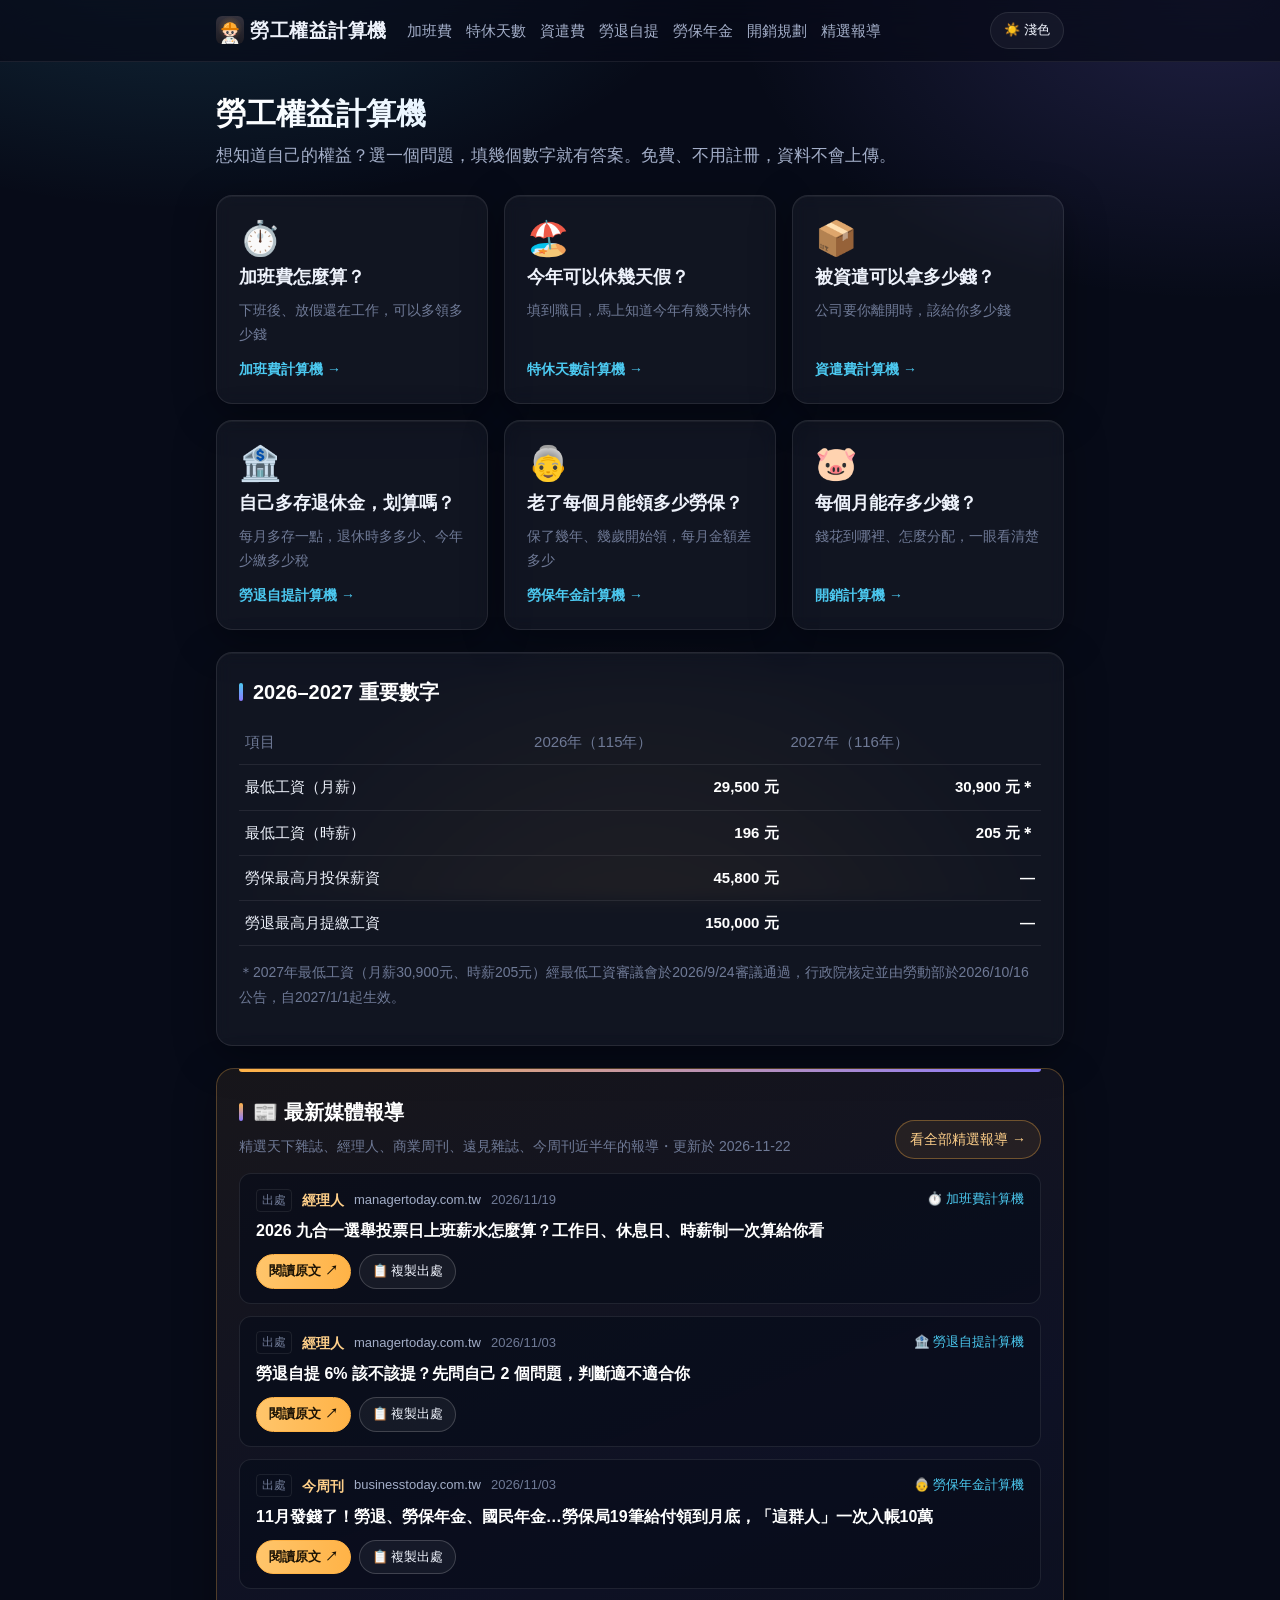
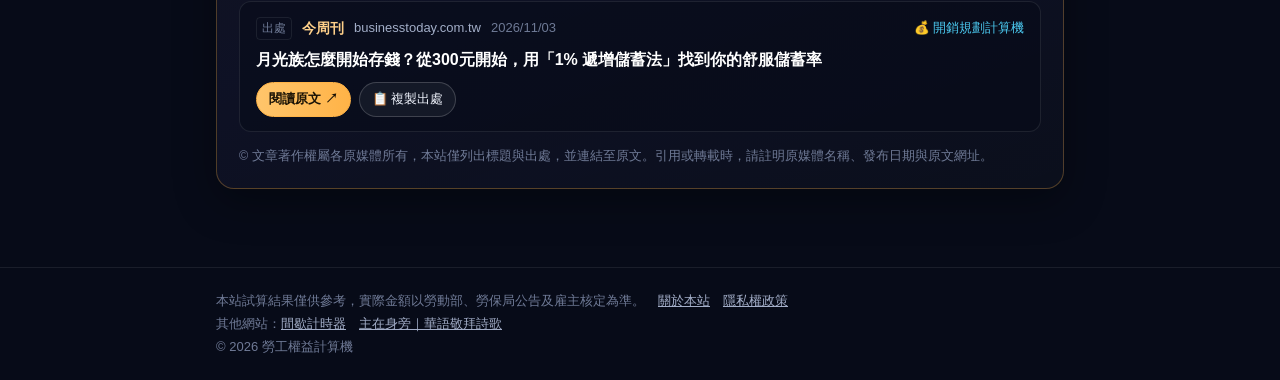
<file: index.html>
<!doctype html><html lang="zh-Hant-TW"><head><meta charset="utf-8"><script>try{if(localStorage.getItem("lc-theme")==="light")document.documentElement.dataset.theme="light"}catch(e){}</script><meta name="google-site-verification" content="qJiFqGGV6QfgCIbcOSD9Yrbxs5jmW34U30LSL2Sjmbo"><meta name="theme-color" content="#070b18"><meta name="viewport" content="width=device-width,initial-scale=1">
<title>勞工權益計算機｜加班費、特休、資遣費、勞退、勞保年金、開銷規劃線上試算</title><meta name="description" content="免費線上試算加班費、特休天數、資遣費、勞退自提與勞保老年年金，依最新勞基法與2026年最低工資計算，手機也好用。"><link rel="canonical" href="https://chengcheming-ai.github.io/labor-calculator/">
<meta property="og:title" content="勞工權益計算機｜加班費、特休、資遣費、勞退、勞保年金、開銷規劃線上試算"><meta property="og:description" content="免費線上試算加班費、特休天數、資遣費、勞退自提與勞保老年年金，依最新勞基法與2026年最低工資計算，手機也好用。"><meta property="og:type" content="website"><meta property="og:url" content="https://chengcheming-ai.github.io/labor-calculator/"><meta property="og:image" content="https://chengcheming-ai.github.io/labor-calculator/og.png?v=3"><meta property="og:image:width" content="1200"><meta property="og:image:height" content="630"><meta name="twitter:card" content="summary_large_image">
<script type="application/ld+json">{"@context": "https://schema.org", "@type": "WebApplication", "name": "勞工權益計算機", "url": "https://chengcheming-ai.github.io/labor-calculator/", "description": "免費線上試算加班費、特休天數、資遣費、勞退自提與勞保老年年金，依最新勞基法與2026年最低工資計算，手機也好用。", "applicationCategory": "FinanceApplication", "operatingSystem": "Any", "inLanguage": "zh-Hant-TW", "isAccessibleForFree": true, "offers": {"@type": "Offer", "price": "0", "priceCurrency": "TWD"}}</script>
<link rel="icon" href="icon.svg?v=3" type="image/svg+xml"><link rel="apple-touch-icon" href="apple-touch-icon.png?v=3"><link rel="stylesheet" href="style.css"></head><body>
<header><div class="in"><a class="logo" href="./"><img src="icon.svg?v=3" alt="" width="28" height="28" style="vertical-align:-7px;margin-right:6px">勞工權益計算機</a><nav><a href="overtime/">加班費</a><a href="annual-leave/">特休天數</a><a href="severance/">資遣費</a><a href="pension/">勞退自提</a><a href="labor-insurance/">勞保年金</a><a href="budget/">開銷規劃</a><a href="news/">精選報導</a></nav></div></header>
<main>
<h1>勞工權益計算機</h1><p class="lead">想知道自己的權益？選一個問題，填幾個數字就有答案。免費、不用註冊，資料不會上傳。</p>
<div class="grid tools"><a class="card" href="overtime/"><span class="ic" aria-hidden="true">⏱️</span><b>加班費怎麼算？</b><span class="note">下班後、放假還在工作，可以多領多少錢</span><span class="go">加班費計算機 →</span></a><a class="card" href="annual-leave/"><span class="ic" aria-hidden="true">🏖️</span><b>今年可以休幾天假？</b><span class="note">填到職日，馬上知道今年有幾天特休</span><span class="go">特休天數計算機 →</span></a><a class="card" href="severance/"><span class="ic" aria-hidden="true">📦</span><b>被資遣可以拿多少錢？</b><span class="note">公司要你離開時，該給你多少錢</span><span class="go">資遣費計算機 →</span></a><a class="card" href="pension/"><span class="ic" aria-hidden="true">🏦</span><b>自己多存退休金，划算嗎？</b><span class="note">每月多存一點，退休時多多少、今年少繳多少稅</span><span class="go">勞退自提計算機 →</span></a><a class="card" href="labor-insurance/"><span class="ic" aria-hidden="true">👵</span><b>老了每個月能領多少勞保？</b><span class="note">保了幾年、幾歲開始領，每月金額差多少</span><span class="go">勞保年金計算機 →</span></a><a class="card" href="budget/"><span class="ic" aria-hidden="true">🐷</span><b>每個月能存多少錢？</b><span class="note">錢花到哪裡、怎麼分配，一眼看清楚</span><span class="go">開銷計算機 →</span></a></div>
<div class="card"><h2 style="margin-top:0">2026–2027 重要數字</h2><table>
<tr><th>項目</th><th>2026年（115年）</th><th>2027年（116年）</th></tr>
<tr><td>最低工資（月薪）</td><td class="n">29,500 元</td><td class="n">30,900 元＊</td></tr>
<tr><td>最低工資（時薪）</td><td class="n">196 元</td><td class="n">205 元＊</td></tr>
<tr><td>勞保最高月投保薪資</td><td class="n">45,800 元</td><td class="n">—</td></tr>
<tr><td>勞退最高月提繳工資</td><td class="n">150,000 元</td><td class="n">—</td></tr></table>
<p class="note">＊2027年最低工資（月薪30,900元、時薪205元）經最低工資審議會於2026/9/24審議通過，行政院核定並由勞動部於2026/10/16公告，自2027/1/1起生效。</p></div>
<section class="news-box" id="news" data-k="*"></section></main>
<footer><div class="in">本站試算結果僅供參考，實際金額以勞動部、勞保局公告及雇主核定為準。　<a href="about/">關於本站</a>　<a href="privacy/">隱私權政策</a><br>其他網站：<a href="https://chengcheming-ai.github.io/interval-timer/" target="_blank" rel="noopener">間歇計時器</a>　<a href="https://chengcheming-ai.github.io/zhu-zai-shen-pang/" target="_blank" rel="noopener">主在身旁｜華語敬拜詩歌</a><br>© 2026 勞工權益計算機</div></footer>
<script src="news.js"></script><script src="common.js"></script><script data-goatcounter="https://laborcalc-tw.goatcounter.com/count" async src="//gc.zgo.at/count.js"></script></body></html>
</file>
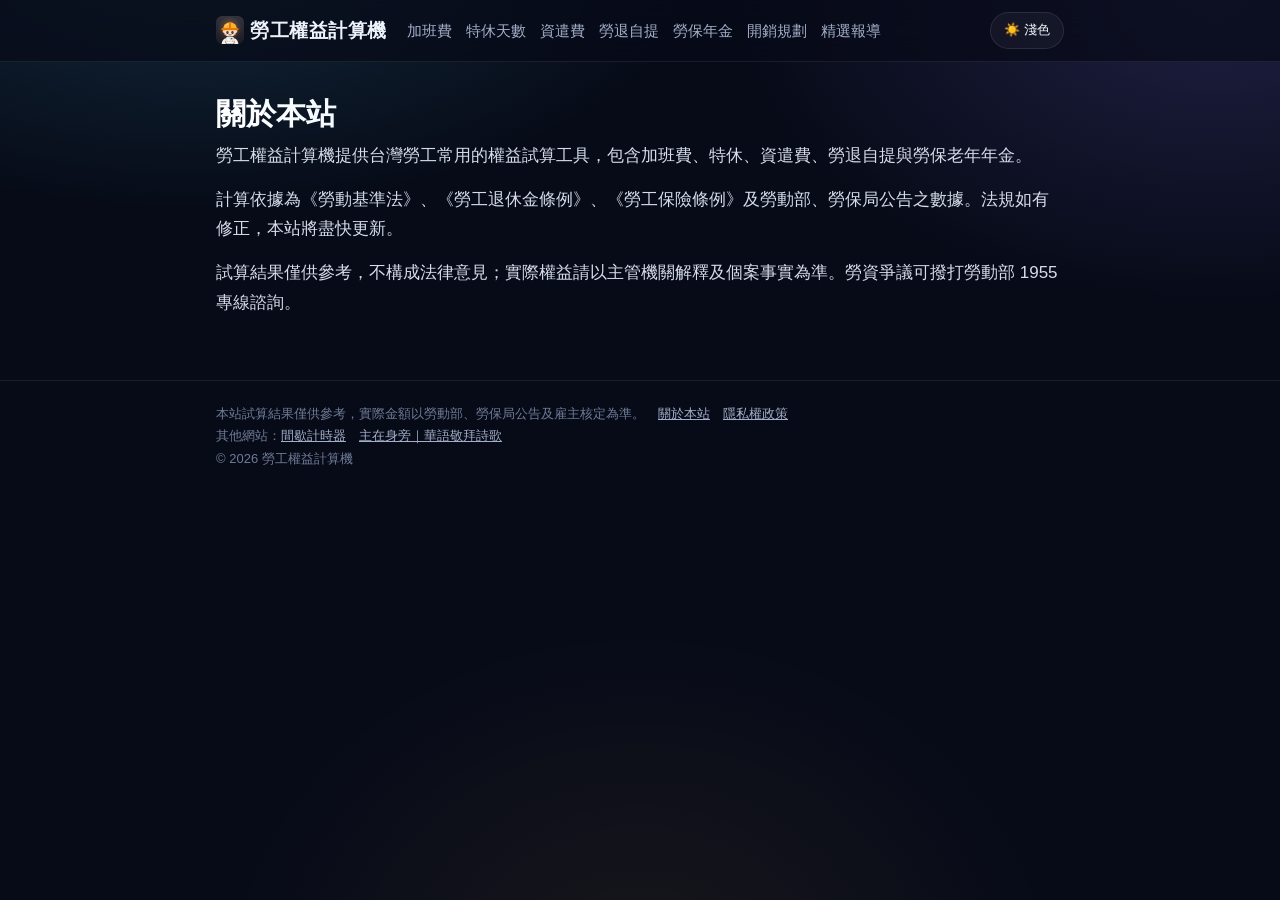
<file: about/index.html>
<!doctype html><html lang="zh-Hant-TW"><head><meta charset="utf-8"><script>try{if(localStorage.getItem("lc-theme")==="light")document.documentElement.dataset.theme="light"}catch(e){}</script><meta name="theme-color" content="#070b18"><meta name="viewport" content="width=device-width,initial-scale=1">
<title>關於本站｜勞工權益計算機</title><meta name="description" content="勞工權益計算機的介紹與資料來源說明。"><link rel="canonical" href="https://chengcheming-ai.github.io/labor-calculator/about/">
<meta property="og:title" content="關於本站｜勞工權益計算機"><meta property="og:description" content="勞工權益計算機的介紹與資料來源說明。"><meta property="og:type" content="website"><meta property="og:url" content="https://chengcheming-ai.github.io/labor-calculator/about/"><meta property="og:image" content="https://chengcheming-ai.github.io/labor-calculator/og.png?v=3"><meta property="og:image:width" content="1200"><meta property="og:image:height" content="630"><meta name="twitter:card" content="summary_large_image">
<script type="application/ld+json">{"@context": "https://schema.org", "@type": "BreadcrumbList", "itemListElement": [{"@type": "ListItem", "position": 1, "name": "勞工權益計算機", "item": "https://chengcheming-ai.github.io/labor-calculator/"}, {"@type": "ListItem", "position": 2, "name": "關於本站", "item": "https://chengcheming-ai.github.io/labor-calculator/about/"}]}</script>
<link rel="icon" href="../icon.svg?v=3" type="image/svg+xml"><link rel="apple-touch-icon" href="../apple-touch-icon.png?v=3"><link rel="stylesheet" href="../style.css"></head><body>
<header><div class="in"><a class="logo" href="../"><img src="../icon.svg?v=3" alt="" width="28" height="28" style="vertical-align:-7px;margin-right:6px">勞工權益計算機</a><nav><a href="../overtime/">加班費</a><a href="../annual-leave/">特休天數</a><a href="../severance/">資遣費</a><a href="../pension/">勞退自提</a><a href="../labor-insurance/">勞保年金</a><a href="../budget/">開銷規劃</a><a href="../news/">精選報導</a></nav></div></header>
<main><h1>關於本站</h1><article><p>勞工權益計算機提供台灣勞工常用的權益試算工具，包含加班費、特休、資遣費、勞退自提與勞保老年年金。</p>
<p>計算依據為《勞動基準法》、《勞工退休金條例》、《勞工保險條例》及勞動部、勞保局公告之數據。法規如有修正，本站將盡快更新。</p>
<p>試算結果僅供參考，不構成法律意見；實際權益請以主管機關解釋及個案事實為準。勞資爭議可撥打勞動部 1955 專線諮詢。</p></article></main>
<footer><div class="in">本站試算結果僅供參考，實際金額以勞動部、勞保局公告及雇主核定為準。　<a href="../about/">關於本站</a>　<a href="../privacy/">隱私權政策</a><br>其他網站：<a href="https://chengcheming-ai.github.io/interval-timer/" target="_blank" rel="noopener">間歇計時器</a>　<a href="https://chengcheming-ai.github.io/zhu-zai-shen-pang/" target="_blank" rel="noopener">主在身旁｜華語敬拜詩歌</a><br>© 2026 勞工權益計算機</div></footer>
<script src="../common.js"></script><script data-goatcounter="https://laborcalc-tw.goatcounter.com/count" async src="//gc.zgo.at/count.js"></script></body></html>
</file>
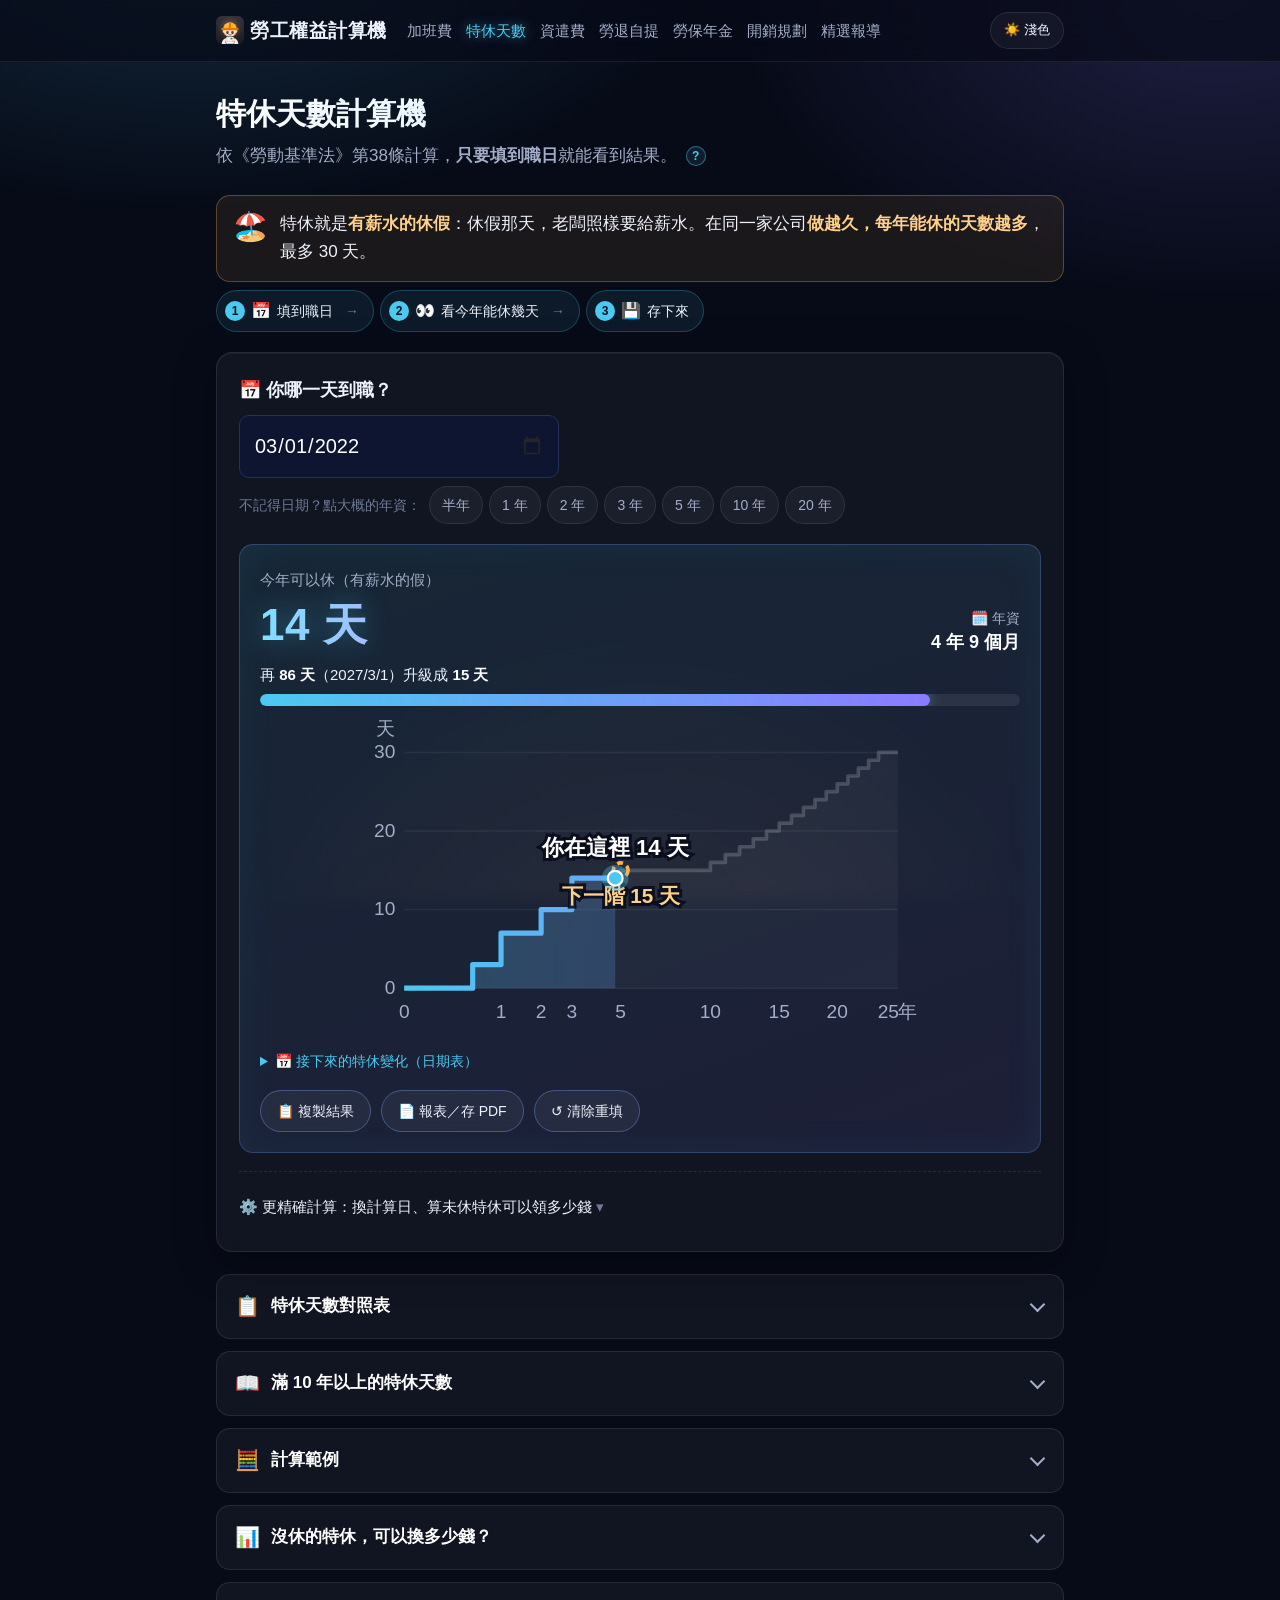
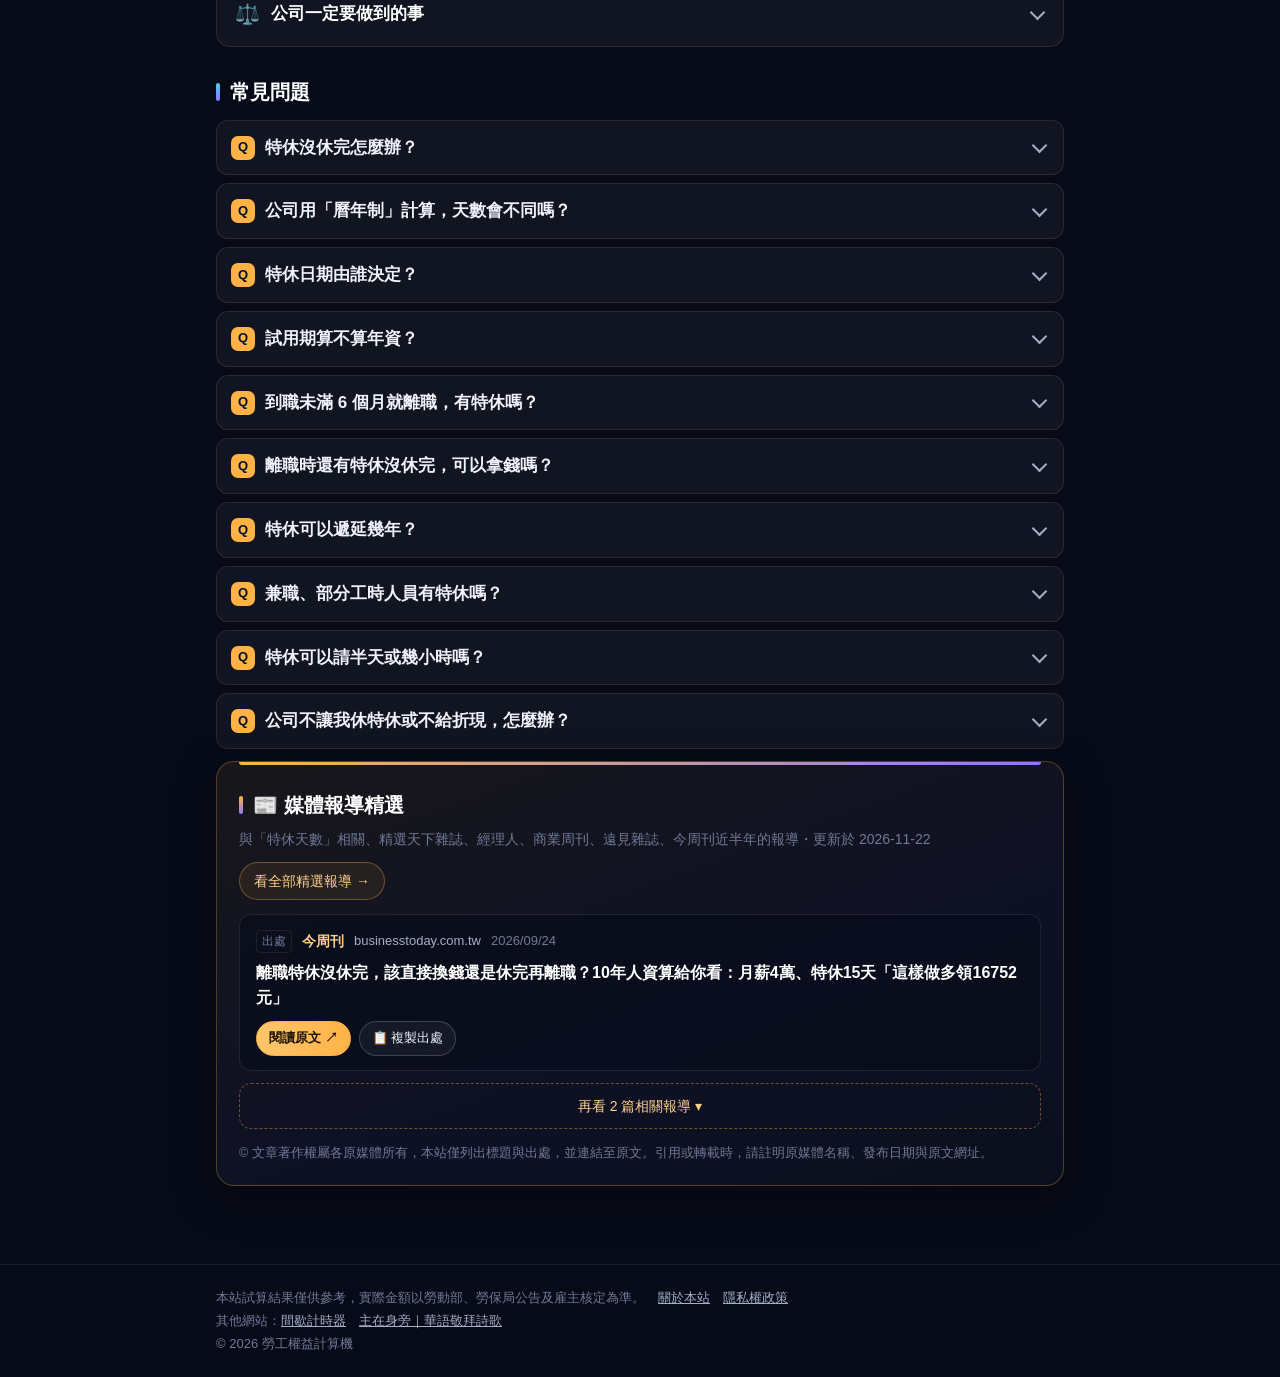
<file: annual-leave/index.html>
<!doctype html><html lang="zh-Hant-TW"><head><meta charset="utf-8"><script>try{if(localStorage.getItem("lc-theme")==="light")document.documentElement.dataset.theme="light"}catch(e){}</script><meta name="theme-color" content="#070b18"><meta name="viewport" content="width=device-width,initial-scale=1">
<title>特休天數計算機 2026｜依到職日算特休、未休特休折現</title><meta name="description" content="特休怎麼算？輸入到職日，依勞基法第38條自動計算今年特休天數、下一次特休何時增加，並可試算未休特休折算工資。"><link rel="canonical" href="https://chengcheming-ai.github.io/labor-calculator/annual-leave/">
<meta property="og:title" content="特休天數計算機 2026｜依到職日算特休、未休特休折現"><meta property="og:description" content="特休怎麼算？輸入到職日，依勞基法第38條自動計算今年特休天數、下一次特休何時增加，並可試算未休特休折算工資。"><meta property="og:type" content="website"><meta property="og:url" content="https://chengcheming-ai.github.io/labor-calculator/annual-leave/"><meta property="og:image" content="https://chengcheming-ai.github.io/labor-calculator/og.png?v=3"><meta property="og:image:width" content="1200"><meta property="og:image:height" content="630"><meta name="twitter:card" content="summary_large_image">
<script type="application/ld+json">{"@context": "https://schema.org", "@type": "WebApplication", "name": "特休天數計算機", "url": "https://chengcheming-ai.github.io/labor-calculator/annual-leave/", "description": "特休怎麼算？輸入到職日，依勞基法第38條自動計算今年特休天數、下一次特休何時增加，並可試算未休特休折算工資。", "applicationCategory": "FinanceApplication", "operatingSystem": "Any", "inLanguage": "zh-Hant-TW", "isAccessibleForFree": true, "offers": {"@type": "Offer", "price": "0", "priceCurrency": "TWD"}}</script><script type="application/ld+json">{"@context": "https://schema.org", "@type": "BreadcrumbList", "itemListElement": [{"@type": "ListItem", "position": 1, "name": "勞工權益計算機", "item": "https://chengcheming-ai.github.io/labor-calculator/"}, {"@type": "ListItem", "position": 2, "name": "特休天數計算機", "item": "https://chengcheming-ai.github.io/labor-calculator/annual-leave/"}]}</script>
<link rel="icon" href="../icon.svg?v=3" type="image/svg+xml"><link rel="apple-touch-icon" href="../apple-touch-icon.png?v=3"><link rel="stylesheet" href="../style.css"></head><body>
<header><div class="in"><a class="logo" href="../"><img src="../icon.svg?v=3" alt="" width="28" height="28" style="vertical-align:-7px;margin-right:6px">勞工權益計算機</a><nav><a href="../overtime/">加班費</a><a href="../annual-leave/" class=on>特休天數</a><a href="../severance/">資遣費</a><a href="../pension/">勞退自提</a><a href="../labor-insurance/">勞保年金</a><a href="../budget/">開銷規劃</a><a href="../news/">精選報導</a></nav></div></header>
<main>
<h1>特休天數計算機</h1><p class="lead">依《勞動基準法》第38條計算，<b>只要填到職日</b>就能看到結果。 <button type="button" class="qm" aria-expanded="false" aria-controls="qm-yr">?</button><span class="qm-t" id="qm-yr" hidden>本計算機用「週年制」：從到職日起算，每滿一年重新計算。公司若用曆年制等其他方式，天數不能比週年制少。</span></p><div class="say"><span class="em">🏖️</span><div>特休就是<b>有薪水的休假</b>：休假那天，老闆照樣要給薪水。在同一家公司<b>做越久，每年能休的天數越多</b>，最多 30 天。</div></div>
<ol class="howto" aria-label="使用步驟"><li><span aria-hidden="true">📅</span>填到職日</li><li><span aria-hidden="true">👀</span>看今年能休幾天</li><li><span aria-hidden="true">💾</span>存下來</li></ol>
<div class="card al"><div class="grid al-quick"><div><label for="st" class="q-lab">📅 你哪一天到職？</label><input id="st" class="q-in" min="1950-01-01" max="2100-12-31" type="date" value="2022-03-01" ></div></div>
<div class="chips" id="ago" aria-label="不記得確切日期？選一個大概的年資"><span class="note">不記得日期？點大概的年資：</span><button type="button" class="chip" data-m="6">半年</button><button type="button" class="chip" data-m="12">1 年</button><button type="button" class="chip" data-m="24">2 年</button><button type="button" class="chip" data-m="36">3 年</button><button type="button" class="chip" data-m="60">5 年</button><button type="button" class="chip" data-m="120">10 年</button><button type="button" class="chip" data-m="240">20 年</button></div>
<div class="res"><div class="al-top"><div><span class="al-lbl">今年可以休（有薪水的假）</span><div class="big" id="days">-</div></div><div class="al-yr">🗓️ 年資<br><b id="yr">-</b></div></div>
<div class="al-next" id="nextbox"><div class="al-nt" id="nexttxt"></div><div class="al-bar"><i id="nextbar"></i></div></div>
<svg id="stair" class="stair" viewBox="0 0 380 212" role="img" aria-label="特休天數隨年資增加的階梯圖"></svg>
<p id="pay"></p>
<details class="sub"><summary>📅 接下來的特休變化（日期表）</summary><table id="tb"></table></details></div>
<details class="more" id="more"><summary>⚙️ 更精確計算：換計算日、算未休特休可以領多少錢</summary><div class="grid"><div><label for="dt">計算日（預設今天）</label><input id="dt" min="1950-01-01" max="2100-12-31" data-nosave type="date" value="" ></div><div><label for="sal">月薪（元）</label><input id="sal" min="0" max="1000000" data-why="月薪請輸入 0～100 萬元之間的金額" type="number" value="36000" ></div><div><label for="left">還有幾天特休沒休？ <button type="button" class="qm" aria-expanded="false" aria-controls="qm-left">?</button></label><span class="qm-t" id="qm-left" hidden>年度結束或離職時還沒休完的特休，公司要折算成工資給你：月薪 ÷ 30 × 天數。</span><input id="left" min="0" data-why="未休特休最多是「今年特休」加上「去年遞延」的天數" type="number" value="0" ></div></div></details></div>

<article><details class="sec"><summary><span class="si" aria-hidden="true">📋</span><h2>特休天數對照表</h2></summary><div class="sec-b"><p class="ch-t" style="margin-top:4px">📊 做越久，每年能休越多天</p><svg id="ch0" role="img" aria-label="年資和每年特休天數的長條圖"></svg><table><tr><th>年資</th><th>特休天數</th></tr>
<tr><td>滿 6 個月，未滿 1 年</td><td>3 日</td></tr><tr><td>滿 1 年，未滿 2 年</td><td>7 日</td></tr><tr><td>滿 2 年，未滿 3 年</td><td>10 日</td></tr>
<tr><td>滿 3 年，未滿 5 年</td><td>每年 14 日</td></tr><tr><td>滿 5 年，未滿 10 年</td><td>每年 15 日</td></tr><tr><td>滿 10 年以上</td><td>每 1 年加 1 日，最多 30 日</td></tr></table></div></details>
<details class="sec"><summary><span class="si" aria-hidden="true">📖</span><h2>滿 10 年以上的特休天數</h2></summary><div class="sec-b"><p>滿 10 年起每多 1 年加 1 日，加到 30 日為止：</p><div class="tw"><table><tr><th>年資</th><th>特休天數</th></tr><tr><td>滿 10 年</td><td class="n">16 日</td></tr><tr><td>滿 12 年</td><td class="n">18 日</td></tr><tr><td>滿 15 年</td><td class="n">21 日</td></tr><tr><td>滿 18 年</td><td class="n">24 日</td></tr><tr><td>滿 20 年</td><td class="n">26 日</td></tr><tr><td>滿 24 年</td><td class="n">30 日</td></tr></table></div></div></details>
<details class="sec"><summary><span class="si" aria-hidden="true">🧮</span><h2>計算範例</h2></summary><div class="sec-b"><p>2022 年 3 月 1 日到職：2022 年 9 月 1 日滿 6 個月，有 <b>3 日</b>；2023 年 3 月 1 日滿 1 年，有 <b>7 日</b>；2024 年滿 2 年，有 <b>10 日</b>；2025 年滿 3 年起，每年 <b>14 日</b>；2027 年滿 5 年起，每年 <b>15 日</b>。</p><p>月薪 36,000 元、還有 3 天沒休：36,000 ÷ 30 × 3 = <b>3,600 元</b>。</p></div></details>
<details class="sec"><summary><span class="si" aria-hidden="true">📊</span><h2>沒休的特休，可以換多少錢？</h2></summary><div class="sec-b"><p>日薪＝月薪 ÷ 30。沒休的特休可以換成：日薪 × 沒休的天數（元，四捨五入）：</p><div class="tw"><table><tr><th>月薪</th><th>1 天</th><th>3 天</th><th>5 天</th><th>7 天</th><th>10 天</th></tr><tr><td>29,500（2026 基本工資）</td><td class="n">983</td><td class="n">2,950</td><td class="n">4,917</td><td class="n">6,883</td><td class="n">9,833</td></tr><tr><td>36,000</td><td class="n">1,200</td><td class="n">3,600</td><td class="n">6,000</td><td class="n">8,400</td><td class="n">12,000</td></tr><tr><td>45,000</td><td class="n">1,500</td><td class="n">4,500</td><td class="n">7,500</td><td class="n">10,500</td><td class="n">15,000</td></tr><tr><td>60,000</td><td class="n">2,000</td><td class="n">6,000</td><td class="n">10,000</td><td class="n">14,000</td><td class="n">20,000</td></tr></table></div><p class="note">用年度結束或離職前，最近 1 個月的正常薪水來算。</p></div></details>
<details class="sec"><summary><span class="si" aria-hidden="true">⚖️</span><h2>公司一定要做到的事</h2></summary><div class="sec-b"><ul><li><b>主動提醒：</b>你有特休時，公司要告訴你可以排休。</li><li><b>休假照領薪水：</b>特休那天，薪水要照給。</li><li><b>每年寫給你看：</b>你有幾天特休、休了幾天、沒休的換多少錢，公司每年都要記在薪水清冊上，並用書面通知你。</li><li><b>沒休完要給錢：</b>年度結束或離職時沒休完的特休，要換成錢給你，不能直接「歸零」。</li></ul><p>公司沒做到，可以被罰 2 萬到 100 萬元（《勞動基準法》第79條）。</p></div></details>
<h2 class="faq-h">常見問題</h2><div class="faq"><details class="qa"><summary><span>特休沒休完怎麼辦？</span></summary><div class="qa-a">年度結束或離職時沒休完的特休，公司要換成錢給你：日薪（月薪 ÷ 30）× 沒休的天數。你也可以和公司說好，把假留到下一年再休；下一年結束還沒休完，就要換成錢。</div></details>
<details class="qa"><summary><span>公司用「曆年制」計算，天數會不同嗎？</span></summary><div class="qa-a">公司可以用「每年 1 月 1 日重新算」等方法，但算出來的天數，不能比「從到職日起算」（週年制）少。這個計算機用週年制算。</div></details>
<details class="qa"><summary><span>特休日期由誰決定？</span></summary><div class="qa-a">由你自己決定哪天休。公司真的很忙時，可以和你商量換日子。</div></details><details class="qa"><summary><span>試用期算不算年資？</span></summary><div class="qa-a">算。從上班第一天就開始算，試用期也包括在內。</div></details><details class="qa"><summary><span>到職未滿 6 個月就離職，有特休嗎？</span></summary><div class="qa-a">沒有。在同一家公司做滿 6 個月，才會有 3 天特休。</div></details><details class="qa"><summary><span>離職時還有特休沒休完，可以拿錢嗎？</span></summary><div class="qa-a">可以。不管是自己離職、被資遣或合約到期，沒休完的特休（包括從去年留下來的）都要換成錢給你。</div></details><details class="qa"><summary><span>特休可以遞延幾年？</span></summary><div class="qa-a">和公司說好的話，可以留到下一年休，但只能留 1 年。下一年結束或離職時還沒休完，就要換成錢。</div></details><details class="qa"><summary><span>兼職、部分工時人員有特休嗎？</span></summary><div class="qa-a">有。兼職的人也有特休，天數照你的工作時間占全職的比例來算。</div></details><details class="qa"><summary><span>特休可以請半天或幾小時嗎？</span></summary><div class="qa-a">可以。特休通常用「天」來算，但可以和公司商量用半天或小時來請。</div></details><details class="qa"><summary><span>公司不讓我休特休或不給折現，怎麼辦？</span></summary><div class="qa-a">可以向公司所在地的勞工局申訴，或打勞動部 1955 免費專線問。記得先留好打卡紀錄、薪水單、請假紀錄。</div></details></div></article>
<section class="news-box" id="news" data-k="annual-leave"></section></main>
<footer><div class="in">本站試算結果僅供參考，實際金額以勞動部、勞保局公告及雇主核定為準。　<a href="../about/">關於本站</a>　<a href="../privacy/">隱私權政策</a><br>其他網站：<a href="https://chengcheming-ai.github.io/interval-timer/" target="_blank" rel="noopener">間歇計時器</a>　<a href="https://chengcheming-ai.github.io/zhu-zai-shen-pang/" target="_blank" rel="noopener">主在身旁｜華語敬拜詩歌</a><br>© 2026 勞工權益計算機</div></footer>
<script src="../news.js"></script><script src="../common.js"></script><script>function days(y){if(y<0.5)return 0;if(y<1)return 3;if(y<2)return 7;if(y<3)return 10;if(y<5)return 14;if(y<10)return 15;return Math.min(30,15+Math.floor(y)-9)}
function addM(d,m){const r=new Date(d);r.setMonth(r.getMonth()+m);return r}
const dd=(a,b)=>Math.ceil((b-a)/864e5);
const ms=[6,12,24,36,48,60,72,84,96,108,120,132,144,156,168,180,192,204,216,228,240,252,264,276,288];
if(!$('dt').value)$('dt').valueAsDate=new Date();
/* 階梯圖 */
const SX=y=>30+Math.sqrt(Math.min(y,26)/26)*335,SY=d=>182-d/30*160;
(()=>{const th=[0,0.5,1,2,3,5,...Array.from({length:15},(_,i)=>10+i)];let p=`M${SX(0)},${SY(0)}`;
 th.forEach((t,i)=>{if(i)p+=`H${SX(t)}V${SY(days(t))}`});p+=`H${SX(26)}`;
 const ax=[0,1,2,3,5,10,15,20,25].map(t=>`<text x="${SX(t)}" y="202" text-anchor="middle">${t}</text>`).join('');
 const ay=[0,10,20,30].map(d=>`<line x1="30" x2="365" y1="${SY(d)}" y2="${SY(d)}" class="gl"/><text x="24" y="${SY(d)+4}" text-anchor="end">${d}</text>`).join('');
 $('stair').innerHTML=`<defs><linearGradient id="sg" x1="0" x2="1"><stop offset="0" stop-color="#4cc9f0"/><stop offset="1" stop-color="#8b7bff"/></linearGradient><clipPath id="done"><rect id="donerect" x="0" y="0" width="0" height="212"/></clipPath></defs>
${ay}<g class="ax">${ax}<text x="378" y="202" text-anchor="end">年</text><text x="24" y="10" text-anchor="end">天</text></g>
<path d="${p}V${SY(0)}H${SX(0)}Z" class="area"/><path d="${p}V${SY(0)}H${SX(0)}Z" class="area on" clip-path="url(#done)"/>
<path d="${p}" class="line"/><path d="${p}" class="line on" clip-path="url(#done)"/>
<g id="nxt" class="nxt"><circle r="5"/><text id="nxtt" dy="22" text-anchor="middle"></text></g>
<g id="me" class="me"><circle r="9" class="pulse"/><circle r="5"/><text id="met" dy="-16" text-anchor="middle"></text></g>`})();
function stair(y,cur,ny,nd){
 const x=SX(y);$('donerect').setAttribute('width',x);
 const me=$('me');me.style.transform=`translate(${x}px,${SY(cur)}px)`;$('met').textContent=`你在這裡 ${cur} 天`;
 $('met').setAttribute('text-anchor',x>300?'end':x<80?'start':'middle');
 const n=$('nxt');n.style.display=ny===null?'none':'';if(ny!==null){n.style.transform=`translate(${SX(ny)}px,${SY(nd)}px)`;$('nxtt').textContent=`下一階 ${nd} 天`;$('nxtt').setAttribute('text-anchor',SX(ny)>300?'end':'middle')}}
/* 「大概年資」按鈕 */
$('ago').addEventListener('click',e=>{const b=e.target.closest('button[data-m]');if(!b)return;const t=dv('dt'),d=addM(isNaN(t)?new Date():t,-b.dataset.m);
 $('st').value=d.toISOString().slice(0,10);$('st').dispatchEvent(new Event('input'));
 document.querySelectorAll('#ago button').forEach(x=>x.classList.toggle('on',x===b))});
$('st').addEventListener('input',e=>{if(e.isTrusted)document.querySelectorAll('#ago button').forEach(x=>x.classList.remove('on'))});
chart($('ch0'),{type:'bar',xs:['半年','1','2','3','5','10','15','20','24'],xu:'年',yf:v=>Math.round(v)+'',series:[{v:[3,7,10,14,15,16,21,26,30]}]});
bind(()=>{const s=dv('st'),t=dv('dt');if(isNaN(s)||isNaN(t))return;
let m=(t.getFullYear()-s.getFullYear())*12+t.getMonth()-s.getMonth();if(t.getDate()<s.getDate())m--;const y=m/12,cur=days(y),T=[];$('left').max=cur*2;
if(m<0){$('yr').textContent='尚未到職';$('days').textContent='0 天';$('pay').textContent='';$('tb').innerHTML='';$('nexttxt').textContent='';$('nextbar').style.width='0';stair(0,0,0.5,3);
 tips([['neg','alert','到職日比計算日還晚？穿越時空的員工你好 👽 請檢查一下日期']]);return}
$('yr').textContent=Math.floor(m/12)+' 年 '+(m%12)+' 個月';$('days').textContent=cur+' 天';
$('pay').innerHTML=num('left')>0?`💰 未休 ${num('left')} 天可折算工資：<b>${fmt(num('sal')/30*num('left'))} 元</b>`:'';
let rows='<tr><th>日期</th><th>年資</th><th>當年度特休</th></tr>',c=0,nx=null;
for(const k of ms){if(k<=m)continue;if(nx===null&&days(k/12)>cur)nx=k;const d=addM(s,k);rows+=`<tr><td>${d.toLocaleDateString('zh-TW')}</td><td>${k<12?'6 個月':k/12+' 年'}</td><td>${days(k/12)} 天</td></tr>`;if(++c>=6)break}
$('tb').innerHTML=rows;
/* 下一階進度 */
const st0=[0,...ms].find(k=>days(k/12)===cur)??0;
if(nx===null){$('nexttxt').innerHTML='🏆 已經是最高的 <b>30 天</b>了！';$('nextbar').style.width='100%'}
else{const a=addM(s,st0),b=addM(s,nx),left=dd(t,b),pc=Math.max(0,Math.min(100,(t-a)/(b-a)*100));
 $('nexttxt').innerHTML=`再 <b>${left.toLocaleString('zh-TW')} 天</b>（${b.toLocaleDateString('zh-TW')}）升級成 <b>${days(nx/12)} 天</b>`;$('nextbar').style.width=pc.toFixed(1)+'%'}
stair(y,cur,nx===null?null:nx/12,nx===null?0:days(nx/12));
if(m<6)T.push(['next','info',`再 ${dd(t,addM(s,6))} 天就解鎖人生第一筆 3 天特休 🔓 撐住！`]);
else if(nx!==null){const n=dd(t,addM(s,nx));if(n<=30)T.push(['next','ok',`🎉 再 ${n} 天，特休就從 ${cur} 天升級成 ${days(nx/12)} 天！`])}
const anniv=m>=12&&m%12===0&&t.getDate()===s.getDate();
if(anniv)T.push(['anniv','ok',`🎂 今天到職滿 ${m/12} 年！給自己一個掌聲 👏`]);
celebrate('anniv',anniv,true);
if(cur>=20)T.push(['senior','info',`特休 ${cur} 天，資深前輩請收下我的膝蓋 🙇`]);
const L=num('left');
if(L>=5)T.push(['left','warn',`還有 ${L} 天特休沒休！不休白不休，揪團出去玩吧 ✈️（年度結束沒休完，可以折現約 ${fmt(num('sal')/30*L)} 元）`]);
else if(L>0)T.push(['left','info',`還剩 ${L} 天特休，記得排進行事曆 😉`]);
tips(T)});
if(num('left')>0)$('more').open=true;</script><script data-goatcounter="https://laborcalc-tw.goatcounter.com/count" async src="//gc.zgo.at/count.js"></script></body></html>
</file>
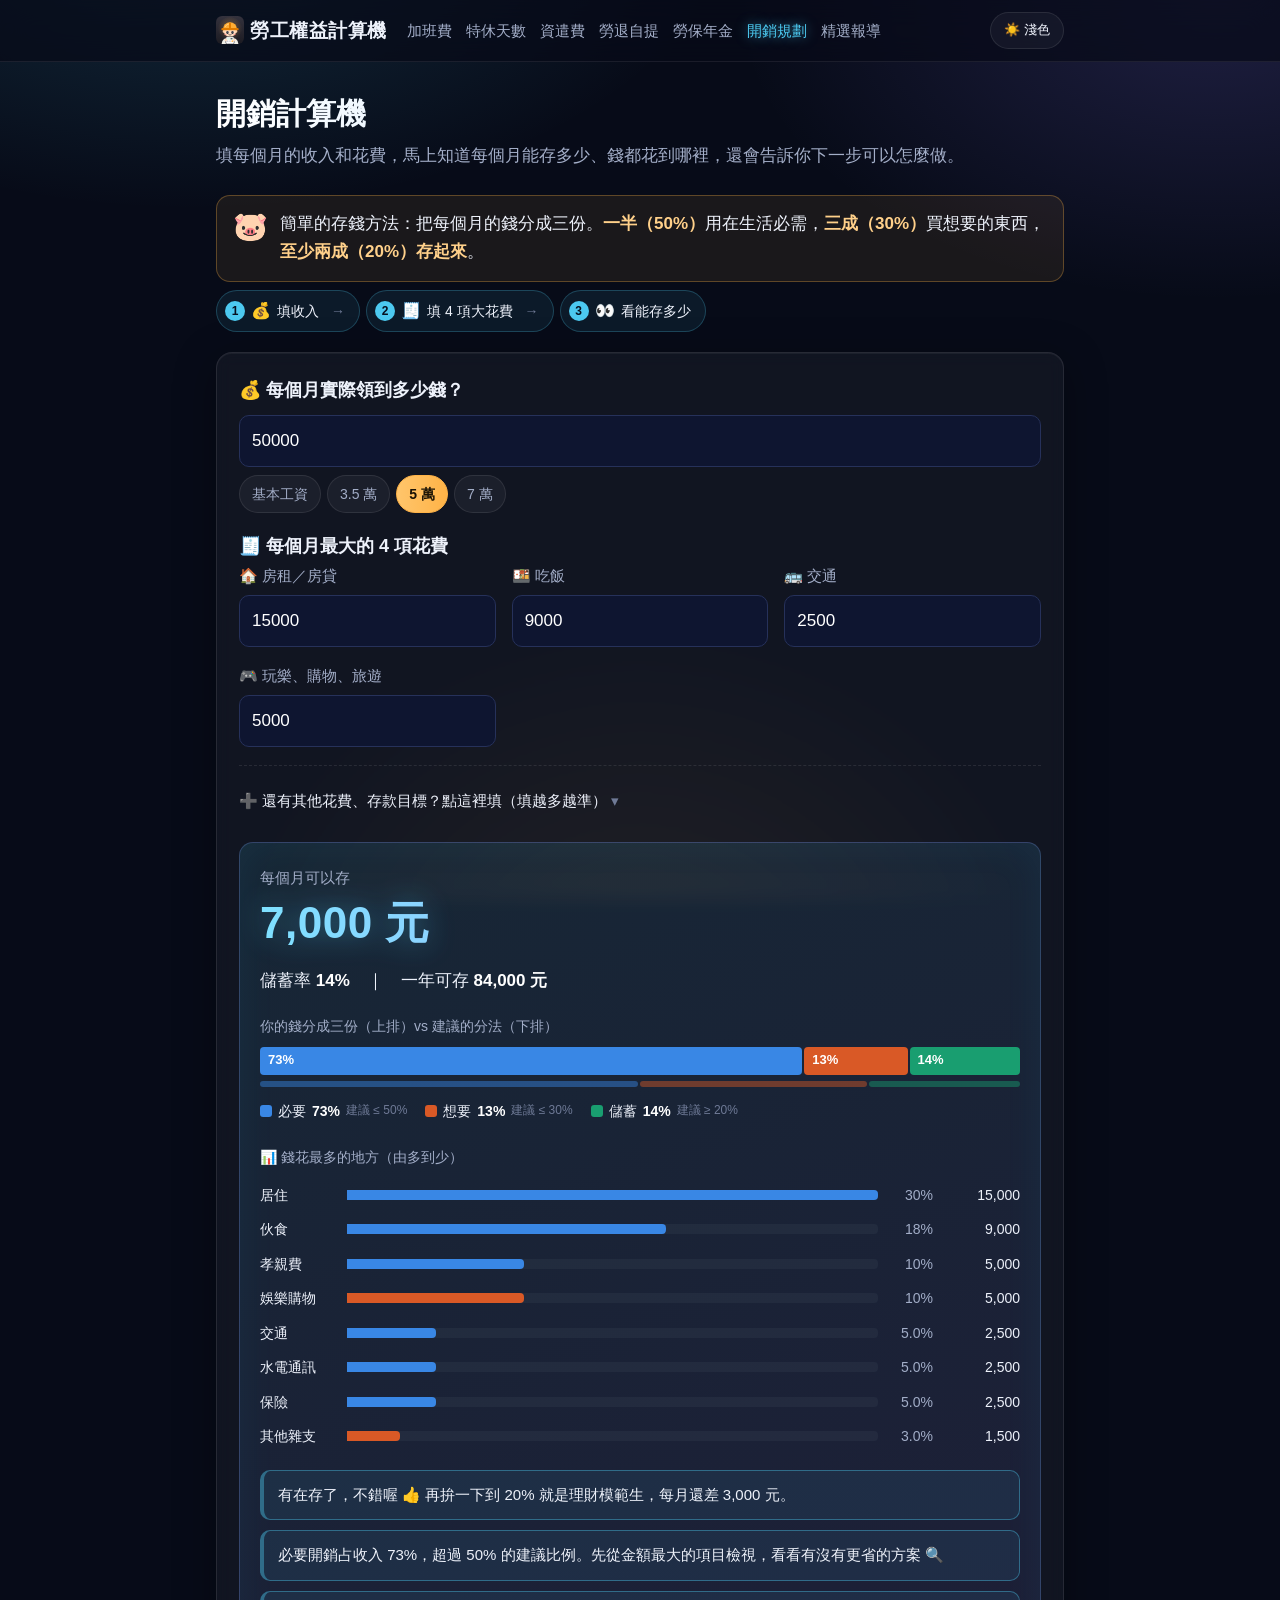
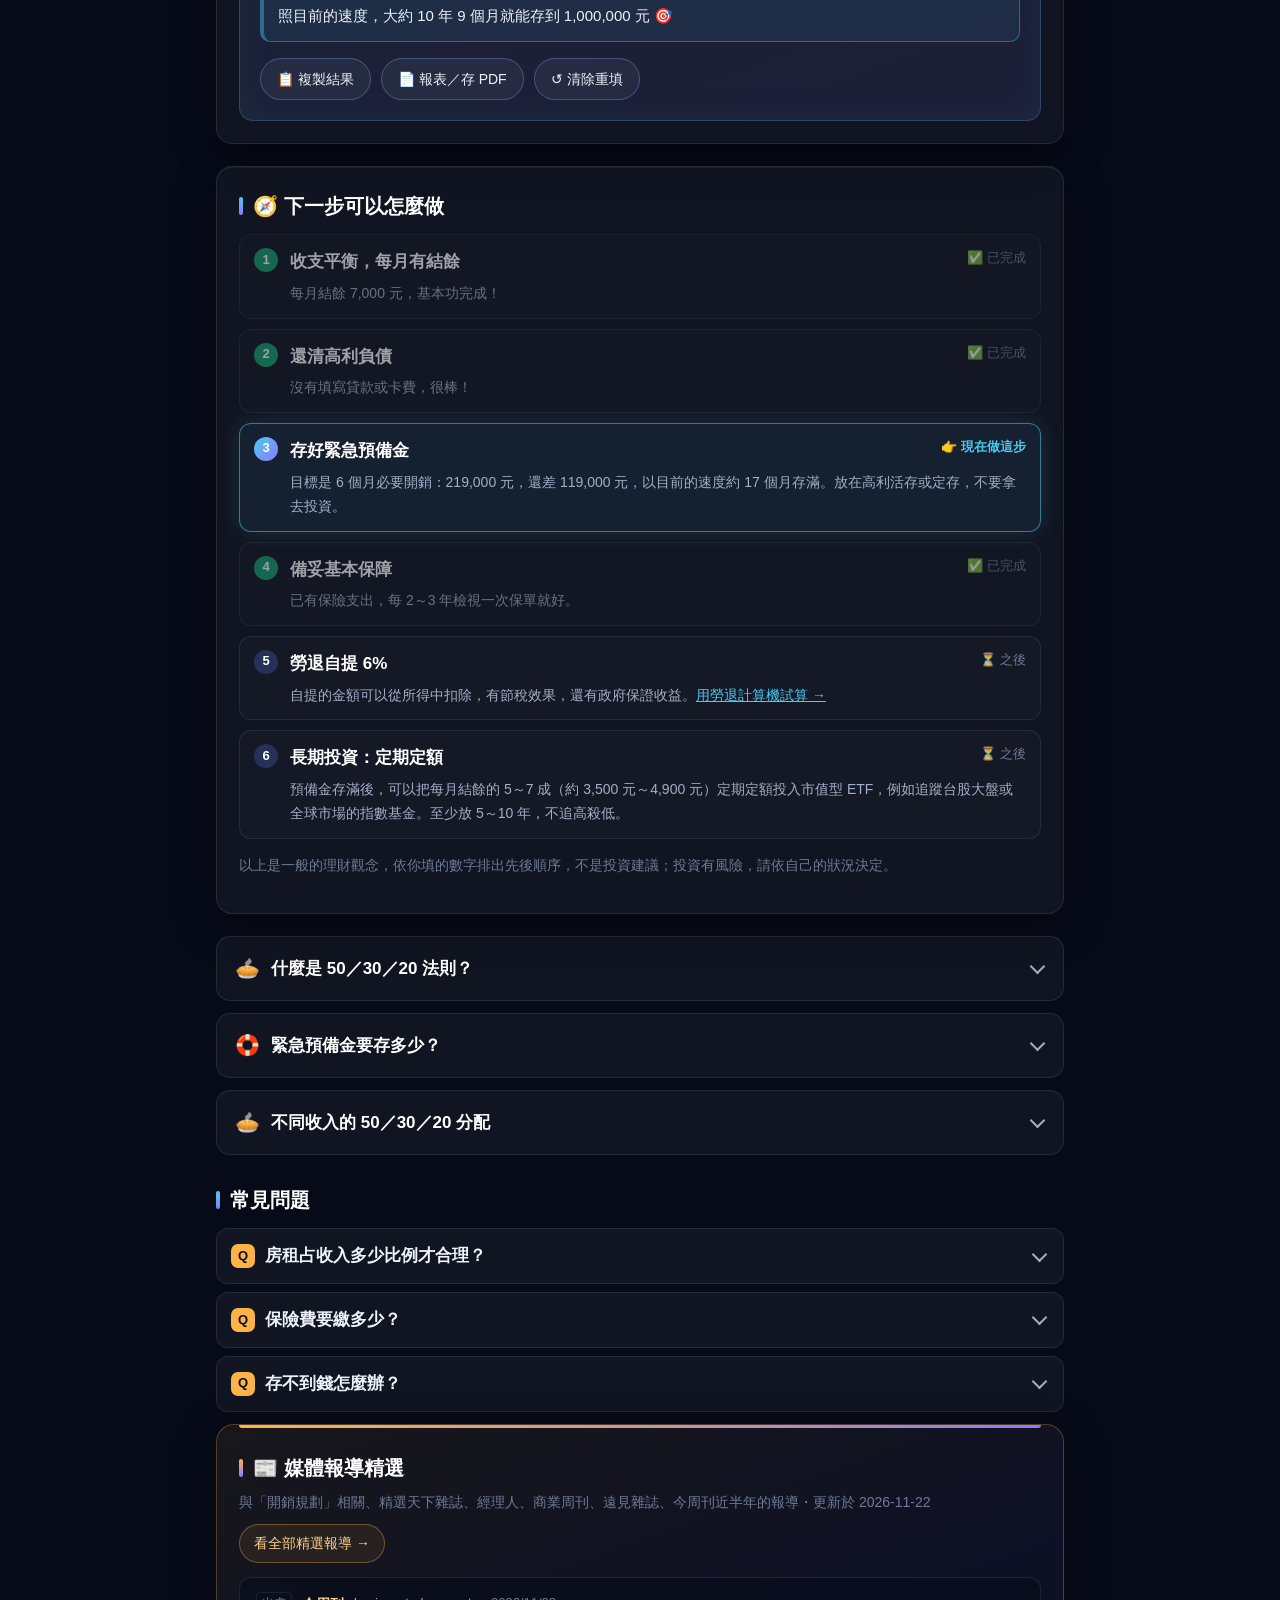
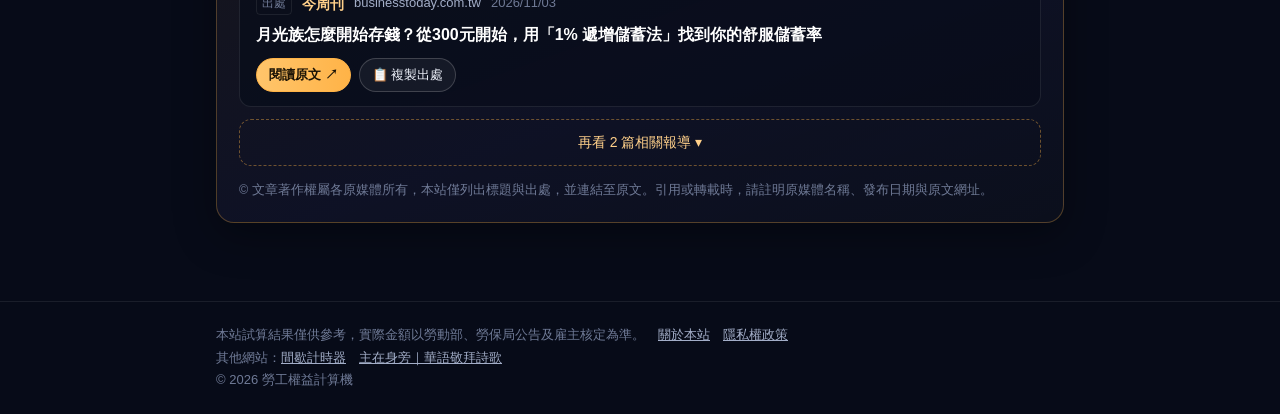
<file: budget/index.html>
<!doctype html><html lang="zh-Hant-TW"><head><meta charset="utf-8"><script>try{if(localStorage.getItem("lc-theme")==="light")document.documentElement.dataset.theme="light"}catch(e){}</script><meta name="theme-color" content="#070b18"><meta name="viewport" content="width=device-width,initial-scale=1">
<title>每月開銷計算機｜儲蓄率、50/30/20 收入分配試算</title><meta name="description" content="每個月能存多少錢？輸入收入與房租、伙食、交通等開銷，自動算出儲蓄率、50/30/20 收入分配，並依你的狀況建議緊急預備金、還債、投資等理財方向。"><link rel="canonical" href="https://chengcheming-ai.github.io/labor-calculator/budget/">
<meta property="og:title" content="每月開銷計算機｜儲蓄率、50/30/20 收入分配試算"><meta property="og:description" content="每個月能存多少錢？輸入收入與房租、伙食、交通等開銷，自動算出儲蓄率、50/30/20 收入分配，並依你的狀況建議緊急預備金、還債、投資等理財方向。"><meta property="og:type" content="website"><meta property="og:url" content="https://chengcheming-ai.github.io/labor-calculator/budget/"><meta property="og:image" content="https://chengcheming-ai.github.io/labor-calculator/og.png?v=3"><meta property="og:image:width" content="1200"><meta property="og:image:height" content="630"><meta name="twitter:card" content="summary_large_image">
<script type="application/ld+json">{"@context": "https://schema.org", "@type": "WebApplication", "name": "開銷計算機", "url": "https://chengcheming-ai.github.io/labor-calculator/budget/", "description": "每個月能存多少錢？輸入收入與房租、伙食、交通等開銷，自動算出儲蓄率、50/30/20 收入分配，並依你的狀況建議緊急預備金、還債、投資等理財方向。", "applicationCategory": "FinanceApplication", "operatingSystem": "Any", "inLanguage": "zh-Hant-TW", "isAccessibleForFree": true, "offers": {"@type": "Offer", "price": "0", "priceCurrency": "TWD"}}</script><script type="application/ld+json">{"@context": "https://schema.org", "@type": "BreadcrumbList", "itemListElement": [{"@type": "ListItem", "position": 1, "name": "勞工權益計算機", "item": "https://chengcheming-ai.github.io/labor-calculator/"}, {"@type": "ListItem", "position": 2, "name": "開銷計算機", "item": "https://chengcheming-ai.github.io/labor-calculator/budget/"}]}</script>
<link rel="icon" href="../icon.svg?v=3" type="image/svg+xml"><link rel="apple-touch-icon" href="../apple-touch-icon.png?v=3"><link rel="stylesheet" href="../style.css"></head><body>
<header><div class="in"><a class="logo" href="../"><img src="../icon.svg?v=3" alt="" width="28" height="28" style="vertical-align:-7px;margin-right:6px">勞工權益計算機</a><nav><a href="../overtime/">加班費</a><a href="../annual-leave/">特休天數</a><a href="../severance/">資遣費</a><a href="../pension/">勞退自提</a><a href="../labor-insurance/">勞保年金</a><a href="../budget/" class=on>開銷規劃</a><a href="../news/">精選報導</a></nav></div></header>
<main>
<h1>開銷計算機</h1><p class="lead">填每個月的收入和花費，馬上知道每個月能存多少、錢都花到哪裡，還會告訴你下一步可以怎麼做。</p>
<div class="say"><span class="em">🐷</span><div>簡單的存錢方法：把每個月的錢分成三份。<b>一半（50%）</b>用在生活必需，<b>三成（30%）</b>買想要的東西，<b>至少兩成（20%）存起來</b>。</div></div>
<ol class="howto" aria-label="使用步驟"><li><span aria-hidden="true">💰</span>填收入</li><li><span aria-hidden="true">🧾</span>填 4 項大花費</li><li><span aria-hidden="true">👀</span>看能存多少</li></ol>
<div class="card"><div class="qgrid">
<div><label for="inc" class="q-lab">💰 每個月實際領到多少錢？</label><input id="inc" min="0" max="10000000" data-why="收入請輸入 0～1,000 萬元之間" type="number" value="50000" inputmode="numeric"><div class="chips" data-for="inc" data-opts="29500:基本工資|35000:3.5 萬|50000:5 萬|70000:7 萬"></div></div>
<div><p class="q-lab" style="margin:0">🧾 每個月最大的 4 項花費</p><div class="grid"><div><label for="rent">🏠 房租／房貸</label><input id="rent" min="0" max="1000000" data-why="金額請輸入 0～100 萬元之間" type="number" value="15000" inputmode="numeric"></div><div><label for="food">🍱 吃飯</label><input id="food" min="0" max="1000000" data-why="金額請輸入 0～100 萬元之間" type="number" value="9000" inputmode="numeric"></div><div><label for="trans">🚌 交通</label><input id="trans" min="0" max="1000000" data-why="金額請輸入 0～100 萬元之間" type="number" value="2500" inputmode="numeric"></div><div><label for="fun">🎮 玩樂、購物、旅遊</label><input id="fun" min="0" max="1000000" data-why="金額請輸入 0～100 萬元之間" type="number" value="5000" inputmode="numeric"></div></div></div>
</div>
<details class="more" id="more"><summary>➕ 還有其他花費、存款目標？點這裡填（填越多越準）</summary>
<h3 class="grp"><i class="sw" style="background:var(--c-need)"></i>其他「一定要花」的錢</h3><div class="grid"><div><label for="bill">💡 水電瓦斯、網路電話</label><input id="bill" min="0" max="1000000" data-why="金額請輸入 0～100 萬元之間" type="number" value="2500" inputmode="numeric"></div><div><label for="ins">🛡️ 保險</label><input id="ins" min="0" max="1000000" data-why="金額請輸入 0～100 萬元之間" type="number" value="2500" inputmode="numeric"></div><div><label for="fam">👪 給家人（孝親費）</label><input id="fam" min="0" max="1000000" data-why="金額請輸入 0～100 萬元之間" type="number" value="5000" inputmode="numeric"></div><div><label for="edu">🎒 小孩教育</label><input id="edu" min="0" max="1000000" data-why="金額請輸入 0～100 萬元之間" type="number" value="0" inputmode="numeric"></div><div><label for="debt">💳 其他貸款、卡費</label><input id="debt" min="0" max="1000000" data-why="金額請輸入 0～100 萬元之間" type="number" value="0" inputmode="numeric"></div></div>
<h3 class="grp"><i class="sw" style="background:var(--c-want)"></i>其他「想要」的花費</h3><div class="grid"><div><label for="misc">🧺 其他雜七雜八</label><input id="misc" min="0" max="1000000" data-why="金額請輸入 0～100 萬元之間" type="number" value="1500" inputmode="numeric"></div></div>
<h3 class="grp">💰 其他收入、存款和目標</h3><div class="grid"><div><label for="oth">其他收入（兼差、房租收入等）</label><input id="oth" min="0" max="10000000" data-why="收入請輸入 0～1,000 萬元之間" type="number" value="0" inputmode="numeric"></div><div><label for="cash">現在存了多少錢？</label><input id="cash" min="0" max="1000000000" data-why="金額請輸入 0～10 億元之間" type="number" value="100000" inputmode="numeric"></div><div><label for="goal">想存到多少錢？</label><input id="goal" min="0" max="1000000000" data-why="金額請輸入 0～10 億元之間" type="number" value="1000000" inputmode="numeric"></div></div></details>
<div class="res"><span class="lbl">每個月可以存</span><div class="big" id="save">-</div><p id="sub"></p>
<div class="seg-h"><span>你的錢分成三份（上排）vs 建議的分法（下排）</span></div>
<div class="seg" id="seg"></div><div class="seg ideal" aria-hidden="true"><b style="flex:50"></b><b style="flex:30"></b><b style="flex:20"></b></div>
<div class="legend" id="lg"></div>
<div class="seg-h" style="margin-top:22px"><span>📊 錢花最多的地方（由多到少）</span></div><div class="rank" id="rank"></div></div></div>
<div class="card"><h2 style="margin-top:0">🧭 下一步可以怎麼做</h2><ol class="steps" id="steps"></ol>
<p class="note">以上是一般的理財觀念，依你填的數字排出先後順序，不是投資建議；投資有風險，請依自己的狀況決定。</p></div>
<div id="tt" class="tt" hidden></div>

<article><details class="sec"><summary><span class="si" aria-hidden="true">🥧</span><h2>什麼是 50／30／20 法則？</h2></summary><div class="sec-b"><p>把每月收入分成三份：<b>50% 用在必要開銷</b>（房租、伙食、交通、保險等），<b>30% 用在想要的開銷</b>（娛樂、購物、旅遊），<b>至少 20% 存下來</b>。這是最常見的入門理財比例，可以依自己的生活調整，但儲蓄率越高，離財務自由越近。</p></div></details>
<details class="sec"><summary><span class="si" aria-hidden="true">🛟</span><h2>緊急預備金要存多少？</h2></summary><div class="sec-b"><p>一般建議存下 <b>6 個月的必要開銷</b>，放在隨時領得出來的活存或定存，用來應付失業、生病等突發狀況。存滿之後，再把多餘的錢拿去做長期投資。</p></div></details>
<details class="sec"><summary><span class="si" aria-hidden="true">🥧</span><h2>不同收入的 50／30／20 分配</h2></summary><div class="sec-b"><p>每月實領收入對應的建議金額（元）：</p><div class="tw"><table><tr><th>每月實領</th><th>必要開銷 50%</th><th>想要開銷 30%</th><th>儲蓄 20%</th><th>一年可存</th></tr><tr><td>30,000</td><td class="n">15,000</td><td class="n">9,000</td><td class="n">6,000</td><td class="n">72,000</td></tr><tr><td>40,000</td><td class="n">20,000</td><td class="n">12,000</td><td class="n">8,000</td><td class="n">96,000</td></tr><tr><td>50,000</td><td class="n">25,000</td><td class="n">15,000</td><td class="n">10,000</td><td class="n">120,000</td></tr><tr><td>60,000</td><td class="n">30,000</td><td class="n">18,000</td><td class="n">12,000</td><td class="n">144,000</td></tr><tr><td>80,000</td><td class="n">40,000</td><td class="n">24,000</td><td class="n">16,000</td><td class="n">192,000</td></tr></table></div></div></details>
<h2 class="faq-h">常見問題</h2><div class="faq"><details class="qa"><summary><span>房租占收入多少比例才合理？</span></summary><div class="qa-a">最好不要超過收入的 30%。房租太高，其他花費和存錢都會被擠掉。</div></details>
<details class="qa"><summary><span>保險費要繳多少？</span></summary><div class="qa-a">大約不要超過收入的 10%。先買醫療、意外、失能這些基本保障，再考慮其他的。</div></details>
<details class="qa"><summary><span>存不到錢怎麼辦？</span></summary><div class="qa-a">先記帳一個月，看看錢跑去哪裡，從「想要」的花費開始減少。也可以「先存再花」：一領到薪水，就先自動轉一筆到存錢的帳戶。</div></details></div></article>
<section class="news-box" id="news" data-k="budget"></section></main>
<footer><div class="in">本站試算結果僅供參考，實際金額以勞動部、勞保局公告及雇主核定為準。　<a href="../about/">關於本站</a>　<a href="../privacy/">隱私權政策</a><br>其他網站：<a href="https://chengcheming-ai.github.io/interval-timer/" target="_blank" rel="noopener">間歇計時器</a>　<a href="https://chengcheming-ai.github.io/zhu-zai-shen-pang/" target="_blank" rel="noopener">主在身旁｜華語敬拜詩歌</a><br>© 2026 勞工權益計算機</div></footer>
<script src="../news.js"></script><script src="../common.js"></script><script>const NEED=[['rent','居住'],['food','伙食'],['trans','交通'],['bill','水電通訊'],['ins','保險'],['fam','孝親費'],['edu','子女教育'],['debt','貸款卡費']],WANT=[['fun','娛樂購物'],['misc','其他雜支']];
const pc=x=>x===0?'0%':(x*100).toFixed(x>=0.1||x<=-0.1?0:1)+'%';
const tt=$('tt');
document.addEventListener('pointermove',e=>{const t=e.target.closest('[data-tip]');if(!t){tt.hidden=true;return}tt.hidden=false;tt.textContent=t.dataset.tip;
 const x=Math.min(e.clientX+14,innerWidth-tt.offsetWidth-8);tt.style.left=x+'px';tt.style.top=(e.clientY+16)+'px'});
document.addEventListener('pointerleave',()=>tt.hidden=true);
bind(()=>{
const I=num('inc')+num('oth'),items=[...NEED.map(([k,n])=>({k,n,v:num(k),g:'need'})),...WANT.map(([k,n])=>({k,n,v:num(k),g:'want'}))];
const N=items.filter(i=>i.g==='need').reduce((a,i)=>a+i.v,0),W=items.filter(i=>i.g==='want').reduce((a,i)=>a+i.v,0),S=I-N-W,r=I>0?S/I:0,cash=num('cash'),goal=num('goal'),E=6*N;
$('save').textContent=(S<0?'-':'')+fmt(Math.abs(S))+' 元';
$('sub').innerHTML=I>0?`儲蓄率 <b>${pc(r)}</b>　｜　一年${S<0?'透支':'可存'} <b>${fmt(Math.abs(S)*12)} 元</b>`:'';
// 收入分配分段長條
const tot=Math.max(I,N+W),parts=[['need','必要',N],['want','想要',W],['save','儲蓄',Math.max(S,0)]];
$('seg').innerHTML=tot>0?parts.filter(p=>p[2]>0).map(p=>{const s=p[2]/tot;return `<b class="${p[0]}" style="flex:${p[2]}" data-tip="${p[1]} ${fmt(p[2])} 元（${pc(I>0?p[2]/I:0)}）">${s>=0.09?pc(I>0?p[2]/I:s):''}</b>`}).join(''):'';
const ideal={need:'≤ 50%',want:'≤ 30%',save:'≥ 20%'};
$('lg').innerHTML=parts.map(p=>`<span><i class="sw ${p[0]}"></i>${p[1]} <b>${I>0?pc(p[2]/I):'-'}</b> <em>建議 ${ideal[p[0]]}</em></span>`).join('')+(S<0?`<span class="neg">透支 <b>${fmt(-S)} 元</b></span>`:'');
// 各項開銷排行
const rk=items.filter(i=>i.v>0).sort((a,b)=>b.v-a.v),mx=rk.length?rk[0].v:1;
$('rank').innerHTML=rk.map(i=>`<div class="row" data-tip="${i.n} ${fmt(i.v)} 元／月"><span class="nm">${i.n}</span><span class="bar"><b class="${i.g}" style="width:${Math.max(i.v/mx*100,1.5)}%"></b></span><span class="pv">${I>0?pc(i.v/I):'-'}</span><span class="av">${fmt(i.v)}</span></div>`).join('')||'<p class="note">還沒有輸入任何開銷</p>';
// 互動提醒
const T=[],f=x=>fmt(x)+' 元';
if(I<=0)T.push(['lv','info','先輸入每月收入，才能開始算喔 💰']);
else if(S<0)T.push(['lv','danger',`每月透支 ${f(-S)}！錢包在流血 🩸 先從「想要」類開銷開始砍，再檢查貸款和卡費。`]);
else if(r<0.1)T.push(['lv','warn',`月光邊緣人警報 🚨 每月只剩 ${f(S)}。試試把娛樂購物砍掉兩成，每月就能多存 ${f(num('fun')*0.2)}！`]);
else if(r<0.2)T.push(['lv','info',`有在存了，不錯喔 👍 再拚一下到 20% 就是理財模範生，每月還差 ${f(I*0.2-S)}。`]);
else if(r<0.3)T.push(['lv','ok',`理財模範生 🏅 儲蓄率 ${pc(r)}，已經達到 50／30／20 法則的標準！`]);
else if(r<0.5)T.push(['lv','ok',`存錢高手 💎 儲蓄率 ${pc(r)}，未來的你會跪謝現在的你 🙏`]);
else T.push(['lv','ok',`存錢大師 🧘 儲蓄率超過一半！提早退休（FIRE）不是夢 🔥`]);
celebrate('r30',I>0&&r>=0.3);celebrate('r50',I>0&&r>=0.5);
if(I>0){
 if(N/I>0.5)T.push(['need','info',`必要開銷占收入 ${pc(N/I)}，超過 50% 的建議比例。先從金額最大的項目檢視，看看有沒有更省的方案 🔍`]);
 if(num('rent')/I>0.3)T.push(['rent','warn',`居住支出占收入 ${pc(num('rent')/I)}，超過 30% 的建議上限，房東笑得比你開心 🏠`]);
 if(num('debt')/I>0.2)T.push(['debt','warn',`貸款、卡費占收入 ${pc(num('debt')/I)}。如果有卡費循環（年利率最高約 15%），請優先還清它！💳`]);
 if(num('ins')/I>0.1)T.push(['ins','info',`保費占收入 ${pc(num('ins')/I)}，超過 10% 可能保太多了，找時間檢視一下保單 📄`]);
 if(num('ins')===0)T.push(['ins','info','完全沒有保費？建議至少要有醫療險、意外險這類基本保障 🛡️']);
 if(W/I>0.3)T.push(['want','info',`想要類開銷占 ${pc(W/I)}，超過 30%。享受人生沒問題，但也要顧好錢包 🛍️`]);
 if(num('inc')>0&&num('inc')<29500)T.push(['min','info','月薪低於 2026 年最低工資 29,500 元，如果是全職工作，老闆可能違法囉 👀']);
}
if(goal>0){
 if(cash>=goal)T.push(['goal','ok',`已經達成 ${fmt(goal)} 元的存錢目標了！🎉 可以設定下一個更大的目標`]);
 else if(S>0){const mo=Math.ceil((goal-cash)/S),y=Math.floor(mo/12),m=mo%12;
  T.push(['goal',mo>600?'warn':'info',mo>600?`照目前的速度，要存 50 年以上才能達標 😵 建議提高儲蓄率，或讓投資複利幫你一把`:`照目前的速度，大約 ${y?y+' 年 ':''}${m?m+' 個月':''}就能存到 ${f(goal)} 🎯`])}
}
celebrate('goal',goal>0&&cash>=goal);
tips(T);
// 理財方向
const st=[];
st.push([S>0,'收支平衡，每月有結餘',S>0?`每月結餘 ${f(S)}，基本功完成！`:'先記帳一個月，找出可以刪減的開銷，目標是讓每個月都有結餘。']);
const hasDebt=num('debt')>0;
st.push([!hasDebt,'還清高利負債',hasDebt?'卡費循環、信用貸款等高利負債優先還清；房貸、學貸這類低利貸款照常繳就好。':'沒有填寫貸款或卡費，很棒！']);
st.push([cash>=E&&E>0,'存好緊急預備金',E<=0?'先填寫必要開銷，才能算出預備金目標。':cash>=E?`目前存款 ${f(cash)}，已達 6 個月必要開銷（${f(E)}）。`:`目標是 6 個月必要開銷：${f(E)}，還差 ${f(E-cash)}${S>0?`，以目前的速度約 ${Math.ceil((E-cash)/S)} 個月存滿`:''}。放在高利活存或定存，不要拿去投資。`]);
st.push([num('ins')>0,'備妥基本保障',num('ins')>0?'已有保險支出，每 2～3 年檢視一次保單就好。':'優先規劃醫療險、意外險；有家人要照顧的話，再考慮定期壽險。']);
st.push([null,'勞退自提 6%','自提的金額可以從所得中扣除，有節稅效果，還有政府保證收益。<a href="../pension/">用勞退計算機試算 →</a>']);
st.push([null,'長期投資：定期定額',S>0?`預備金存滿後，可以把每月結餘的 5～7 成（約 ${f(S*0.5)}～${f(S*0.7)}）定期定額投入市值型 ETF，例如追蹤台股大盤或全球市場的指數基金。至少放 5～10 年，不追高殺低。`:'先讓每月有結餘，再開始長期投資。']);
let cur=false;
$('steps').innerHTML=st.map(([done,t,d])=>{let c,b;if(done===true){c='done';b='✅ 已完成'}else if(!cur){cur=true;c='now';b='👉 現在做這步'}else{c='later';b='⏳ 之後'}
 return `<li class="${c}"><div class="sh"><b>${t}</b><span class="bd">${b}</span></div><p>${d}</p></li>`}).join('');
})</script><script data-goatcounter="https://laborcalc-tw.goatcounter.com/count" async src="//gc.zgo.at/count.js"></script></body></html>
</file>
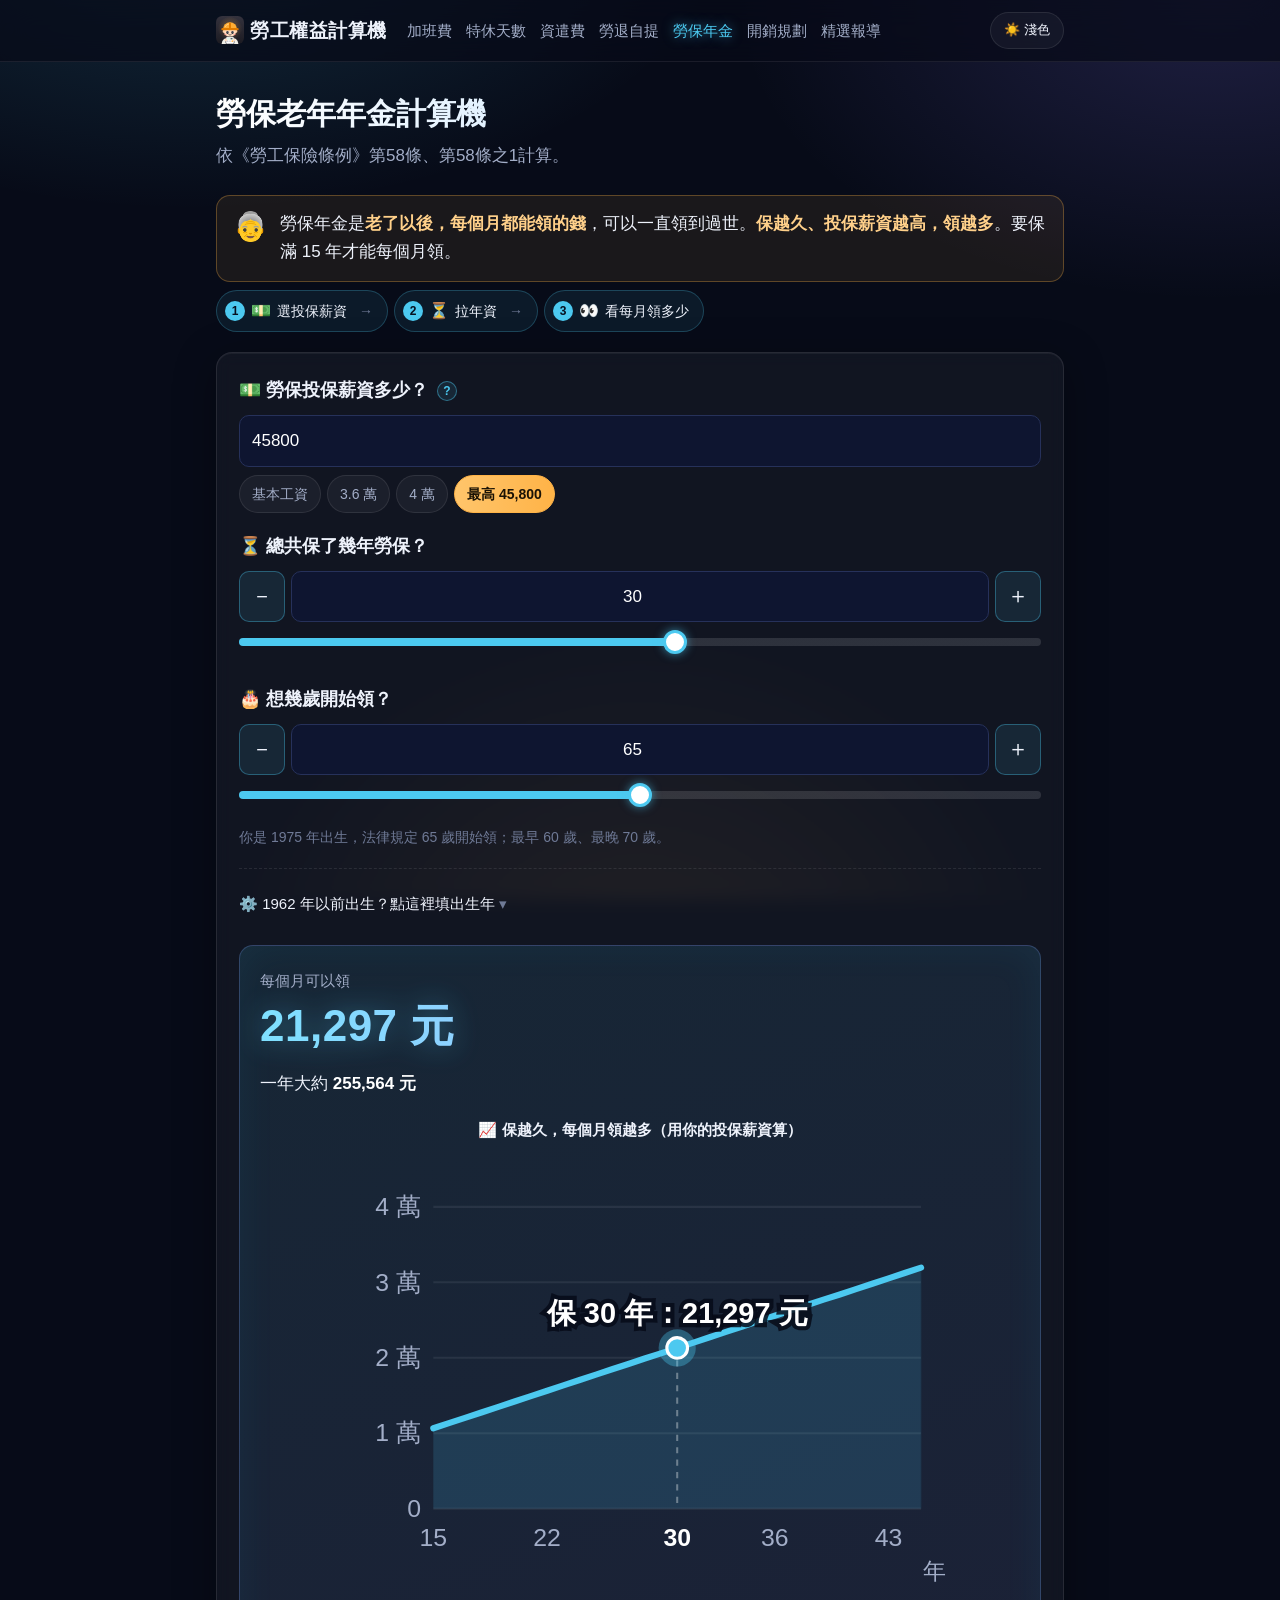
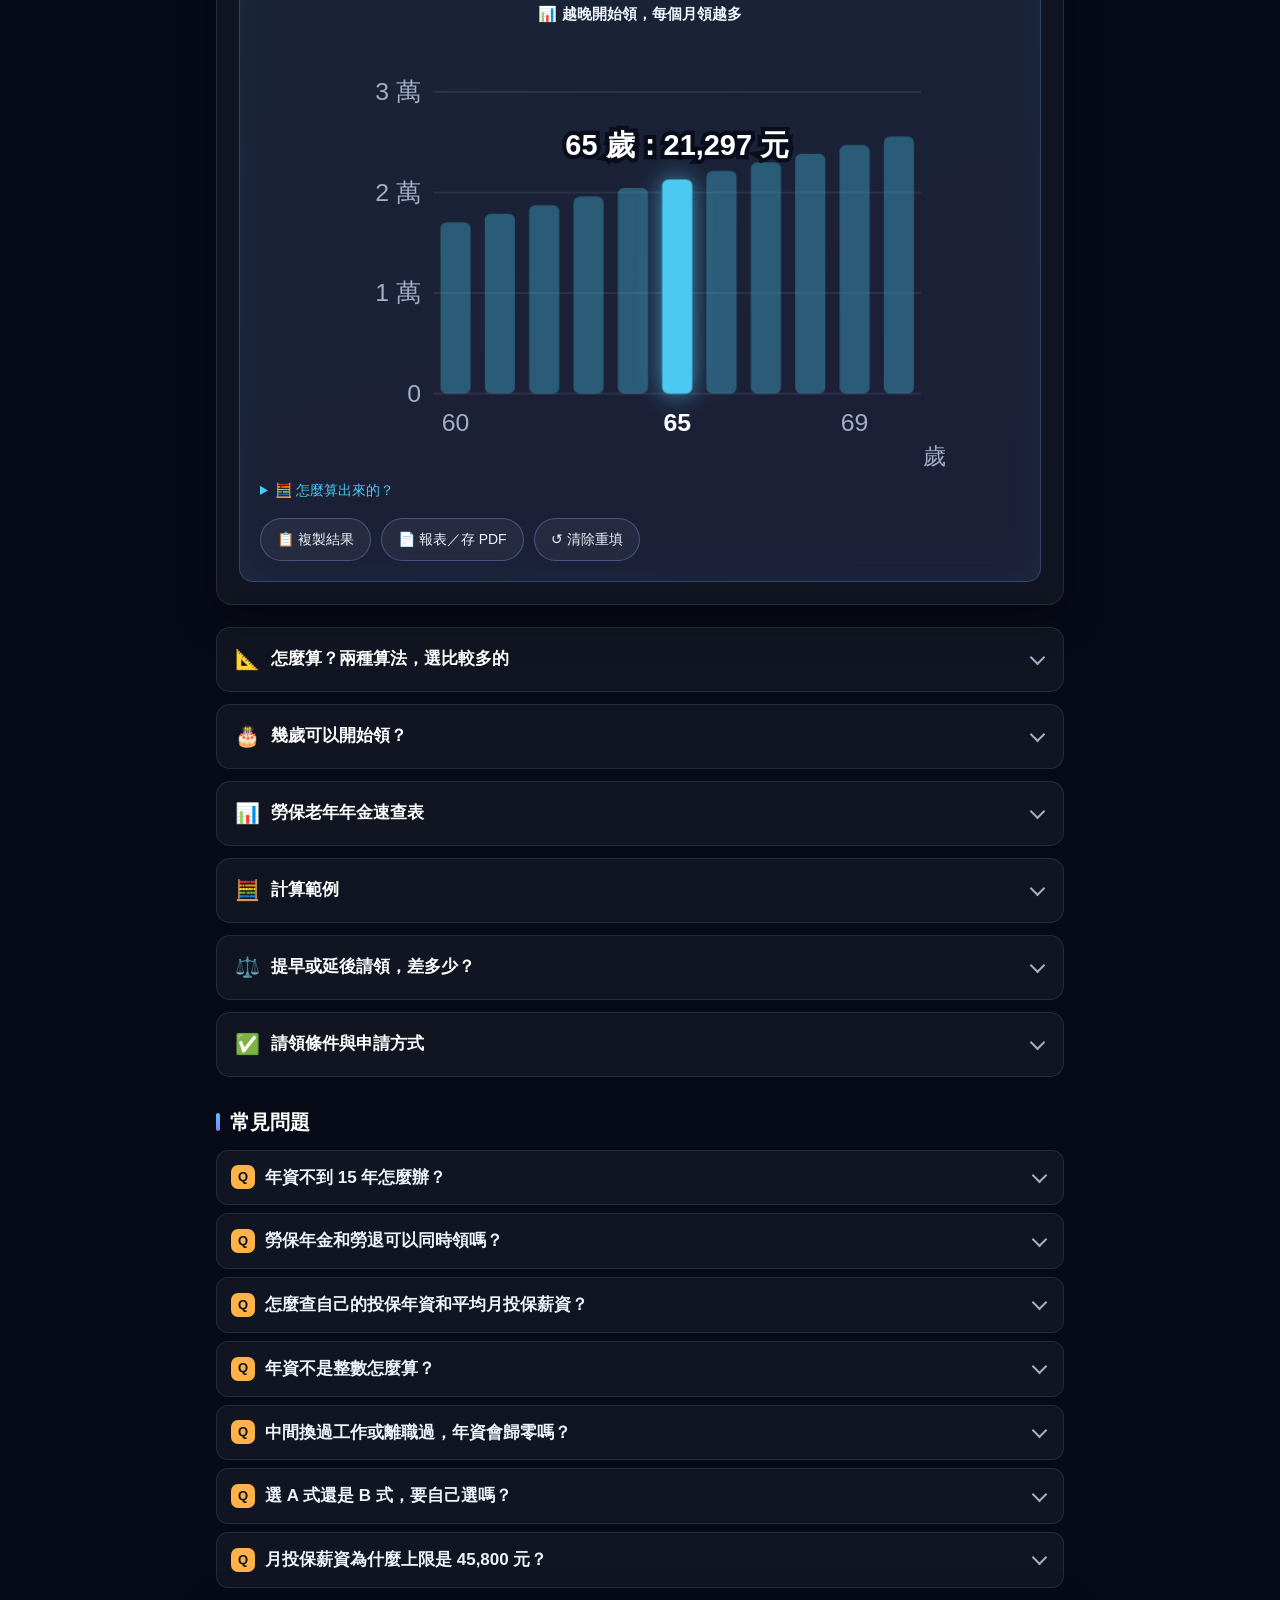
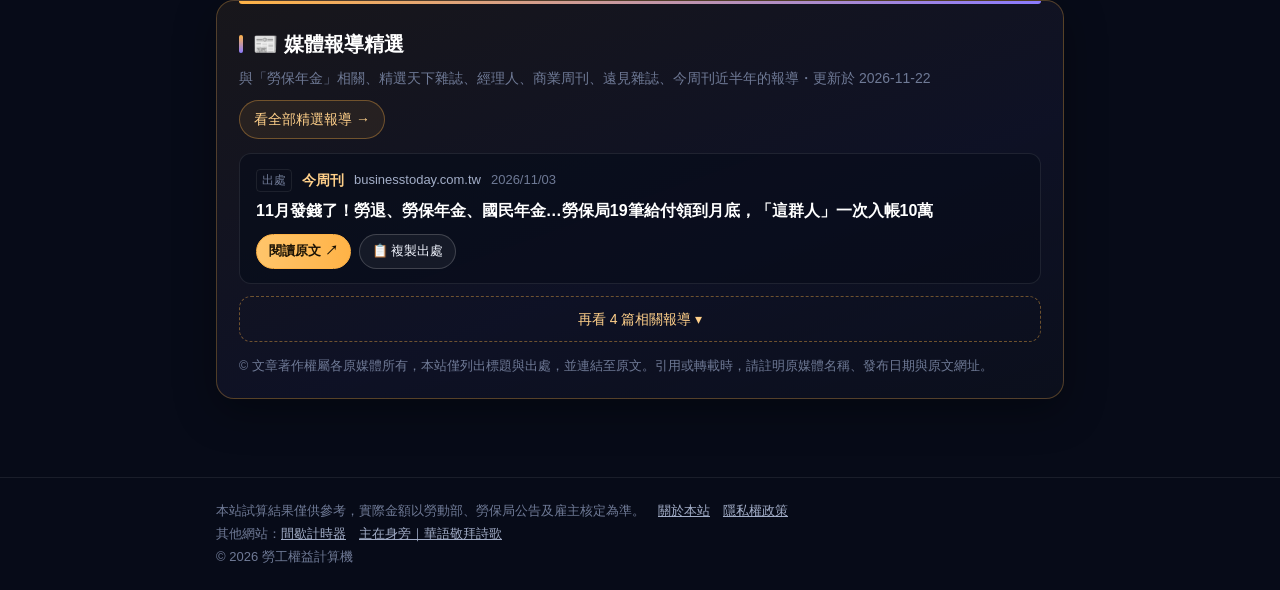
<file: labor-insurance/index.html>
<!doctype html><html lang="zh-Hant-TW"><head><meta charset="utf-8"><script>try{if(localStorage.getItem("lc-theme")==="light")document.documentElement.dataset.theme="light"}catch(e){}</script><meta name="theme-color" content="#070b18"><meta name="viewport" content="width=device-width,initial-scale=1">
<title>勞保老年年金計算機｜一個月領多少？提早、延後請領比較</title><meta name="description" content="勞保老年年金一個月領多少？輸入平均月投保薪資、年資與出生年，自動以兩種公式擇優計算，並比較提早、延後請領的差異。"><link rel="canonical" href="https://chengcheming-ai.github.io/labor-calculator/labor-insurance/">
<meta property="og:title" content="勞保老年年金計算機｜一個月領多少？提早、延後請領比較"><meta property="og:description" content="勞保老年年金一個月領多少？輸入平均月投保薪資、年資與出生年，自動以兩種公式擇優計算，並比較提早、延後請領的差異。"><meta property="og:type" content="website"><meta property="og:url" content="https://chengcheming-ai.github.io/labor-calculator/labor-insurance/"><meta property="og:image" content="https://chengcheming-ai.github.io/labor-calculator/og.png?v=3"><meta property="og:image:width" content="1200"><meta property="og:image:height" content="630"><meta name="twitter:card" content="summary_large_image">
<script type="application/ld+json">{"@context": "https://schema.org", "@type": "WebApplication", "name": "勞保老年年金計算機", "url": "https://chengcheming-ai.github.io/labor-calculator/labor-insurance/", "description": "勞保老年年金一個月領多少？輸入平均月投保薪資、年資與出生年，自動以兩種公式擇優計算，並比較提早、延後請領的差異。", "applicationCategory": "FinanceApplication", "operatingSystem": "Any", "inLanguage": "zh-Hant-TW", "isAccessibleForFree": true, "offers": {"@type": "Offer", "price": "0", "priceCurrency": "TWD"}}</script><script type="application/ld+json">{"@context": "https://schema.org", "@type": "BreadcrumbList", "itemListElement": [{"@type": "ListItem", "position": 1, "name": "勞工權益計算機", "item": "https://chengcheming-ai.github.io/labor-calculator/"}, {"@type": "ListItem", "position": 2, "name": "勞保老年年金計算機", "item": "https://chengcheming-ai.github.io/labor-calculator/labor-insurance/"}]}</script>
<link rel="icon" href="../icon.svg?v=3" type="image/svg+xml"><link rel="apple-touch-icon" href="../apple-touch-icon.png?v=3"><link rel="stylesheet" href="../style.css"></head><body>
<header><div class="in"><a class="logo" href="../"><img src="../icon.svg?v=3" alt="" width="28" height="28" style="vertical-align:-7px;margin-right:6px">勞工權益計算機</a><nav><a href="../overtime/">加班費</a><a href="../annual-leave/">特休天數</a><a href="../severance/">資遣費</a><a href="../pension/">勞退自提</a><a href="../labor-insurance/" class=on>勞保年金</a><a href="../budget/">開銷規劃</a><a href="../news/">精選報導</a></nav></div></header>
<main>
<h1>勞保老年年金計算機</h1><p class="lead">依《勞工保險條例》第58條、第58條之1計算。</p>
<div class="say"><span class="em">👵</span><div>勞保年金是<b>老了以後，每個月都能領的錢</b>，可以一直領到過世。<b>保越久、投保薪資越高，領越多</b>。要保滿 15 年才能每個月領。</div></div>
<ol class="howto" aria-label="使用步驟"><li><span aria-hidden="true">💵</span>選投保薪資</li><li><span aria-hidden="true">⏳</span>拉年資</li><li><span aria-hidden="true">👀</span>看每月領多少</li></ol>
<div class="card"><div class="qgrid">
<div><label for="s" class="q-lab">💵 勞保投保薪資多少？ <button type="button" class="qm" aria-expanded="false" aria-controls="qm-s">?</button></label><span class="qm-t" id="qm-s" hidden>通常差不多就是你的月薪，但最高只算到 45,800 元。真正計算時，是用你保勞保期間「最高的 60 個月」平均。</span><input id="s" min="0" max="45800" data-why="勞保投保薪資最高是 45,800 元" type="number" value="45800" inputmode="numeric"><div class="chips" data-for="s" data-opts="29500:基本工資|36300:3.6 萬|40100:4 萬|45800:最高 45,800"></div></div>
<div><label for="y" class="q-lab">⏳ 總共保了幾年勞保？</label><input id="y" class="stepper" min="0" max="55" data-why="投保年資最多算 55 年（15 歲到 70 歲）" type="number" value="30" step="any" data-range></div>
<div><label for="ca" class="q-lab">🎂 想幾歲開始領？</label><input id="ca" class="stepper" data-why="最早可以提早 5 年、最晚可以延後 5 年領" type="number" value="65" data-range><p class="note" id="legal" style="margin:6px 0 0"></p></div>
</div>
<details class="more"><summary>⚙️ 1962 年以前出生？點這裡填出生年</summary><div class="grid" style="margin-top:10px"><div><label for="by">出生年（西元）</label><input id="by" min="1930" max="2011" data-why="出生年要在 1930～2011 年之間" type="number" value="1975" ></div></div></details>
<div class="res"><span class="lbl">每個月可以領</span><div class="big" id="m">-</div><p id="yr1"></p>
<p class="ch-t">📈 保越久，每個月領越多（用你的投保薪資算）</p><svg id="ch1" role="img" aria-label="投保年資和每月年金的折線圖"></svg>
<p class="ch-t">📊 越晚開始領，每個月領越多</p><svg id="ch2" role="img" aria-label="不同開始請領年齡每月可領金額的長條圖"></svg>
<details class="sub"><summary>🧮 怎麼算出來的？</summary><table id="tb"></table></details></div></div>

<article><details class="sec"><summary><span class="si" aria-hidden="true">📐</span><h2>怎麼算？兩種算法，選比較多的</h2></summary><div class="sec-b"><p><b>算法一（A 式）：</b>投保薪資 × 年資 × 0.775% ＋ 3,000 元</p><p><b>算法二（B 式）：</b>投保薪資 × 年資 × 1.55%</p>
<p>年資短、薪水低的人，通常算法一比較多；年資長的人，算法二比較多。勞保局會自動選比較多的給你。投保薪資是用你保勞保期間<b>最高的 60 個月</b>平均。</p></div></details>
<details class="sec"><summary><span class="si" aria-hidden="true">🎂</span><h2>幾歲可以開始領？</h2></summary><div class="sec-b"><table><tr><th>出生年</th><th>法定請領年齡</th></tr><tr><td>1957 年（民國46年）以前</td><td>60 歲</td></tr><tr><td>1958 年</td><td>61 歲</td></tr><tr><td>1959 年</td><td>62 歲</td></tr><tr><td>1960 年</td><td>63 歲</td></tr><tr><td>1961 年</td><td>64 歲</td></tr><tr><td>1962 年（民國51年）以後</td><td>65 歲</td></tr></table>
<p><b>提早領：</b>最多提早 5 年，每早 1 年，每月少 4%。<br><b>延後領：</b>最多延後 5 年，每晚 1 年，每月多 4%。</p></div></details>
<details class="sec"><summary><span class="si" aria-hidden="true">📊</span><h2>勞保老年年金速查表</h2></summary><div class="sec-b"><p>於法定請領年齡請領、兩式擇優後的每月金額（元）：</p><div class="tw"><table><tr><th>平均月投保薪資</th><th>年資 15 年</th><th>年資 20 年</th><th>年資 25 年</th><th>年資 30 年</th><th>年資 35 年</th></tr><tr><td>30,300</td><td class="n">7,045</td><td class="n">9,393</td><td class="n">11,741</td><td class="n">14,090</td><td class="n">16,438</td></tr><tr><td>36,300</td><td class="n">8,440</td><td class="n">11,253</td><td class="n">14,066</td><td class="n">16,880</td><td class="n">19,693</td></tr><tr><td>40,100</td><td class="n">9,323</td><td class="n">12,431</td><td class="n">15,539</td><td class="n">18,647</td><td class="n">21,754</td></tr><tr><td>45,800</td><td class="n">10,649</td><td class="n">14,198</td><td class="n">17,748</td><td class="n">21,297</td><td class="n">24,847</td></tr></table></div></div></details>
<details class="sec"><summary><span class="si" aria-hidden="true">🧮</span><h2>計算範例</h2></summary><div class="sec-b"><p>平均月投保薪資 45,800 元、年資 30 年：A 式 45,800 × 30 × 0.775% ＋ 3,000 = 13,649 元，B 式 45,800 × 30 × 1.55% = 21,297 元，擇優發給 <b>21,297 元</b>。若提早 1 年請領減給 4%，約 20,445 元；延後 1 年增給 4%，約 22,149 元。</p></div></details>
<details class="sec"><summary><span class="si" aria-hidden="true">⚖️</span><h2>提早或延後請領，差多少？</h2></summary><div class="sec-b"><p>以 1962 年以後出生（法定 65 歲）、平均月投保薪資 45,800 元、年資 30 年為例：</p><div class="tw"><table><tr><th>請領年齡</th><th>調整</th><th>每月可領</th><th>划算的歲數</th></tr><tr><td>60 歲（提早 5 年）</td><td class="n">−20%</td><td class="n">17,038</td><td class="n">85 歲</td></tr><tr><td>61 歲（提早 4 年）</td><td class="n">−16%</td><td class="n">17,889</td><td class="n">86 歲</td></tr><tr><td>62 歲（提早 3 年）</td><td class="n">−12%</td><td class="n">18,741</td><td class="n">87 歲</td></tr><tr><td>63 歲（提早 2 年）</td><td class="n">−8%</td><td class="n">19,593</td><td class="n">88 歲</td></tr><tr><td>64 歲（提早 1 年）</td><td class="n">−4%</td><td class="n">20,445</td><td class="n">89 歲</td></tr><tr><td><b>65 歲（法定年齡）</b></td><td class="n">0%</td><td class="n"><b>21,297</b></td><td class="n">—</td></tr><tr><td>66 歲（延後 1 年）</td><td class="n">+4%</td><td class="n">22,149</td><td class="n">91 歲</td></tr><tr><td>67 歲（延後 2 年）</td><td class="n">+8%</td><td class="n">23,001</td><td class="n">92 歲</td></tr><tr><td>68 歲（延後 3 年）</td><td class="n">+12%</td><td class="n">23,853</td><td class="n">93 歲</td></tr><tr><td>69 歲（延後 4 年）</td><td class="n">+16%</td><td class="n">24,705</td><td class="n">94 歲</td></tr><tr><td>70 歲（延後 5 年）</td><td class="n">+20%</td><td class="n">25,556</td><td class="n">95 歲</td></tr></table></div><p class="note">「划算的歲數」：跟在規定年齡開始領相比，兩種領法加起來的總金額會在這個歲數打平（不算利息）。提早領的人，如果活得比這個歲數久，等到規定年齡再領比較划算；延後領的人，要活過這個歲數才划算。這個歲數只跟提早或延後幾年有關，跟薪水、年資無關。</p></div></details>
<details class="sec"><summary><span class="si" aria-hidden="true">✅</span><h2>請領條件與申請方式</h2></summary><div class="sec-b"><ul><li><b>年金：</b>年滿法定請領年齡，且保險年資合計滿 15 年。</li><li><b>老年一次金：</b>年滿法定請領年齡，但保險年資未滿 15 年。</li><li><b>一次請領老年給付（舊制）：</b>2008 年 12 月 31 日以前已有勞保年資的人，符合條件時可選擇一次領，但選定後不能變更。</li><li><b>申請方式：</b>可透過勞保局 e 化服務系統線上申請，或填寫申請書郵寄、臨櫃送件。</li></ul></div></details>
<h2 class="faq-h">常見問題</h2><div class="faq"><details class="qa"><summary><span>年資不到 15 年怎麼辦？</span></summary><div class="qa-a">不能每個月領，只能一次領一筆「老年一次金」：投保薪資 × 年資（每滿 1 年算 1 個月，不滿 1 年照比例算）。</div></details><details class="qa"><summary><span>勞保年金和勞退可以同時領嗎？</span></summary><div class="qa-a">可以。勞保年金是「保險」給的錢，勞退是「老闆幫你存在帳戶」的錢，兩個是不同的東西，可以都領。</div></details><details class="qa"><summary><span>怎麼查自己的投保年資和平均月投保薪資？</span></summary><div class="qa-a">用勞保局 e 化服務系統、勞保局 App，或到勞保局各地辦事處，都可以查。</div></details><details class="qa"><summary><span>年資不是整數怎麼算？</span></summary><div class="qa-a">不滿 1 年的部分，照月數算。例如 25 年 6 個月就是 25.5 年，計算機可以直接填小數。</div></details><details class="qa"><summary><span>中間換過工作或離職過，年資會歸零嗎？</span></summary><div class="qa-a">不會。換工作、中間沒保的時間不算，但前後保的年資會加起來。</div></details><details class="qa"><summary><span>選 A 式還是 B 式，要自己選嗎？</span></summary><div class="qa-a">不用。勞保局兩種算法都會算，自動給你比較多的那個。</div></details><details class="qa"><summary><span>月投保薪資為什麼上限是 45,800 元？</span></summary><div class="qa-a">這是勞保投保薪資的最高一級。薪水再高，也最多只能用 45,800 元來算。</div></details></div></article>
<section class="news-box" id="news" data-k="labor-insurance"></section></main>
<footer><div class="in">本站試算結果僅供參考，實際金額以勞動部、勞保局公告及雇主核定為準。　<a href="../about/">關於本站</a>　<a href="../privacy/">隱私權政策</a><br>其他網站：<a href="https://chengcheming-ai.github.io/interval-timer/" target="_blank" rel="noopener">間歇計時器</a>　<a href="https://chengcheming-ai.github.io/zhu-zai-shen-pang/" target="_blank" rel="noopener">主在身旁｜華語敬拜詩歌</a><br>© 2026 勞工權益計算機</div></footer>
<script src="../news.js"></script><script src="../common.js"></script><script>const pay=(s,y)=>y<15?0:Math.max(s*y*0.00775+3000,s*y*0.0155);
bind(()=>{const s=num('s'),y=num('y'),b=num('by'),L=b<=1957?60:b>=1962?65:b-1897;$('ca').min=L-5;$('ca').max=L+5;const ca=num('ca'),T=[];
$('legal').textContent=`你是 ${b} 年出生，法律規定 ${L} 歲開始領；最早 ${L-5} 歲、最晚 ${L+5} 歲。`;
const ys=Array.from({length:31},(_,i)=>15+i);
chart($('ch1'),{type:'line',xs:ys.map(x=>x+''),xu:'年',series:[{v:ys.map(x=>pay(s,x))}],hi:y>=15?Math.min(45,Math.round(y))-15:null,hiText:y>=15?`保 ${r1(y)} 年：${fmt(pay(s,y))} 元`:''});
if(y<15){$('m').textContent='還不能按月領';$('yr1').innerHTML=`保不到 15 年，只能<b>一次領一筆錢</b>（老年一次金），大約 <b>${fmt(s*y)} 元</b>。`;$('tb').innerHTML=`<tr><td>老年一次金（約）</td><td class=n>${fmt(s*y)} 元</td></tr>`;
 chart($('ch2'),{type:'bar',xs:[],series:[{v:[]}]});$('ch2').previousElementSibling.hidden=true;$('ch2').hidden=true;
 T.push(['y','warn',`再保 ${r1(15-y)} 年，就可以從「一次領」變成「每個月領到老」🔓`]);return tips(T)}
$('ch2').previousElementSibling.hidden=false;$('ch2').hidden=false;
const A=s*y*0.00775+3000,B=s*y*0.0155,base=Math.max(A,B),adj=(ca-L)*0.04,m=base*(1+adj);
$('m').textContent=fmt(m)+' 元';
$('yr1').innerHTML=`一年大約 <b>${fmt(m*12)} 元</b>`+(adj?`（${adj<0?'提早':'延後'} ${Math.abs(ca-L)} 年領，每月${adj<0?'少':'多'} ${Math.abs(adj*100).toFixed(0)}%）`:'');
const ages=Array.from({length:11},(_,i)=>L-5+i);
chart($('ch2'),{type:'bar',xs:ages.map(a=>a+''),xu:'歲',series:[{v:ages.map(a=>base*(1+(a-L)*0.04))}],hi:ca-(L-5),hiText:`${ca} 歲：${fmt(m)} 元`});
$('tb').innerHTML=`<tr><td>算法一：投保薪資 × 年資 × 0.775% ＋ 3,000</td><td class=n>${fmt(A)} 元</td></tr><tr><td>算法二：投保薪資 × 年資 × 1.55%</td><td class=n>${fmt(B)} 元</td></tr><tr><td>兩種算法，選比較多的</td><td class=n>${fmt(base)} 元</td></tr><tr><td>${adj<0?'提早領，打折':adj>0?'延後領，加碼':'在規定的年齡領'}</td><td class=n>${adj>0?'+':''}${(adj*100).toFixed(0)}%</td></tr>`;
if(ca<L){const be=(base*L-m*ca)/(base-m);T.push(['when','warn',`提早 ${L-ca} 年領，每個月少 ${fmt(base-m)} 元，而且是一輩子都少領喔！如果你會活超過 ${Math.round(be)} 歲，等到 ${L} 歲再領比較划算 🐢`])}
else if(ca>L){const be=(m*ca-base*L)/(m-base);T.push(['when','info',`延後 ${ca-L} 年領，每個月多 ${fmt(m-base)} 元！不過要活過大約 ${Math.round(be)} 歲才划算 💪`])}
if(y>=35)T.push(['vet','ok',`保了 ${r1(y)} 年勞保，辛苦大半輩子了 🦅`]);
tips(T)})</script><script data-goatcounter="https://laborcalc-tw.goatcounter.com/count" async src="//gc.zgo.at/count.js"></script></body></html>
</file>
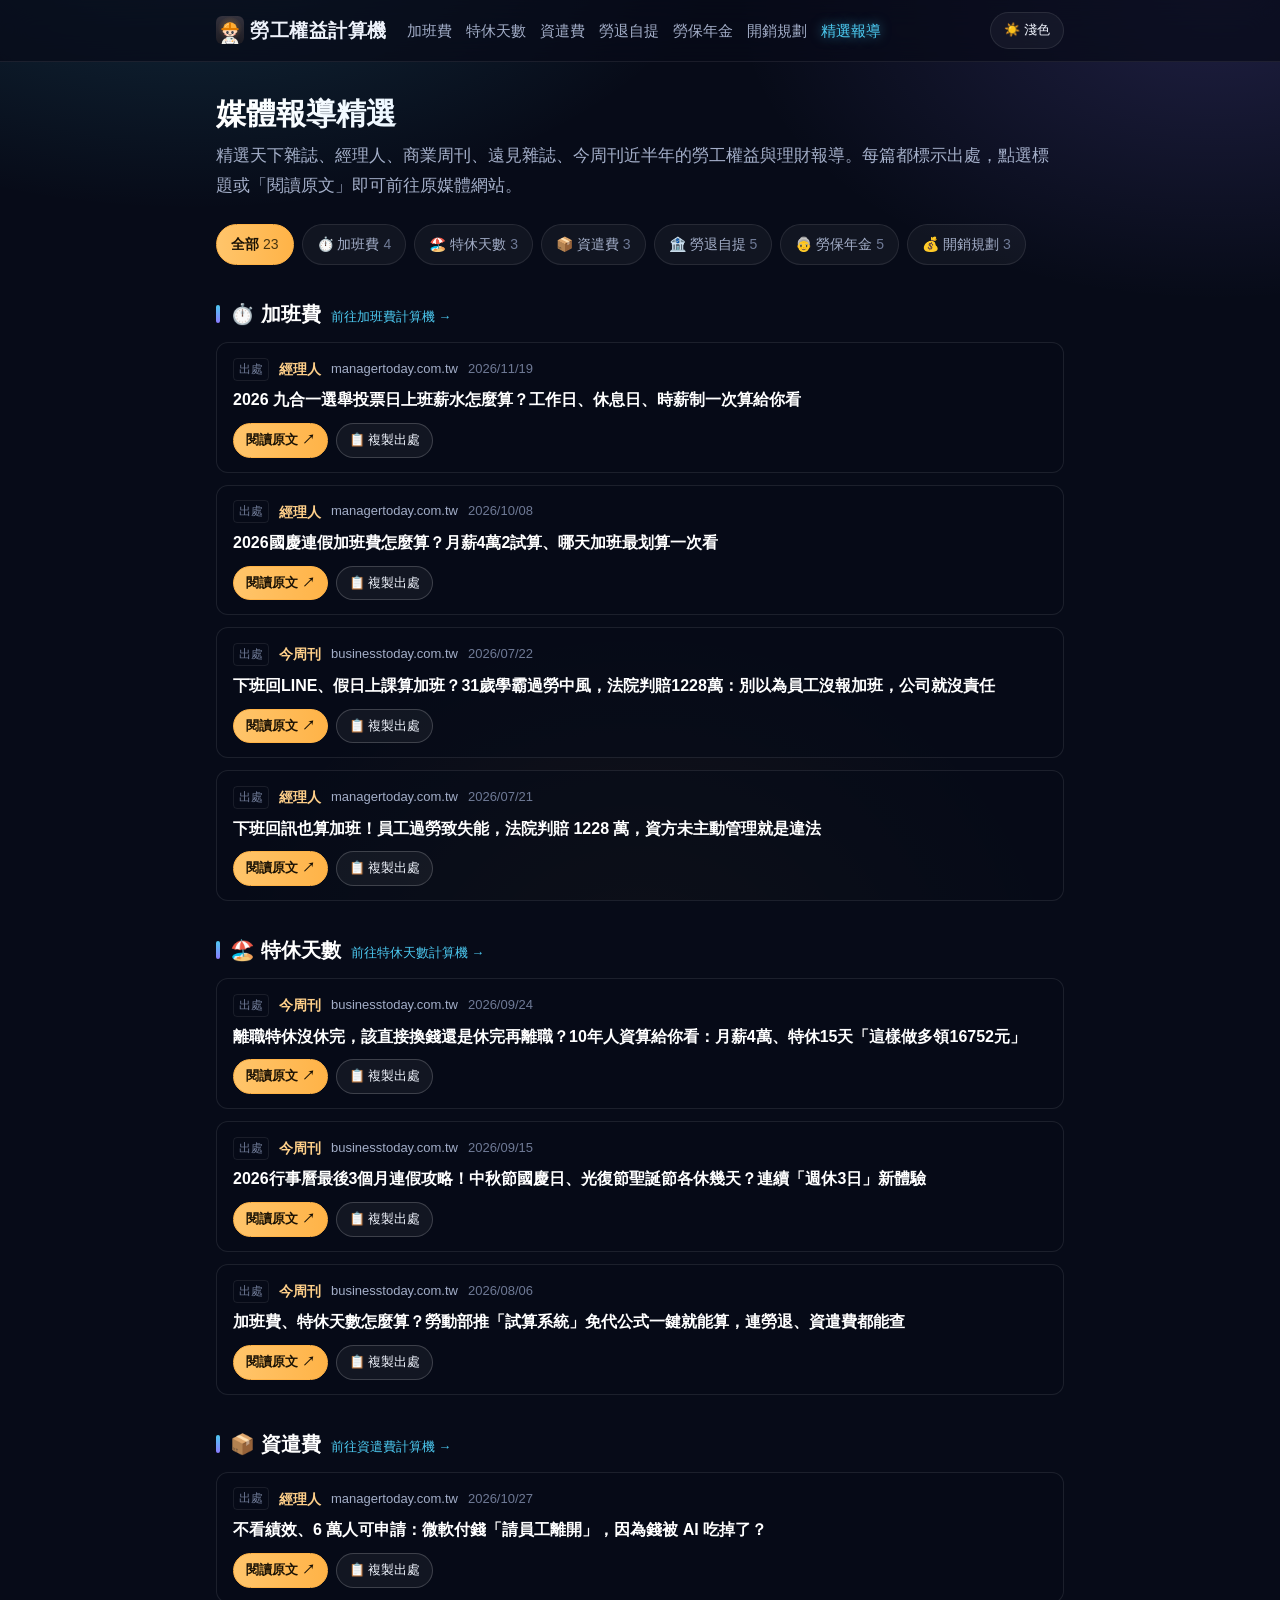
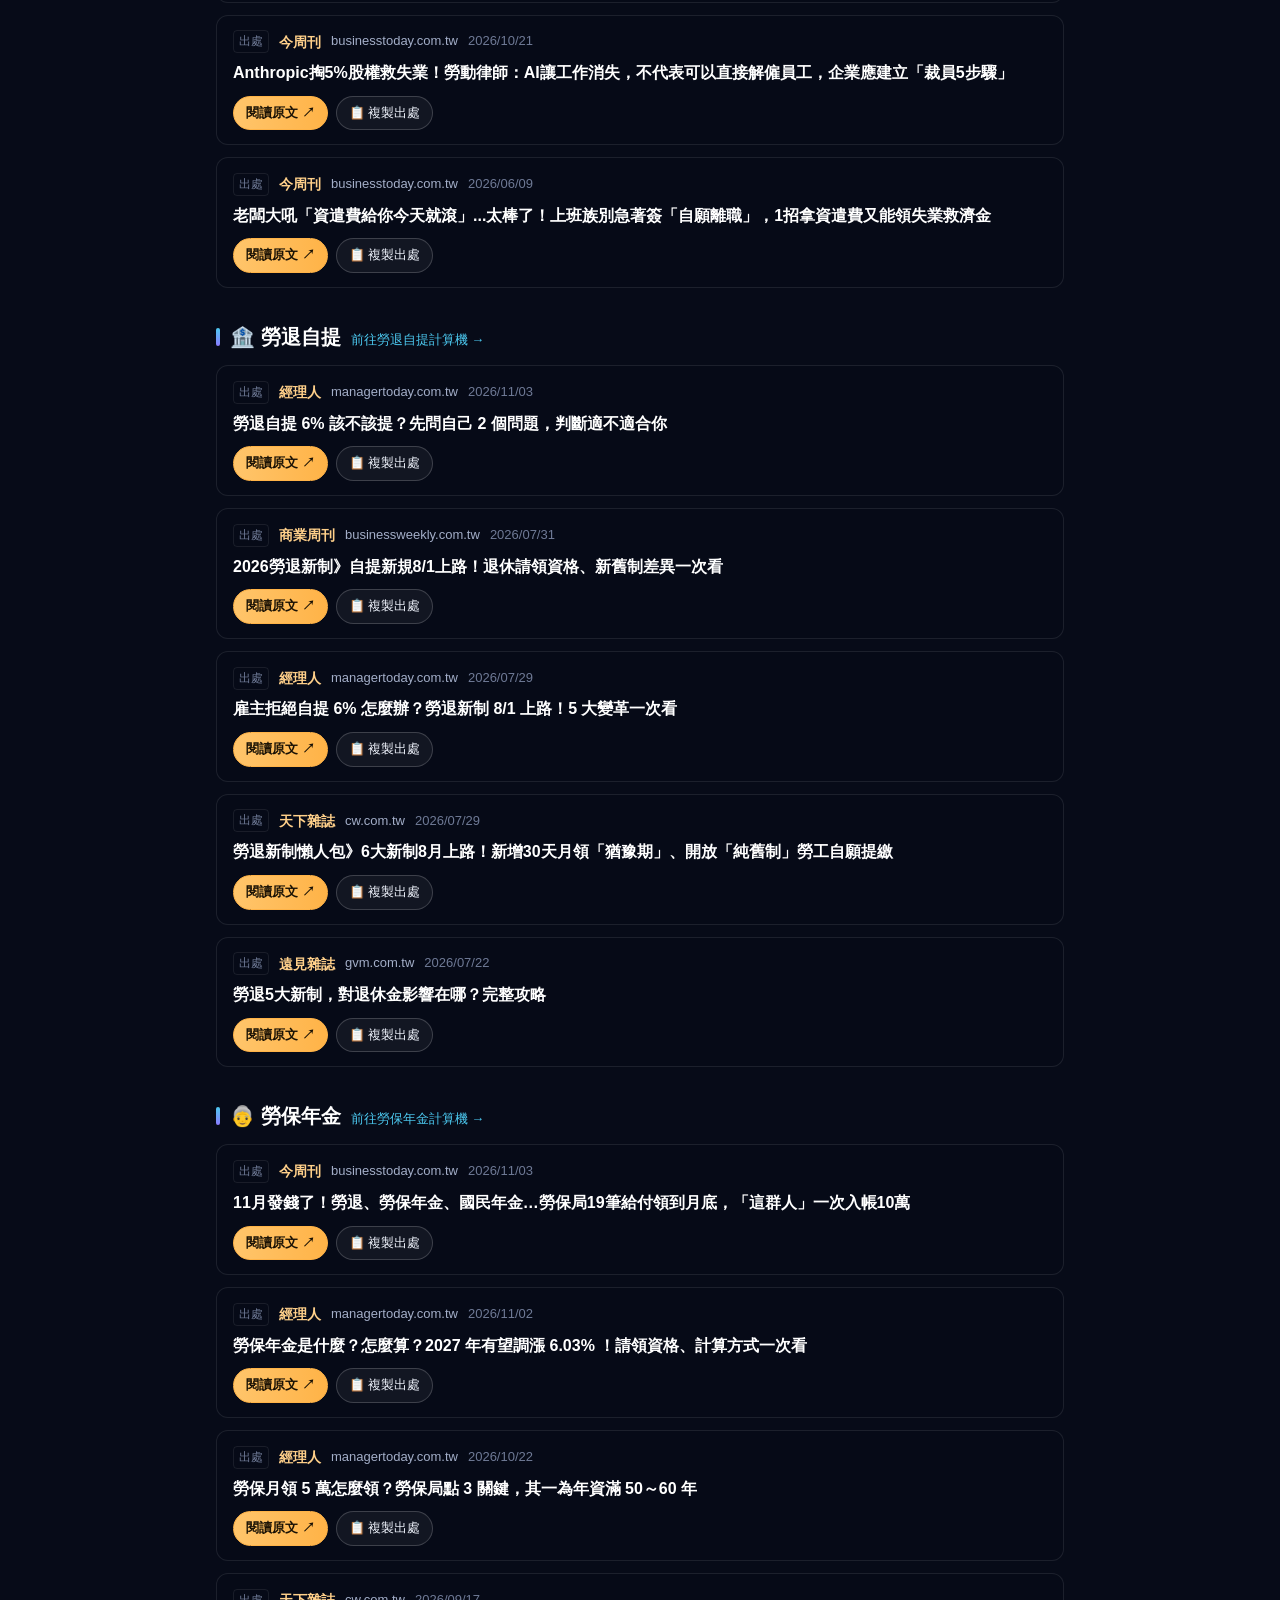
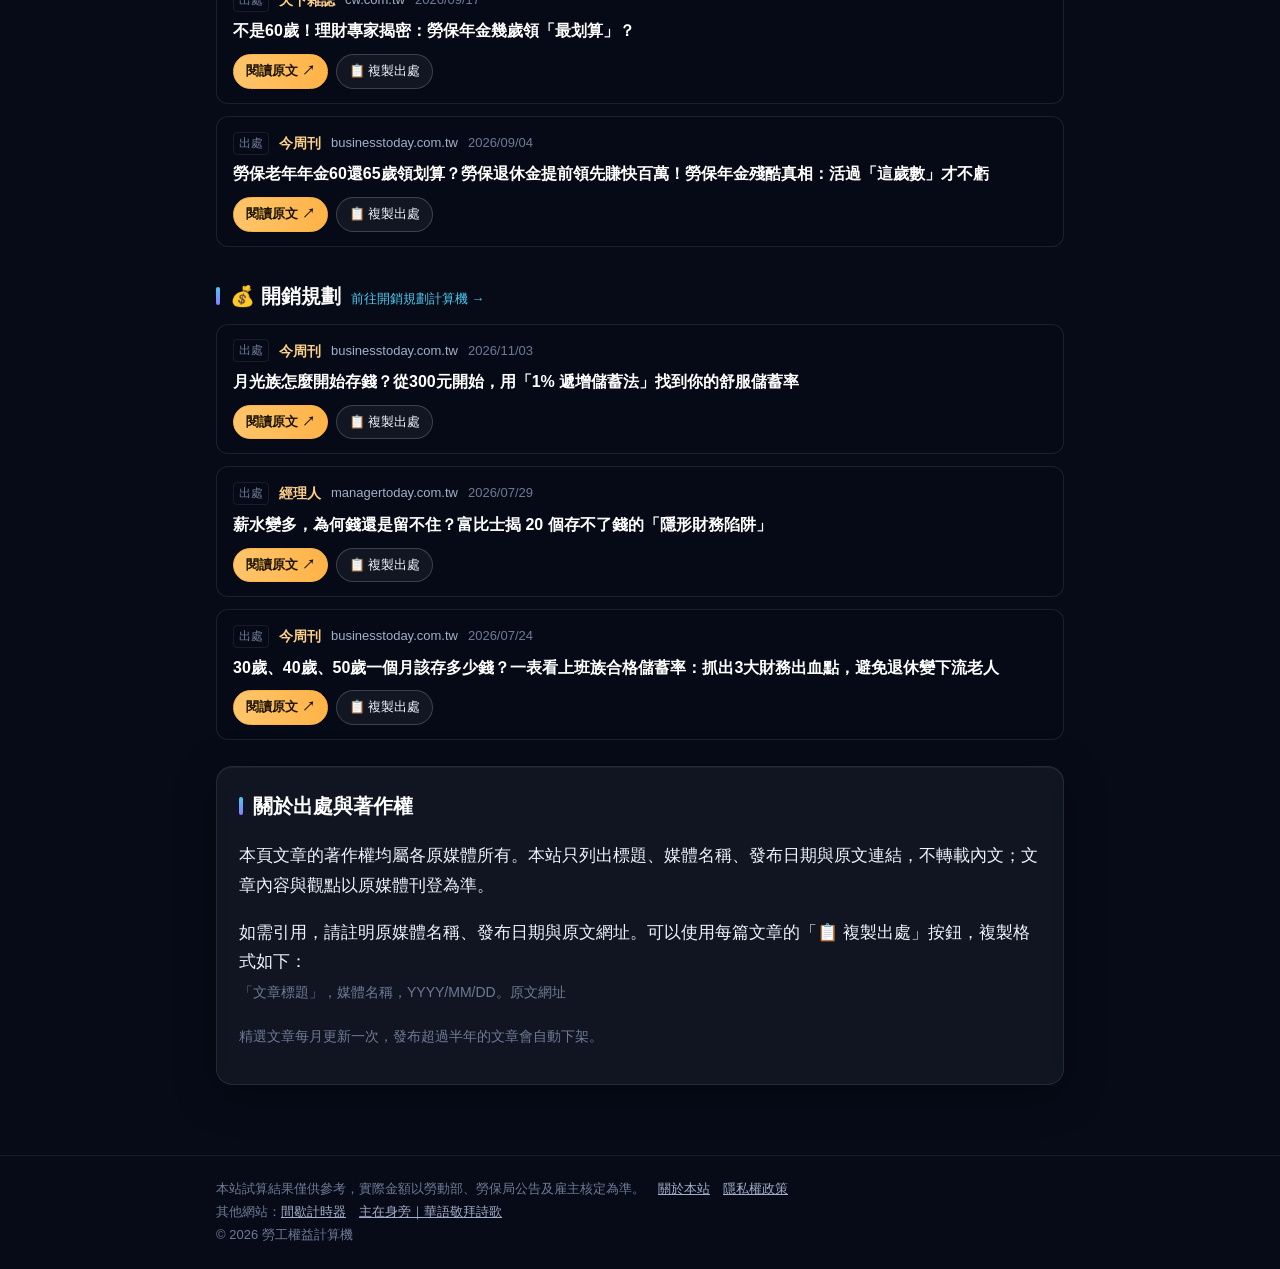
<file: news/index.html>
<!doctype html><html lang="zh-Hant-TW"><head><meta charset="utf-8"><script>try{if(localStorage.getItem("lc-theme")==="light")document.documentElement.dataset.theme="light"}catch(e){}</script><meta name="theme-color" content="#070b18"><meta name="viewport" content="width=device-width,initial-scale=1">
<title>媒體報導精選｜勞工權益計算機</title><meta name="description" content="精選天下雜誌、經理人、商業周刊、遠見雜誌、今周刊近半年的加班費、特休、資遣、勞退、勞保年金與存錢理財報導，標示出處並連結原文。"><link rel="canonical" href="https://chengcheming-ai.github.io/labor-calculator/news/">
<meta property="og:title" content="媒體報導精選｜勞工權益計算機"><meta property="og:description" content="精選天下雜誌、經理人、商業周刊、遠見雜誌、今周刊近半年的加班費、特休、資遣、勞退、勞保年金與存錢理財報導，標示出處並連結原文。"><meta property="og:type" content="website"><meta property="og:url" content="https://chengcheming-ai.github.io/labor-calculator/news/"><meta property="og:image" content="https://chengcheming-ai.github.io/labor-calculator/og.png?v=3"><meta property="og:image:width" content="1200"><meta property="og:image:height" content="630"><meta name="twitter:card" content="summary_large_image">
<script type="application/ld+json">{"@context": "https://schema.org", "@type": "BreadcrumbList", "itemListElement": [{"@type": "ListItem", "position": 1, "name": "勞工權益計算機", "item": "https://chengcheming-ai.github.io/labor-calculator/"}, {"@type": "ListItem", "position": 2, "name": "媒體報導精選", "item": "https://chengcheming-ai.github.io/labor-calculator/news/"}]}</script>
<link rel="icon" href="../icon.svg?v=3" type="image/svg+xml"><link rel="apple-touch-icon" href="../apple-touch-icon.png?v=3"><link rel="stylesheet" href="../style.css"></head><body>
<header><div class="in"><a class="logo" href="../"><img src="../icon.svg?v=3" alt="" width="28" height="28" style="vertical-align:-7px;margin-right:6px">勞工權益計算機</a><nav><a href="../overtime/">加班費</a><a href="../annual-leave/">特休天數</a><a href="../severance/">資遣費</a><a href="../pension/">勞退自提</a><a href="../labor-insurance/">勞保年金</a><a href="../budget/">開銷規劃</a><a href="../news/" class=on>精選報導</a></nav></div></header>
<main>
<h1>媒體報導精選</h1>
<p class="lead">精選天下雜誌、經理人、商業周刊、遠見雜誌、今周刊近半年的勞工權益與理財報導。每篇都標示出處，點選標題或「閱讀原文」即可前往原媒體網站。</p>
<div class="chips" id="chips"></div>
<div id="newsall"></div>
<div class="card"><h2 style="margin-top:0">關於出處與著作權</h2>
<p>本頁文章的著作權均屬各原媒體所有。本站只列出標題、媒體名稱、發布日期與原文連結，不轉載內文；文章內容與觀點以原媒體刊登為準。</p>
<p>如需引用，請註明原媒體名稱、發布日期與原文網址。可以使用每篇文章的「📋 複製出處」按鈕，複製格式如下：<br><span class="note">「文章標題」，媒體名稱，YYYY/MM/DD。原文網址</span></p>
<p class="note">精選文章每月更新一次，發布超過半年的文章會自動下架。</p></div></main>
<footer><div class="in">本站試算結果僅供參考，實際金額以勞動部、勞保局公告及雇主核定為準。　<a href="../about/">關於本站</a>　<a href="../privacy/">隱私權政策</a><br>其他網站：<a href="https://chengcheming-ai.github.io/interval-timer/" target="_blank" rel="noopener">間歇計時器</a>　<a href="https://chengcheming-ai.github.io/zhu-zai-shen-pang/" target="_blank" rel="noopener">主在身旁｜華語敬拜詩歌</a><br>© 2026 勞工權益計算機</div></footer>
<script src="../news.js"></script><script src="../common.js"></script><script>(()=>{
const all=newsList('*'),box=$('newsall'),chips=$('chips');
if(!all.length){box.innerHTML='<p class="note">目前沒有半年內的精選報導，請稍後再來看看。</p>';return}
const keys=Object.keys(NEWS_TOPICS).filter(k=>all.some(x=>x.k===k));
const grp=k=>{const L=all.filter(x=>x.k===k),t=NEWS_TOPICS[k];
 return `<section class="ngroup" data-k="${k}"><h2>${t[1]} ${t[0]}<a href="../${k}/">前往${t[0]}計算機 →</a></h2><div class="nl">${L.map(x=>newsCard(x,false)).join('')}</div></section>`};
const show=k=>{box.innerHTML=k==='*'?keys.map(grp).join(''):grp(k);
 chips.querySelectorAll('.chip').forEach(c=>c.classList.toggle('on',c.dataset.k===k));
 try{history.replaceState(null,'',k==='*'?location.pathname:'#'+k)}catch(e){}};
chips.innerHTML=`<button type="button" class="chip" data-k="*">全部<b>${all.length}</b></button>`+keys.map(k=>`<button type="button" class="chip" data-k="${k}">${NEWS_TOPICS[k][1]} ${NEWS_TOPICS[k][0]}<b>${all.filter(x=>x.k===k).length}</b></button>`).join('');
chips.addEventListener('click',e=>{const c=e.target.closest('.chip');if(c)show(c.dataset.k)});
const h=location.hash.slice(1);show(keys.includes(h)?h:'*');
})();</script><script data-goatcounter="https://laborcalc-tw.goatcounter.com/count" async src="//gc.zgo.at/count.js"></script></body></html>
</file>
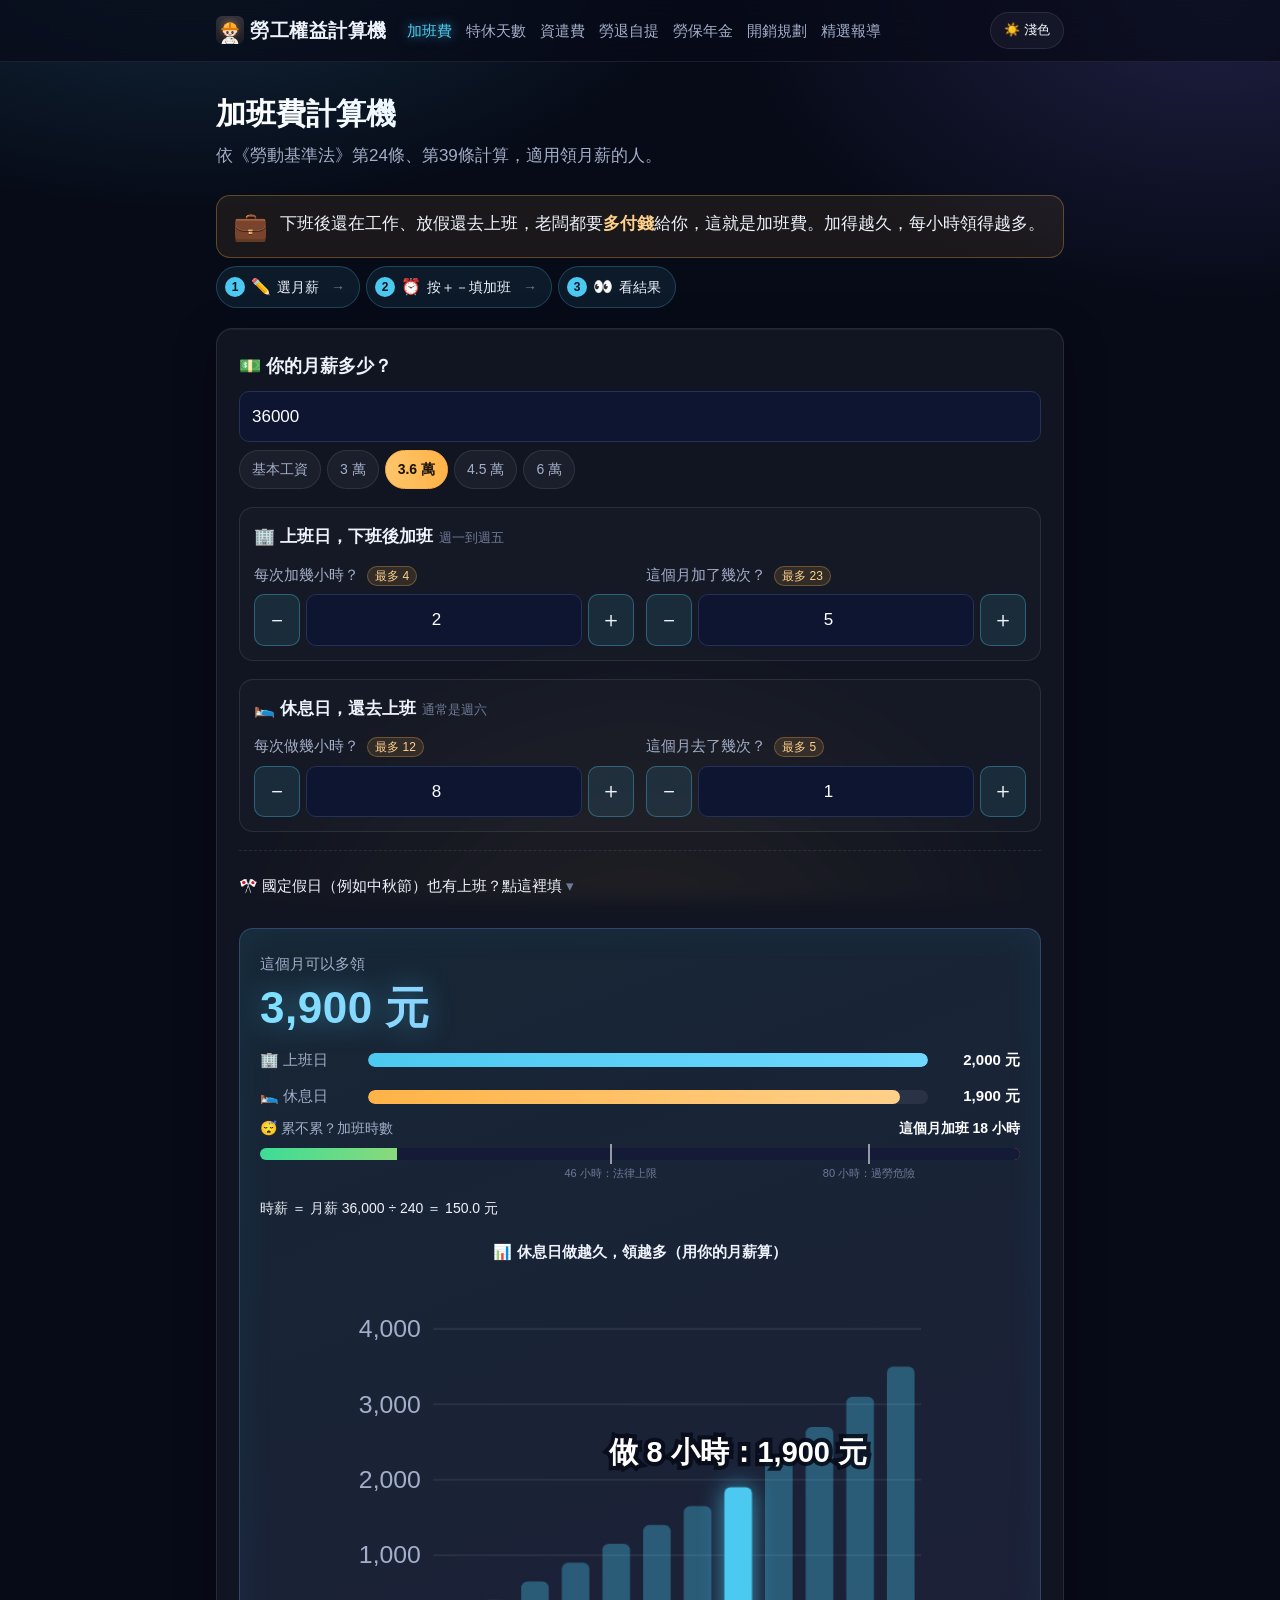
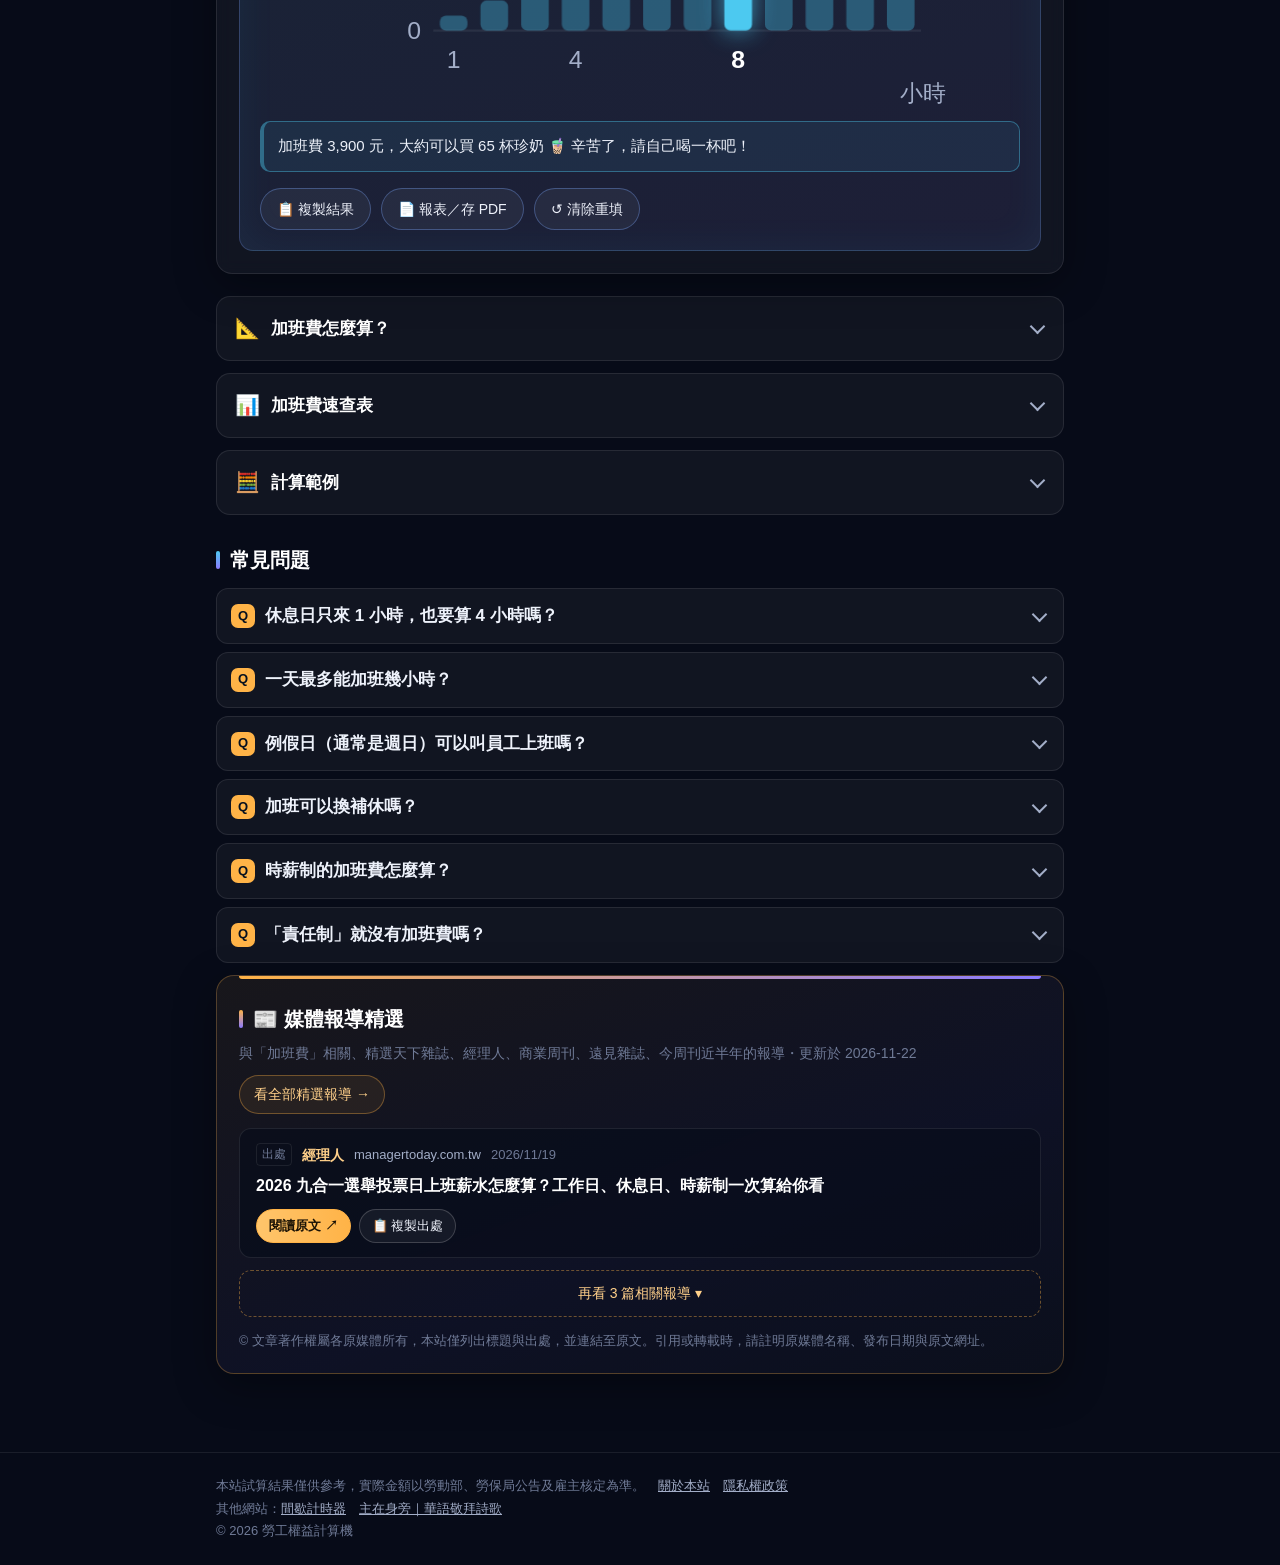
<file: overtime/index.html>
<!doctype html><html lang="zh-Hant-TW"><head><meta charset="utf-8"><script>try{if(localStorage.getItem("lc-theme")==="light")document.documentElement.dataset.theme="light"}catch(e){}</script><meta name="theme-color" content="#070b18"><meta name="viewport" content="width=device-width,initial-scale=1">
<title>加班費計算機 2026｜平日、休息日、國定假日加班費試算</title><meta name="description" content="加班費怎麼算？輸入月薪與加班時數，自動依勞基法計算平日、休息日、國定假日加班費，含 1.34、1.67、2.67 倍率說明。"><link rel="canonical" href="https://chengcheming-ai.github.io/labor-calculator/overtime/">
<meta property="og:title" content="加班費計算機 2026｜平日、休息日、國定假日加班費試算"><meta property="og:description" content="加班費怎麼算？輸入月薪與加班時數，自動依勞基法計算平日、休息日、國定假日加班費，含 1.34、1.67、2.67 倍率說明。"><meta property="og:type" content="website"><meta property="og:url" content="https://chengcheming-ai.github.io/labor-calculator/overtime/"><meta property="og:image" content="https://chengcheming-ai.github.io/labor-calculator/og.png?v=3"><meta property="og:image:width" content="1200"><meta property="og:image:height" content="630"><meta name="twitter:card" content="summary_large_image">
<script type="application/ld+json">{"@context": "https://schema.org", "@type": "WebApplication", "name": "加班費計算機", "url": "https://chengcheming-ai.github.io/labor-calculator/overtime/", "description": "加班費怎麼算？輸入月薪與加班時數，自動依勞基法計算平日、休息日、國定假日加班費，含 1.34、1.67、2.67 倍率說明。", "applicationCategory": "FinanceApplication", "operatingSystem": "Any", "inLanguage": "zh-Hant-TW", "isAccessibleForFree": true, "offers": {"@type": "Offer", "price": "0", "priceCurrency": "TWD"}}</script><script type="application/ld+json">{"@context": "https://schema.org", "@type": "BreadcrumbList", "itemListElement": [{"@type": "ListItem", "position": 1, "name": "勞工權益計算機", "item": "https://chengcheming-ai.github.io/labor-calculator/"}, {"@type": "ListItem", "position": 2, "name": "加班費計算機", "item": "https://chengcheming-ai.github.io/labor-calculator/overtime/"}]}</script>
<link rel="icon" href="../icon.svg?v=3" type="image/svg+xml"><link rel="apple-touch-icon" href="../apple-touch-icon.png?v=3"><link rel="stylesheet" href="../style.css"></head><body>
<header><div class="in"><a class="logo" href="../"><img src="../icon.svg?v=3" alt="" width="28" height="28" style="vertical-align:-7px;margin-right:6px">勞工權益計算機</a><nav><a href="../overtime/" class=on>加班費</a><a href="../annual-leave/">特休天數</a><a href="../severance/">資遣費</a><a href="../pension/">勞退自提</a><a href="../labor-insurance/">勞保年金</a><a href="../budget/">開銷規劃</a><a href="../news/">精選報導</a></nav></div></header>
<main>
<h1>加班費計算機</h1><p class="lead">依《勞動基準法》第24條、第39條計算，適用領月薪的人。</p>
<div class="say"><span class="em">💼</span><div>下班後還在工作、放假還去上班，老闆都要<b>多付錢</b>給你，這就是加班費。加得越久，每小時領得越多。</div></div>
<ol class="howto" aria-label="使用步驟"><li><span aria-hidden="true">✏️</span>選月薪</li><li><span aria-hidden="true">⏰</span>按＋－填加班</li><li><span aria-hidden="true">👀</span>看結果</li></ol>
<div class="card"><div class="qgrid">
<div><label for="sal" class="q-lab">💵 你的月薪多少？</label><input id="sal" min="0" max="1000000" data-why="月薪請輸入 0～100 萬元之間的金額" type="number" value="36000" inputmode="numeric"><div class="chips" data-for="sal" data-opts="29500:基本工資|30000:3 萬|36000:3.6 萬|45000:4.5 萬|60000:6 萬"></div></div>
<div class="ot"><h3>🏢 上班日，下班後加班<small>週一到週五</small></h3><div class="row2"><div><label for="wd">每次加幾小時？</label><input id="wd" class="stepper" min="0" max="4" data-why="一天最多只能工作 12 小時，所以上班日最多加班 4 小時" data-show="最多 4" type="number" value="2" step=0.5></div><div><label for="wdn">這個月加了幾次？</label><input id="wdn" class="stepper" min="0" max="23" data-why="一個月扣掉放假日，最多約 23 個上班日" data-show="最多 23" type="number" value="5" ></div></div></div>
<div class="ot"><h3>🛌 休息日，還去上班<small>通常是週六</small></h3><div class="row2"><div><label for="rd">每次做幾小時？</label><input id="rd" class="stepper" min="0" max="12" data-why="一天最多只能工作 12 小時" data-show="最多 12" type="number" value="8" step=0.5></div><div><label for="rdn">這個月去了幾次？</label><input id="rdn" class="stepper" min="0" max="5" data-why="一個月最多只有 5 個休息日" data-show="最多 5" type="number" value="1" ></div></div></div>
</div>
<details class="more" id="more"><summary>🎌 國定假日（例如中秋節）也有上班？點這裡填</summary><div class="ot" style="margin-top:10px"><div class="row2"><div><label for="hd">每次做幾小時？</label><input id="hd" class="stepper" min="0" max="12" data-why="一天最多只能工作 12 小時" data-show="最多 12" type="number" value="8" step=0.5></div><div><label for="hdn">這個月去了幾次？</label><input id="hdn" class="stepper" min="0" max="6" data-why="一個月最多大約 6 天國定假日（例如過年那個月）" data-show="最多 6" type="number" value="0" ></div></div></div></details>
<div class="res"><span class="lbl">這個月可以多領</span><div class="big" id="tot">-</div><div id="bk"></div><div class="meter"><div class="mhead"><span>😴 累不累？加班時數</span><b id="mval"></b></div><div class="mbar"><div id="mcover"></div><i style="left:46%" data-l="46 小時：法律上限"></i><i style="left:80%" data-l="80 小時：過勞危險"></i></div></div><p class="note" id="hr"></p>
<p class="ch-t">📊 休息日做越久，領越多（用你的月薪算）</p><svg id="ch1" role="img" aria-label="休息日加班 1 到 12 小時可以領多少錢的長條圖"></svg></div></div>

<article><details class="sec"><summary><span class="si" aria-hidden="true">📐</span><h2>加班費怎麼算？</h2></summary><div class="sec-b"><p><b>第 1 步，先算時薪：</b>月薪 ÷ 30 天 ÷ 8 小時。例如月薪 36,000 元，時薪就是 150 元。</p><p><b>第 2 步，乘上倍數：</b>加班時間越長，倍數越高（1又1/3 就是多給三分之一）。</p>
<table><tr><th>什麼時候加班</th><th>第幾個小時</th><th>時薪乘幾倍</th></tr>
<tr><td>平日（工作日）</td><td>延長工時第 1–2 小時</td><td>1又1/3（約1.34）</td></tr><tr><td></td><td>第 3–4 小時</td><td>1又2/3（約1.67）</td></tr>
<tr><td>休息日（通常是週六）</td><td>第 1–2 小時</td><td>1又1/3</td></tr><tr><td></td><td>第 3–8 小時</td><td>1又2/3</td></tr><tr><td></td><td>第 9–12 小時</td><td>2又2/3（約2.67）</td></tr>
<tr><td>國定假日、特休日</td><td>8 小時內</td><td>加發 1 日工資</td></tr><tr><td></td><td>第 9–10 / 11–12 小時</td><td>1又1/3 / 1又2/3</td></tr></table></div></details>
<details class="sec"><summary><span class="si" aria-hidden="true">📊</span><h2>加班費速查表</h2></summary><div class="sec-b"><p>以月薪 ÷ 240 換算時薪，計算單次加班可以領多少（元）：</p><div class="tw"><table><tr><th>月薪</th><th>時薪</th><th>平日加班 2 小時</th><th>平日加班 4 小時</th><th>休息日加班 8 小時</th></tr><tr><td>30,000</td><td class="n">125.0</td><td class="n">333</td><td class="n">750</td><td class="n">1,583</td></tr><tr><td>36,000</td><td class="n">150.0</td><td class="n">400</td><td class="n">900</td><td class="n">1,900</td></tr><tr><td>42,000</td><td class="n">175.0</td><td class="n">467</td><td class="n">1,050</td><td class="n">2,217</td></tr><tr><td>48,000</td><td class="n">200.0</td><td class="n">533</td><td class="n">1,200</td><td class="n">2,533</td></tr><tr><td>60,000</td><td class="n">250.0</td><td class="n">667</td><td class="n">1,500</td><td class="n">3,167</td></tr></table></div></div></details>
<details class="sec"><summary><span class="si" aria-hidden="true">🧮</span><h2>計算範例</h2></summary><div class="sec-b"><p>月薪 36,000 元（時薪 150 元），某個平日加班 3 小時：前 2 小時 150 × 4/3 × 2 = 400 元，第 3 小時 150 × 5/3 = 250 元，合計 <b>650 元</b>。</p><p>同樣月薪，某個休息日加班 8 小時：前 2 小時 400 元，第 3–8 小時 150 × 5/3 × 6 = 1,500 元，合計 <b>1,900 元</b>。</p></div></details>
<h2 class="faq-h">常見問題</h2><div class="faq"><details class="qa"><summary><span>休息日只來 1 小時，也要算 4 小時嗎？</span></summary><div class="qa-a">不用。做幾小時就算幾小時（2018 年修法後的規定）。</div></details>
<details class="qa"><summary><span>一天最多能加班幾小時？</span></summary><div class="qa-a">一天上班加上加班，最多 12 小時。一個月加班原則上最多 46 小時；公司如果經過工會或勞資會議同意，最多可以到 54 小時，但 3 個月加起來不能超過 138 小時。</div></details>
<details class="qa"><summary><span>例假日（通常是週日）可以叫員工上班嗎？</span></summary><div class="qa-a">原則上不行。只有天災、意外這種緊急狀況才可以，而且薪水要加倍，還要另外補一天假給你。</div></details>
<details class="qa"><summary><span>加班可以換補休嗎？</span></summary><div class="qa-a">可以，但一定要你自己同意。加班 1 小時換 1 小時的假。期限到了還沒休完，公司要把加班費補給你。</div></details><details class="qa"><summary><span>時薪制的加班費怎麼算？</span></summary><div class="qa-a">直接用你的時薪，乘上一樣的加班倍數就好。</div></details><details class="qa"><summary><span>「責任制」就沒有加班費嗎？</span></summary><div class="qa-a">不一定。只有政府公告的特定工作，而且有寫書面約定、送政府核備，才算責任制。公司自己說是責任制，不算數。</div></details></div></article>
<section class="news-box" id="news" data-k="overtime"></section></main>
<footer><div class="in">本站試算結果僅供參考，實際金額以勞動部、勞保局公告及雇主核定為準。　<a href="../about/">關於本站</a>　<a href="../privacy/">隱私權政策</a><br>其他網站：<a href="https://chengcheming-ai.github.io/interval-timer/" target="_blank" rel="noopener">間歇計時器</a>　<a href="https://chengcheming-ai.github.io/zhu-zai-shen-pang/" target="_blank" rel="noopener">主在身旁｜華語敬拜詩歌</a><br>© 2026 勞工權益計算機</div></footer>
<script src="../news.js"></script><script src="../common.js"></script><script>function wd(h){h=Math.min(h,4);return Math.min(h,2)*4/3+Math.max(Math.min(h-2,2),0)*5/3}
function rd(h){h=Math.min(h,12);return Math.min(h,2)*4/3+Math.max(Math.min(h-2,6),0)*5/3+Math.max(Math.min(h-8,4),0)*8/3}
function hd(h){if(h<=0)return 0;h=Math.min(h,12);return 8+Math.max(Math.min(h-8,2),0)*4/3+Math.max(Math.min(h-10,2),0)*5/3}
bind(()=>{const hr=num('sal')/240,W=num('wd'),Wn=num('wdn'),R=num('rd'),Rn=num('rdn'),H=num('hd'),Hn=num('hdn');
const a=wd(W)*hr*Wn,b=rd(R)*hr*Rn,c=hd(H)*hr*Hn,tot=a+b+c;
const hrs=Math.min(W,4)*Wn+Math.min(R,12)*Rn+Math.max(Math.min(H,12)-8,0)*Hn;
$('tot').textContent=fmt(tot)+' 元';$('hr').textContent='時薪 ＝ 月薪 '+fmt(num('sal'))+' ÷ 240 ＝ '+hr.toFixed(1)+' 元';
hbars($('bk'),[{n:'🏢 上班日',v:a,t:fmt(a)+' 元',c:'s0'},{n:'🛌 休息日',v:b,t:fmt(b)+' 元',c:'s1'},...(Hn>0||c>0?[{n:'🎌 國定假日',v:c,t:fmt(c)+' 元',c:'s2'}]:[])]);
$('mcover').style.width=(100-Math.min(hrs,100))+'%';$('mval').textContent='這個月加班 '+r1(hrs)+' 小時';
const hs=Array.from({length:12},(_,i)=>i+1);
chart($('ch1'),{type:'bar',xs:hs.map(h=>h+''),xu:'小時',series:[{v:hs.map(h=>rd(h)*hr)}],hi:R>0?Math.min(12,Math.ceil(R))-1:null,hiText:R>0?`做 ${r1(R)} 小時：${fmt(rd(R)*hr)} 元`:''});
const T=[];
const S=num('sal');if(S>0&&S<29500)T.push(['min','info','月薪比 2026 年的最低工資 29,500 元還少。如果你是全職，老闆可能違法了 👀']);
if(hrs===0)T.push(['mood','ok','這個月都沒加班，準時下班好棒 🎉 今晚的時間都是你的！']);
else if(hrs<20&&tot>0)T.push(['mood','info',`加班費 ${fmt(tot)} 元，大約可以買 ${Math.floor(tot/60)} 杯珍奶 🧋 辛苦了，請自己喝一杯吧！`]);
else if(hrs<45)T.push(['mood','info',`這個月加班 ${r1(hrs)} 小時，有點累喔～週末記得好好休息 🛋️`]);
if(hrs>54)T.push(['law','alert','一個月加班超過 54 小時，已經超過法律最高上限！可以打 1955 免費專線問，或向勞工局申訴 📞']);
else if(hrs>46)T.push(['law','warn','一個月加班超過 46 小時了。除非公司有經過工會或勞資會議同意（最多 54 小時），不然就是違法 ⚠️']);
if(hrs>=100)T.push(['health','danger','一個月加班超過 100 小時，很容易累出心臟和腦血管的病。這次不開玩笑：請馬上休息，身體不舒服要立刻看醫生 ❤️']);
else if(hrs>=80)T.push(['health','danger','加班到 80 小時，已經是「過勞」的危險線了。請一定要休息，需要幫忙可以打 1955 ❤️']);
else if(hrs>=45)T.push(['health','warn',`加班 ${r1(hrs)} 小時，身體會累壞的 😴 今天早點睡好嗎？`]);
if(Hn>0&&H>0)T.push(['hd','info','國定假日還在上班，辛苦了 🫡 也可以跟老闆商量改成「補休」（之後放一天假）']);
tips(T)});
if(num('hdn')>0)$('more').open=true;</script><script data-goatcounter="https://laborcalc-tw.goatcounter.com/count" async src="//gc.zgo.at/count.js"></script></body></html>
</file>
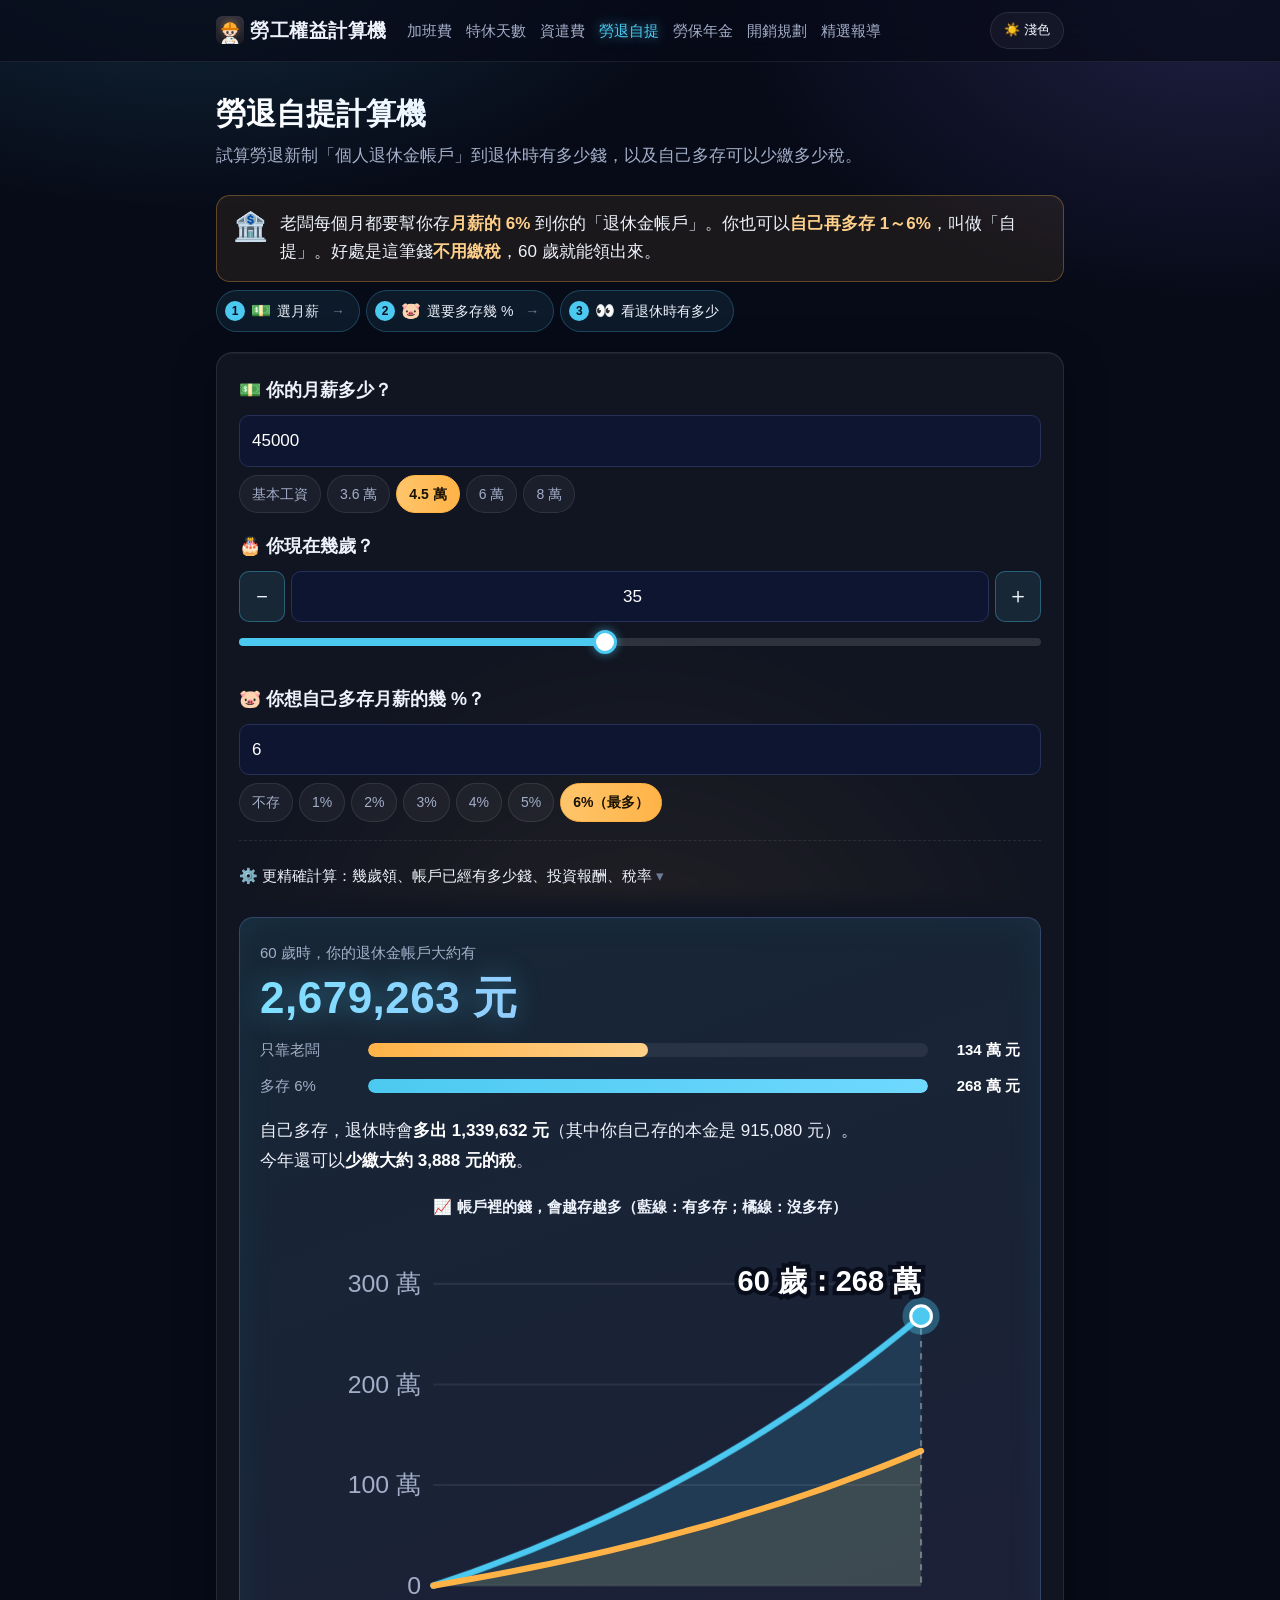
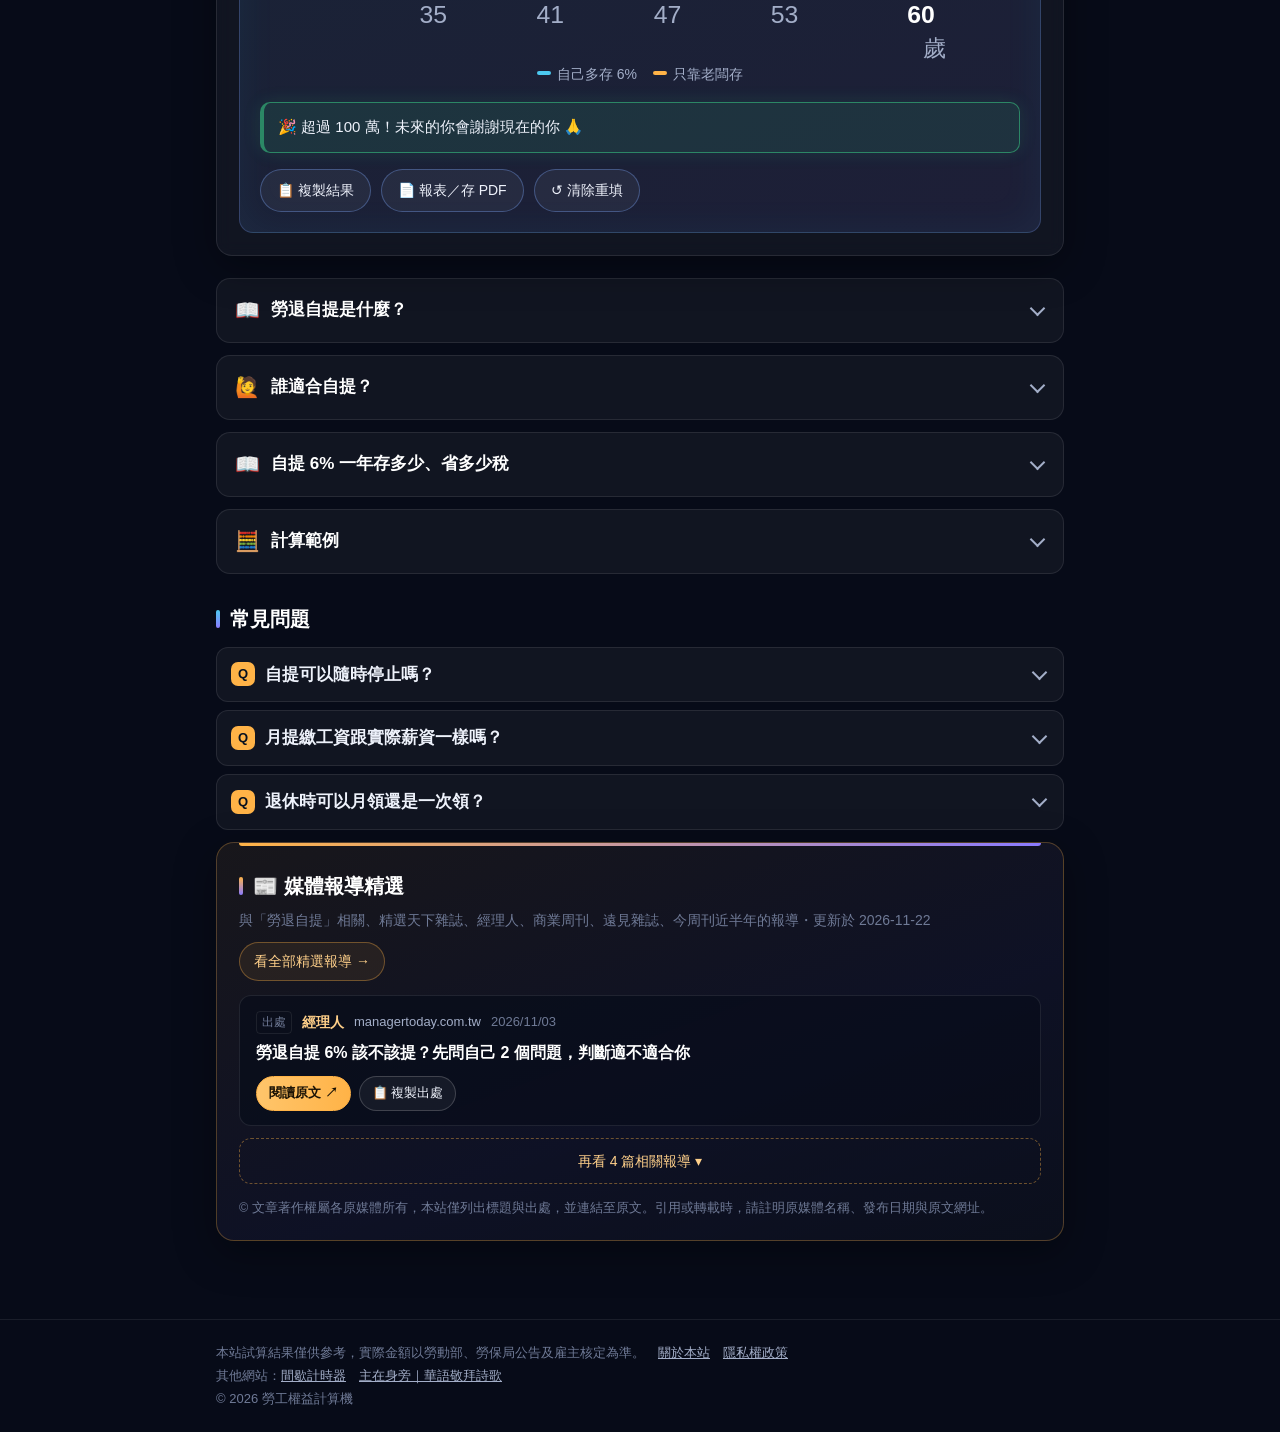
<file: pension/index.html>
<!doctype html><html lang="zh-Hant-TW"><head><meta charset="utf-8"><script>try{if(localStorage.getItem("lc-theme")==="light")document.documentElement.dataset.theme="light"}catch(e){}</script><meta name="theme-color" content="#070b18"><meta name="viewport" content="width=device-width,initial-scale=1">
<title>勞退自提計算機｜自提 6% 划算嗎？退休金與節稅試算</title><meta name="description" content="勞退自提6%划算嗎？輸入月薪、年齡與自提比例，試算退休時勞退個人專戶累積金額，以及每年自提可節省多少所得稅。"><link rel="canonical" href="https://chengcheming-ai.github.io/labor-calculator/pension/">
<meta property="og:title" content="勞退自提計算機｜自提 6% 划算嗎？退休金與節稅試算"><meta property="og:description" content="勞退自提6%划算嗎？輸入月薪、年齡與自提比例，試算退休時勞退個人專戶累積金額，以及每年自提可節省多少所得稅。"><meta property="og:type" content="website"><meta property="og:url" content="https://chengcheming-ai.github.io/labor-calculator/pension/"><meta property="og:image" content="https://chengcheming-ai.github.io/labor-calculator/og.png?v=3"><meta property="og:image:width" content="1200"><meta property="og:image:height" content="630"><meta name="twitter:card" content="summary_large_image">
<script type="application/ld+json">{"@context": "https://schema.org", "@type": "WebApplication", "name": "勞退自提計算機", "url": "https://chengcheming-ai.github.io/labor-calculator/pension/", "description": "勞退自提6%划算嗎？輸入月薪、年齡與自提比例，試算退休時勞退個人專戶累積金額，以及每年自提可節省多少所得稅。", "applicationCategory": "FinanceApplication", "operatingSystem": "Any", "inLanguage": "zh-Hant-TW", "isAccessibleForFree": true, "offers": {"@type": "Offer", "price": "0", "priceCurrency": "TWD"}}</script><script type="application/ld+json">{"@context": "https://schema.org", "@type": "BreadcrumbList", "itemListElement": [{"@type": "ListItem", "position": 1, "name": "勞工權益計算機", "item": "https://chengcheming-ai.github.io/labor-calculator/"}, {"@type": "ListItem", "position": 2, "name": "勞退自提計算機", "item": "https://chengcheming-ai.github.io/labor-calculator/pension/"}]}</script>
<link rel="icon" href="../icon.svg?v=3" type="image/svg+xml"><link rel="apple-touch-icon" href="../apple-touch-icon.png?v=3"><link rel="stylesheet" href="../style.css"></head><body>
<header><div class="in"><a class="logo" href="../"><img src="../icon.svg?v=3" alt="" width="28" height="28" style="vertical-align:-7px;margin-right:6px">勞工權益計算機</a><nav><a href="../overtime/">加班費</a><a href="../annual-leave/">特休天數</a><a href="../severance/">資遣費</a><a href="../pension/" class=on>勞退自提</a><a href="../labor-insurance/">勞保年金</a><a href="../budget/">開銷規劃</a><a href="../news/">精選報導</a></nav></div></header>
<main>
<h1>勞退自提計算機</h1><p class="lead">試算勞退新制「個人退休金帳戶」到退休時有多少錢，以及自己多存可以少繳多少稅。</p>
<div class="say"><span class="em">🏦</span><div>老闆每個月都要幫你存<b>月薪的 6%</b> 到你的「退休金帳戶」。你也可以<b>自己再多存 1～6%</b>，叫做「自提」。好處是這筆錢<b>不用繳稅</b>，60 歲就能領出來。</div></div>
<ol class="howto" aria-label="使用步驟"><li><span aria-hidden="true">💵</span>選月薪</li><li><span aria-hidden="true">🐷</span>選要多存幾 %</li><li><span aria-hidden="true">👀</span>看退休時有多少</li></ol>
<div class="card"><div class="qgrid">
<div><label for="sal" class="q-lab">💵 你的月薪多少？</label><input id="sal" min="0" max="1000000" data-why="月薪請輸入 0～100 萬元之間的金額" type="number" value="45000" inputmode="numeric"><div class="chips" data-for="sal" data-opts="29500:基本工資|36000:3.6 萬|45000:4.5 萬|60000:6 萬|80000:8 萬"></div></div>
<div><label for="age" class="q-lab">🎂 你現在幾歲？</label><input id="age" class="stepper" min="15" max="59" data-why="要 15 歲以上，而且要比開始領錢的年齡小" type="number" value="35" data-range></div>
<div><label for="pct" class="q-lab">🐷 你想自己多存月薪的幾 %？</label><input id="pct" min="0" max="6" data-why="自己多存最多是月薪的 6%" type="number" value="6" inputmode="numeric"><div class="chips" data-for="pct" data-opts="0:不存|1:1%|2:2%|3:3%|4:4%|5:5%|6:6%（最多）"></div></div>
</div>
<details class="more"><summary>⚙️ 更精確計算：幾歲領、帳戶已經有多少錢、投資報酬、稅率</summary><div class="grid" style="margin-top:10px"><div><label for="ret">幾歲開始領？</label><input id="ret" min="60" max="75" data-why="勞退最早 60 歲才能領，這裡最多算到 75 歲" data-show="60～75 歲" type="number" value="60" ></div><div><label for="cur">帳戶裡現在已經有（元） <button type="button" class="qm" aria-expanded="false" aria-controls="qm-cur">?</button></label><span class="qm-t" id="qm-cur" hidden>可以到勞保局 e 化服務系統或勞保局 App 查「勞退個人專戶」的金額。不知道就填 0。</span><input id="cur" min="0" max="20000000" data-why="金額請輸入 0～2,000 萬元之間" type="number" value="0" ></div><div><label for="r">每年大約賺幾 %？ <button type="button" class="qm" aria-expanded="false" aria-controls="qm-r">?</button></label><span class="qm-t" id="qm-r" hidden>政府會拿退休金去投資。過去長期平均大約每年 3～5%，而且政府保證至少有 2 年定存的利息。</span><input id="r" min="0" max="10" data-why="每年報酬請設定在 0～10% 之間" data-show="0～10%" type="number" value="3" step=0.1></div><div><label for="g">薪水每年大約加幾 %？</label><input id="g" min="0" max="10" data-why="薪水每年成長請設定在 0～10% 之間" data-show="0～10%" type="number" value="1" step=0.1></div>
<div><label for="tax">所得稅率（報稅時的級距） <button type="button" class="qm" aria-expanded="false" aria-controls="qm-tax">?</button></label><span class="qm-t" id="qm-tax" hidden>大部分上班族是 5% 或 12%。月薪約 6 萬以下通常是 5%，再高一點多半是 12%，實際要看報稅資料。</span><select id="tax"><option value=5>5%</option><option value=12 selected>12%</option><option value=20>20%</option><option value=30>30%</option><option value=40>40%</option></select></div></div></details>
<div class="res"><span class="lbl" id="totl">退休時，你的退休金帳戶大約有</span><div class="big" id="tot">-</div><div id="bk"></div><p id="sub"></p>
<p class="ch-t">📈 帳戶裡的錢，會越存越多（藍線：有多存；橘線：沒多存）</p><svg id="ch1" role="img" aria-label="退休金帳戶隨年齡增加的折線圖"></svg></div></div>

<article><details class="sec"><summary><span class="si" aria-hidden="true">📖</span><h2>勞退自提是什麼？</h2></summary><div class="sec-b"><p>老闆每個月一定要幫你存<b>至少月薪的 6%</b> 到你的退休金帳戶。你也可以自己再多存 0～6%，叫做「自提」。</p>
<p>自己多存的錢，<b>報稅時可以從收入裡扣掉</b>，等於這筆錢不用繳稅。政府也保證至少有 2 年定存的利息。缺點是要等到 60 歲才能領出來。</p></div></details>
<details class="sec"><summary><span class="si" aria-hidden="true">🙋</span><h2>誰適合自提？</h2></summary><div class="sec-b"><p>所得稅率 12% 以上、想好好存退休金的人最划算。稅率 5% 或不用繳稅的人，少繳的稅比較少，可以看自己手頭寬不寬裕再決定。</p></div></details>
<details class="sec"><summary><span class="si" aria-hidden="true">📖</span><h2>自提 6% 一年存多少、省多少稅</h2></summary><div class="sec-b"><p>以月薪 × 6% × 12 個月估算（元），實際依月提繳工資分級表計算：</p><div class="tw"><table><tr><th>月薪</th><th>一年自提</th><th>稅率 5% 省稅</th><th>稅率 12% 省稅</th><th>稅率 20% 省稅</th></tr><tr><td>35,000</td><td class="n">25,200</td><td class="n">1,260</td><td class="n">3,024</td><td class="n">5,040</td></tr><tr><td>45,000</td><td class="n">32,400</td><td class="n">1,620</td><td class="n">3,888</td><td class="n">6,480</td></tr><tr><td>60,000</td><td class="n">43,200</td><td class="n">2,160</td><td class="n">5,184</td><td class="n">8,640</td></tr><tr><td>80,000</td><td class="n">57,600</td><td class="n">2,880</td><td class="n">6,912</td><td class="n">11,520</td></tr><tr><td>100,000</td><td class="n">72,000</td><td class="n">3,600</td><td class="n">8,640</td><td class="n">14,400</td></tr></table></div></div></details>
<details class="sec"><summary><span class="si" aria-hidden="true">🧮</span><h2>計算範例</h2></summary><div class="sec-b"><p>月薪 45,000 元、自提 6%：每月存 2,700 元，一年 32,400 元。若綜所稅適用 12% 級距，一年約省 32,400 × 12% = <b>3,888 元</b>的稅。</p></div></details>
<h2 class="faq-h">常見問題</h2><div class="faq"><details class="qa"><summary><span>自提可以隨時停止嗎？</span></summary><div class="qa-a">可以，隨時跟公司說要調整或停止就好。</div></details><details class="qa"><summary><span>月提繳工資跟實際薪資一樣嗎？</span></summary><div class="qa-a">不一定一樣。政府有一張「級距表」，會把你的月薪對到最接近的金額，最高 150,000 元。這個計算機直接用你的月薪來估算。</div></details><details class="qa"><summary><span>退休時可以月領還是一次領？</span></summary><div class="qa-a">60 歲以上、工作年資滿 15 年，可以選「每月領」或「一次領」；不滿 15 年只能一次領。選好、勞保局發錢之後就不能改。</div></details></div></article>
<section class="news-box" id="news" data-k="pension"></section></main>
<footer><div class="in">本站試算結果僅供參考，實際金額以勞動部、勞保局公告及雇主核定為準。　<a href="../about/">關於本站</a>　<a href="../privacy/">隱私權政策</a><br>其他網站：<a href="https://chengcheming-ai.github.io/interval-timer/" target="_blank" rel="noopener">間歇計時器</a>　<a href="https://chengcheming-ai.github.io/zhu-zai-shen-pang/" target="_blank" rel="noopener">主在身旁｜華語敬拜詩歌</a><br>© 2026 勞工權益計算機</div></footer>
<script src="../news.js"></script><script src="../common.js"></script><script>function sim(n,cur,sal,p,r,g,every){let A=cur,own=0,s=sal;const pts=[A];for(let i=0;i<n;i++){if(i>0&&i%12===0)s*=1+g;const w=Math.min(s,150000);A=A*(1+r)+w*(0.06+p);own+=w*p;if(every&&(i+1)%12===0)pts.push(A)}return[A,own,pts]}
bind(()=>{const ret=num('ret');$('age').max=Math.min(64,ret-1);const age=num('age'),yrs=Math.max(0,ret-age),n=yrs*12,r=num('r')/100/12,g=num('g')/100,p=num('pct')/100,sal=num('sal'),cur=num('cur'),tax=+$('tax').value;
const[A,own,PA]=sim(n,cur,sal,p,r,g,1),[B,,PB]=sim(n,cur,sal,0,r,g,1),tx=Math.min(sal,150000)*p*12*tax/100;
$('totl').textContent=`${ret} 歲時，你的退休金帳戶大約有`;$('tot').textContent=fmt(A)+' 元';
hbars($('bk'),[{n:'只靠老闆',v:B,t:wan(B)+' 元',c:'s1'},{n:p>0?`多存 ${num('pct')}%`:'不多存',v:A,t:wan(A)+' 元',c:'s0'}]);
$('sub').innerHTML=p>0?`自己多存，退休時會<b>多出 ${fmt(A-B)} 元</b>（其中你自己存的本金是 ${fmt(own)} 元）。<br>今年還可以<b>少繳大約 ${fmt(tx)} 元的稅</b>。`:'現在沒有自己多存。選上面的「1%～6%」，看看會多出多少錢 👆';
const xs=PA.map((_,i)=>age+i);
chart($('ch1'),{type:'line',xs:xs.map(x=>x+''),xu:'歲',series:[{v:PA,name:p>0?`自己多存 ${num('pct')}%`:'目前'},...(p>0?[{v:PB,name:'只靠老闆存'}]:[])],hi:PA.length-1,hiText:`${ret} 歲：${wan(A)}`});
const T=[];
if(p===0&&tax>=12)T.push(['nudge','info',`💡 如果自己多存 6%，今年大約可以少繳 ${fmt(Math.min(sal,150000)*0.06*12*tax/100)} 元的稅，就像政府幫你出錢存退休金 💰`]);
if(p>0&&tax===5)T.push(['low','info','稅率 5% 的人，少繳的稅比較少。如果手頭比較緊，可以少存一點，隨時都能改 👌']);
if(sal>150000)T.push(['cap','info','退休金最多只算到月薪 150,000 元，超過的部分不會存進去，已經用上限算 👌']);
if(num('r')>6)T.push(['r','warn',`每年賺 ${num('r')}%？這太樂觀了 😏 政府退休基金長期平均大約 3～5%`]);
if(age<30&&n>60){const[C]=sim(n-60,cur,sal,p,r,g);T.push(['young','info',`現在就開始存，比晚 5 年開始多存大約 ${fmt(A-C)} 元。越早存，錢滾錢越多 ⚡`])}
if(A>=5e6)T.push(['m','ok','🎉 超過 500 萬！退休後可以過得很輕鬆 😎']);else if(A>=1e6)T.push(['m','ok','🎉 超過 100 萬！未來的你會謝謝現在的你 🙏']);
celebrate('m1',A>=1e6);celebrate('m5',A>=5e6);
tips(T)})</script><script data-goatcounter="https://laborcalc-tw.goatcounter.com/count" async src="//gc.zgo.at/count.js"></script></body></html>
</file>
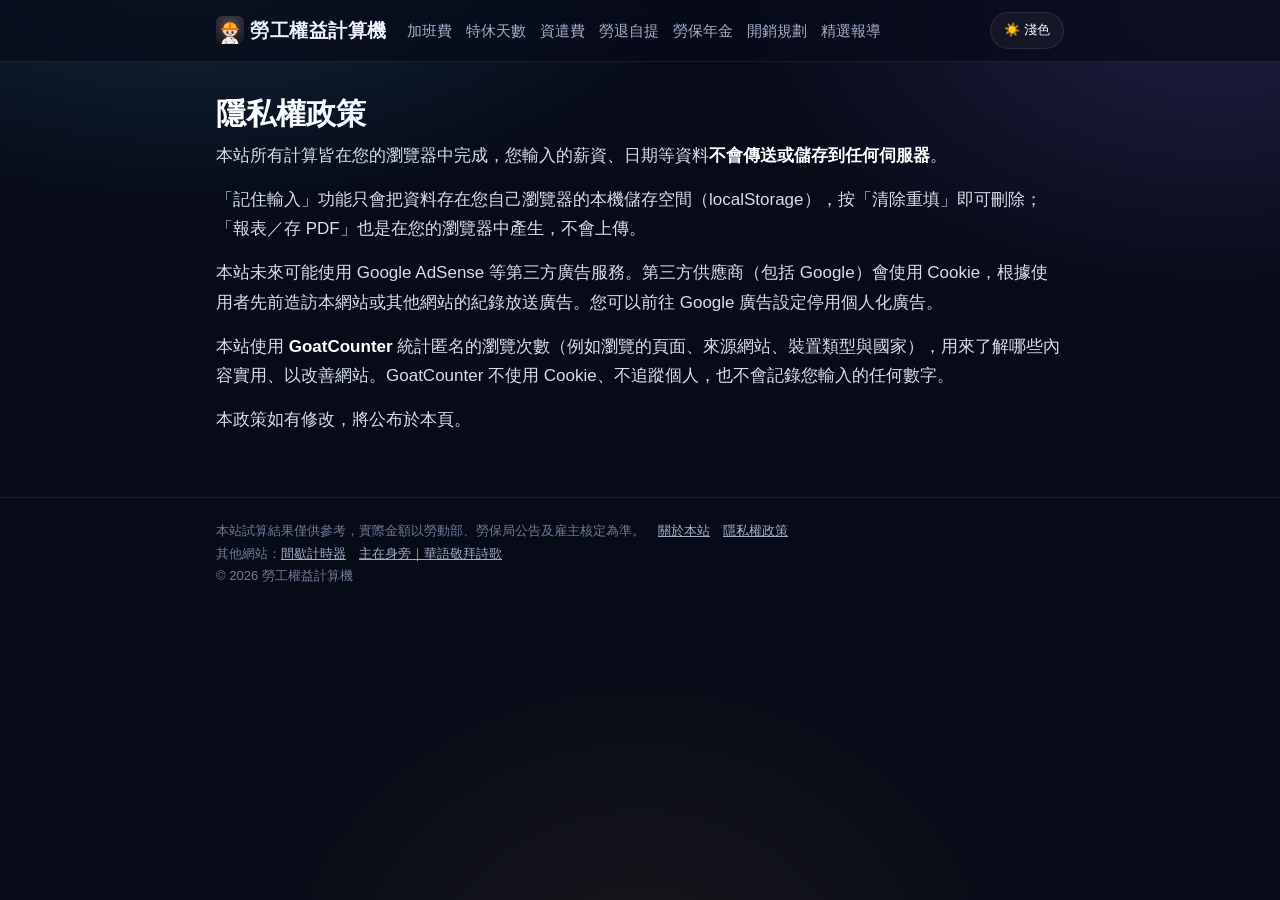
<file: privacy/index.html>
<!doctype html><html lang="zh-Hant-TW"><head><meta charset="utf-8"><script>try{if(localStorage.getItem("lc-theme")==="light")document.documentElement.dataset.theme="light"}catch(e){}</script><meta name="theme-color" content="#070b18"><meta name="viewport" content="width=device-width,initial-scale=1">
<title>隱私權政策｜勞工權益計算機</title><meta name="description" content="勞工權益計算機的隱私權政策。"><link rel="canonical" href="https://chengcheming-ai.github.io/labor-calculator/privacy/">
<meta property="og:title" content="隱私權政策｜勞工權益計算機"><meta property="og:description" content="勞工權益計算機的隱私權政策。"><meta property="og:type" content="website"><meta property="og:url" content="https://chengcheming-ai.github.io/labor-calculator/privacy/"><meta property="og:image" content="https://chengcheming-ai.github.io/labor-calculator/og.png?v=3"><meta property="og:image:width" content="1200"><meta property="og:image:height" content="630"><meta name="twitter:card" content="summary_large_image">
<script type="application/ld+json">{"@context": "https://schema.org", "@type": "BreadcrumbList", "itemListElement": [{"@type": "ListItem", "position": 1, "name": "勞工權益計算機", "item": "https://chengcheming-ai.github.io/labor-calculator/"}, {"@type": "ListItem", "position": 2, "name": "隱私權政策", "item": "https://chengcheming-ai.github.io/labor-calculator/privacy/"}]}</script>
<link rel="icon" href="../icon.svg?v=3" type="image/svg+xml"><link rel="apple-touch-icon" href="../apple-touch-icon.png?v=3"><link rel="stylesheet" href="../style.css"></head><body>
<header><div class="in"><a class="logo" href="../"><img src="../icon.svg?v=3" alt="" width="28" height="28" style="vertical-align:-7px;margin-right:6px">勞工權益計算機</a><nav><a href="../overtime/">加班費</a><a href="../annual-leave/">特休天數</a><a href="../severance/">資遣費</a><a href="../pension/">勞退自提</a><a href="../labor-insurance/">勞保年金</a><a href="../budget/">開銷規劃</a><a href="../news/">精選報導</a></nav></div></header>
<main><h1>隱私權政策</h1><article>
<p>本站所有計算皆在您的瀏覽器中完成，您輸入的薪資、日期等資料<b>不會傳送或儲存到任何伺服器</b>。</p>
<p>「記住輸入」功能只會把資料存在您自己瀏覽器的本機儲存空間（localStorage），按「清除重填」即可刪除；「報表／存 PDF」也是在您的瀏覽器中產生，不會上傳。</p>
<p>本站未來可能使用 Google AdSense 等第三方廣告服務。第三方供應商（包括 Google）會使用 Cookie，根據使用者先前造訪本網站或其他網站的紀錄放送廣告。您可以前往 Google 廣告設定停用個人化廣告。</p>
<p>本站使用 <b>GoatCounter</b> 統計匿名的瀏覽次數（例如瀏覽的頁面、來源網站、裝置類型與國家），用來了解哪些內容實用、以改善網站。GoatCounter 不使用 Cookie、不追蹤個人，也不會記錄您輸入的任何數字。</p><p>本政策如有修改，將公布於本頁。</p></article></main>
<footer><div class="in">本站試算結果僅供參考，實際金額以勞動部、勞保局公告及雇主核定為準。　<a href="../about/">關於本站</a>　<a href="../privacy/">隱私權政策</a><br>其他網站：<a href="https://chengcheming-ai.github.io/interval-timer/" target="_blank" rel="noopener">間歇計時器</a>　<a href="https://chengcheming-ai.github.io/zhu-zai-shen-pang/" target="_blank" rel="noopener">主在身旁｜華語敬拜詩歌</a><br>© 2026 勞工權益計算機</div></footer>
<script src="../common.js"></script><script data-goatcounter="https://laborcalc-tw.goatcounter.com/count" async src="//gc.zgo.at/count.js"></script></body></html>
</file>
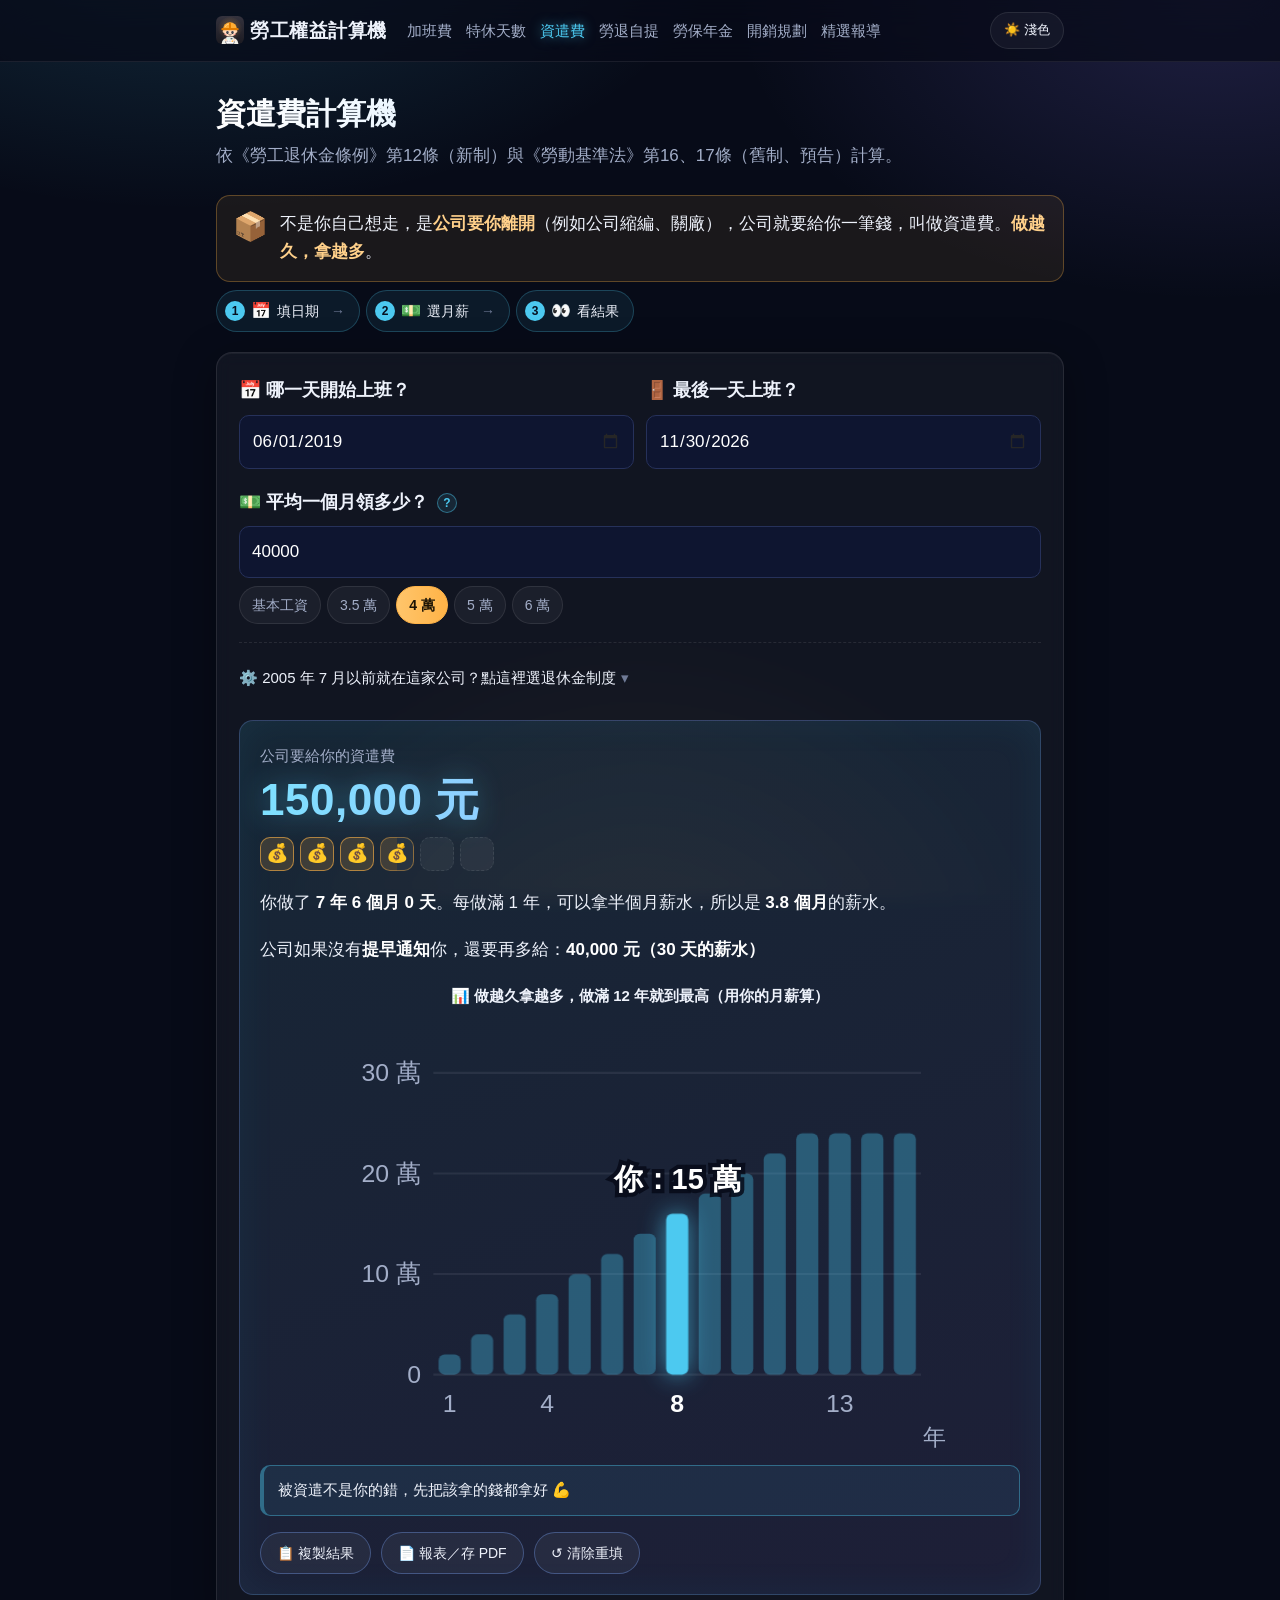
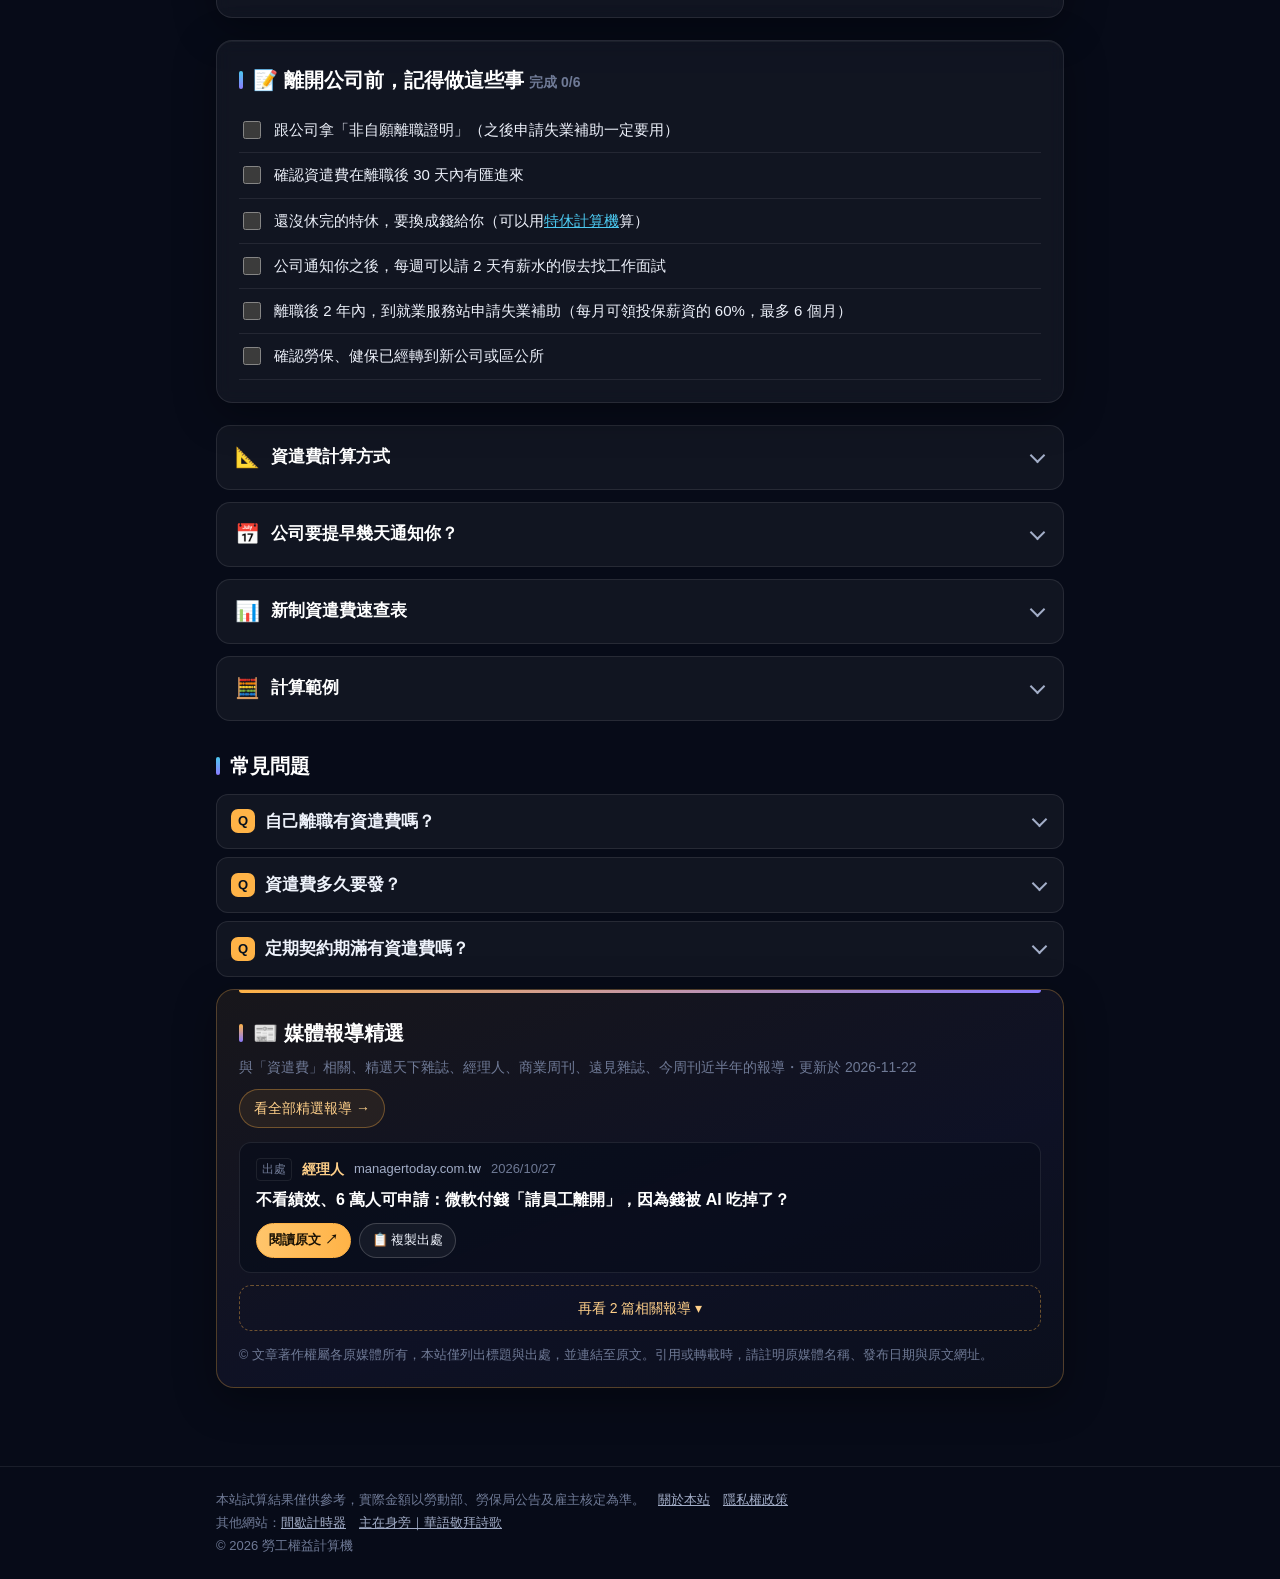
<file: severance/index.html>
<!doctype html><html lang="zh-Hant-TW"><head><meta charset="utf-8"><script>try{if(localStorage.getItem("lc-theme")==="light")document.documentElement.dataset.theme="light"}catch(e){}</script><meta name="theme-color" content="#070b18"><meta name="viewport" content="width=device-width,initial-scale=1">
<title>資遣費計算機 2026｜新制、舊制資遣費與預告工資試算</title><meta name="description" content="資遣費怎麼算？輸入到職日、離職日與平均工資，自動計算勞退新制、舊制資遣費與預告工資，被資遣前先算清楚。"><link rel="canonical" href="https://chengcheming-ai.github.io/labor-calculator/severance/">
<meta property="og:title" content="資遣費計算機 2026｜新制、舊制資遣費與預告工資試算"><meta property="og:description" content="資遣費怎麼算？輸入到職日、離職日與平均工資，自動計算勞退新制、舊制資遣費與預告工資，被資遣前先算清楚。"><meta property="og:type" content="website"><meta property="og:url" content="https://chengcheming-ai.github.io/labor-calculator/severance/"><meta property="og:image" content="https://chengcheming-ai.github.io/labor-calculator/og.png?v=3"><meta property="og:image:width" content="1200"><meta property="og:image:height" content="630"><meta name="twitter:card" content="summary_large_image">
<script type="application/ld+json">{"@context": "https://schema.org", "@type": "WebApplication", "name": "資遣費計算機", "url": "https://chengcheming-ai.github.io/labor-calculator/severance/", "description": "資遣費怎麼算？輸入到職日、離職日與平均工資，自動計算勞退新制、舊制資遣費與預告工資，被資遣前先算清楚。", "applicationCategory": "FinanceApplication", "operatingSystem": "Any", "inLanguage": "zh-Hant-TW", "isAccessibleForFree": true, "offers": {"@type": "Offer", "price": "0", "priceCurrency": "TWD"}}</script><script type="application/ld+json">{"@context": "https://schema.org", "@type": "BreadcrumbList", "itemListElement": [{"@type": "ListItem", "position": 1, "name": "勞工權益計算機", "item": "https://chengcheming-ai.github.io/labor-calculator/"}, {"@type": "ListItem", "position": 2, "name": "資遣費計算機", "item": "https://chengcheming-ai.github.io/labor-calculator/severance/"}]}</script>
<link rel="icon" href="../icon.svg?v=3" type="image/svg+xml"><link rel="apple-touch-icon" href="../apple-touch-icon.png?v=3"><link rel="stylesheet" href="../style.css"></head><body>
<header><div class="in"><a class="logo" href="../"><img src="../icon.svg?v=3" alt="" width="28" height="28" style="vertical-align:-7px;margin-right:6px">勞工權益計算機</a><nav><a href="../overtime/">加班費</a><a href="../annual-leave/">特休天數</a><a href="../severance/" class=on>資遣費</a><a href="../pension/">勞退自提</a><a href="../labor-insurance/">勞保年金</a><a href="../budget/">開銷規劃</a><a href="../news/">精選報導</a></nav></div></header>
<main>
<h1>資遣費計算機</h1><p class="lead">依《勞工退休金條例》第12條（新制）與《勞動基準法》第16、17條（舊制、預告）計算。</p>
<div class="say"><span class="em">📦</span><div>不是你自己想走，是<b>公司要你離開</b>（例如公司縮編、關廠），公司就要給你一筆錢，叫做資遣費。<b>做越久，拿越多</b>。</div></div>
<ol class="howto" aria-label="使用步驟"><li><span aria-hidden="true">📅</span>填日期</li><li><span aria-hidden="true">💵</span>選月薪</li><li><span aria-hidden="true">👀</span>看結果</li></ol>
<div class="card"><div class="qgrid"><div class="row2"><div><label for="st" class="q-lab">📅 哪一天開始上班？</label><input id="st" min="1950-01-01" max="2100-12-31" type="date" value="2019-06-01" ></div><div><label for="ed" class="q-lab">🚪 最後一天上班？</label><input id="ed" min="1950-01-01" max="2100-12-31" type="date" value="2026-11-30" ></div></div>
<div><label for="sal" class="q-lab">💵 平均一個月領多少？ <button type="button" class="qm" aria-expanded="false" aria-controls="qm-sal">?</button></label><span class="qm-t" id="qm-sal" hidden>算「離職前 6 個月」的平均月薪。加班費、固定的津貼也要算進去，所以可能比底薪多一點。</span><input id="sal" min="0" max="1000000" data-why="平均工資請輸入 0～100 萬元之間的金額" type="number" value="40000" inputmode="numeric"><div class="chips" data-for="sal" data-opts="29500:基本工資|35000:3.5 萬|40000:4 萬|50000:5 萬|60000:6 萬"></div></div></div>
<details class="more"><summary>⚙️ 2005 年 7 月以前就在這家公司？點這裡選退休金制度</summary><div class="grid" style="margin-top:10px"><div><label for="sys">退休金制度</label><select id="sys"><option value="new">新制（2005/7/1 以後到職的人都是這個）</option><option value="old">舊制（2005/7/1 以前到職，而且選擇留在舊制）</option></select></div></div></details>
<div class="res"><span class="lbl">公司要給你的資遣費</span><div class="big" id="sev">-</div><div class="pills" id="pills" aria-hidden="true"></div><p id="det"></p><p id="ntp">公司如果沒有<b>提早通知</b>你，還要再多給：<b id="nt">-</b></p>
<p class="ch-t">📊 做越久拿越多，做滿 12 年就到最高（用你的月薪算）</p><svg id="ch1" role="img" aria-label="年資 1 到 15 年可以拿到多少資遣費的長條圖"></svg></div></div>
<div class="card"><h2 style="margin-top:0">📝 離開公司前，記得做這些事 <span id="ckn" class="note"></span></h2><div class="check"><label><input type="checkbox" id="ck1"><span>跟公司拿「非自願離職證明」（之後申請失業補助一定要用）</span></label><label><input type="checkbox" id="ck2"><span>確認資遣費在離職後 30 天內有匯進來</span></label><label><input type="checkbox" id="ck3"><span>還沒休完的特休，要換成錢給你（可以用<a href="../annual-leave/">特休計算機</a>算）</span></label><label><input type="checkbox" id="ck4"><span>公司通知你之後，每週可以請 2 天有薪水的假去找工作面試</span></label><label><input type="checkbox" id="ck5"><span>離職後 2 年內，到就業服務站申請失業補助（每月可領投保薪資的 60%，最多 6 個月）</span></label><label><input type="checkbox" id="ck6"><span>確認勞保、健保已經轉到新公司或區公所</span></label></div></div>

<article><details class="sec"><summary><span class="si" aria-hidden="true">📐</span><h2>資遣費計算方式</h2></summary><div class="sec-b"><p><b>新制：</b>每做滿 1 年，給<b>半個月</b>薪水；不滿 1 年照比例算；最多給 6 個月。</p>
<p><b>舊制：</b>每做滿 1 年，給 <b>1 個月</b>薪水；剩下的月數照比例算，不滿 1 個月算 1 個月。</p>
<p><b>平均工資怎麼算：</b>離職前 6 個月的薪水加起來 ÷ 這 6 個月的天數 × 30。底薪、固定津貼、加班費都要算進去。</p></div></details>
<details class="sec"><summary><span class="si" aria-hidden="true">📅</span><h2>公司要提早幾天通知你？</h2></summary><div class="sec-b"><table><tr><th>你做了多久</th><th>公司要提早幾天通知</th></tr><tr><td>3 個月以上，未滿 1 年</td><td>10 天</td></tr><tr><td>1 年以上，未滿 3 年</td><td>20 天</td></tr><tr><td>3 年以上</td><td>30 天</td></tr></table>
<p>公司沒有提早通知，就要把這些天數的薪水補給你（叫做「預告工資」）。在通知期間，你每週可以請 2 天有薪水的假去找工作。</p></div></details>
<details class="sec"><summary><span class="si" aria-hidden="true">📊</span><h2>新制資遣費速查表</h2></summary><div class="sec-b"><p>依年資與平均工資計算（元），年資滿 12 年就達到 6 個月的上限：</p><div class="tw"><table><tr><th>年資</th><th>平均工資 35,000</th><th>平均工資 40,000</th><th>平均工資 50,000</th></tr><tr><td>1 年</td><td class="n">17,500</td><td class="n">20,000</td><td class="n">25,000</td></tr><tr><td>3 年</td><td class="n">52,500</td><td class="n">60,000</td><td class="n">75,000</td></tr><tr><td>5 年</td><td class="n">87,500</td><td class="n">100,000</td><td class="n">125,000</td></tr><tr><td>8 年</td><td class="n">140,000</td><td class="n">160,000</td><td class="n">200,000</td></tr><tr><td>10 年</td><td class="n">175,000</td><td class="n">200,000</td><td class="n">250,000</td></tr><tr><td>12 年</td><td class="n">210,000</td><td class="n">240,000</td><td class="n">300,000</td></tr><tr><td>15 年</td><td class="n">210,000</td><td class="n">240,000</td><td class="n">300,000</td></tr></table></div></div></details>
<details class="sec"><summary><span class="si" aria-hidden="true">🧮</span><h2>計算範例</h2></summary><div class="sec-b"><p>適用新制、年資滿 5 年、平均工資 40,000 元：5 × 1/2 = 2.5 個月，資遣費為 40,000 × 2.5 = <b>100,000 元</b>。如果公司完全沒有預告，另可請求 30 日的預告工資 40,000 元。</p></div></details>
<h2 class="faq-h">常見問題</h2><div class="faq"><details class="qa"><summary><span>自己離職有資遣費嗎？</span></summary><div class="qa-a">一般來說沒有。但如果是公司先違法（例如沒按時發薪水、沒幫你保勞保），你因此離職，還是可以要資遣費（《勞動基準法》第14條）。</div></details>
<details class="qa"><summary><span>資遣費多久要發？</span></summary><div class="qa-a">新制規定：離職後 30 天內要給。</div></details><details class="qa"><summary><span>定期契約期滿有資遣費嗎？</span></summary><div class="qa-a">沒有。約好的期限到了，工作自然結束，不能要資遣費，也不能要預告工資（《勞動基準法》第18條）。</div></details></div></article>
<section class="news-box" id="news" data-k="severance"></section></main>
<footer><div class="in">本站試算結果僅供參考，實際金額以勞動部、勞保局公告及雇主核定為準。　<a href="../about/">關於本站</a>　<a href="../privacy/">隱私權政策</a><br>其他網站：<a href="https://chengcheming-ai.github.io/interval-timer/" target="_blank" rel="noopener">間歇計時器</a>　<a href="https://chengcheming-ai.github.io/zhu-zai-shen-pang/" target="_blank" rel="noopener">主在身旁｜華語敬拜詩歌</a><br>© 2026 勞工權益計算機</div></footer>
<script src="../news.js"></script><script src="../common.js"></script><script>bind(()=>{const s=dv('st'),e0=dv('ed'),w=num('sal'),T=[['hug','info','被資遣不是你的錯，先把該拿的錢都拿好 💪']];
if(isNaN(s)||isNaN(e0))return tips(T);
if(e0<=s){T.push(['date','alert','最後一天上班，要比開始上班那天晚喔 📅']);return tips(T)}
const e=new Date(e0);e.setDate(e.getDate()+1);
let y=e.getFullYear()-s.getFullYear(),m=e.getMonth()-s.getMonth(),d=e.getDate()-s.getDate();
if(d<0){m--;d+=new Date(e.getFullYear(),e.getMonth(),0).getDate()}if(m<0){y--;m+=12}
const isNew=$('sys').value==='new',yrs=y+m/12+d/365;let base,txt;
if(isNew){base=Math.min(yrs*0.5,6);txt=`你做了 <b>${y} 年 ${m} 個月 ${d} 天</b>。每做滿 1 年，可以拿半個月薪水，所以是 <b>${r1(base)} 個月</b>的薪水`+(yrs*0.5>6?'（最多只能拿 6 個月）':'')+'。';if(yrs*0.5>=6)T.push(['cap','info','新制最多只能拿 6 個月的薪水，你已經拿到最高了 📏'])}
else{const mm=m+(d>0?1:0);base=y+mm/12;txt=`你做了 <b>${y} 年 ${m} 個月 ${d} 天</b>。舊制每做滿 1 年，可以拿 1 個月薪水（不滿 1 個月算 1 個月），所以是 <b>${r1(base)} 個月</b>的薪水。`;T.push(['old','info','舊制只算 2005/7/1 以前、而且選擇留在舊制的年資；新舊制都有的人要分開算']);if(s>=new Date('2005-07-01'))T.push(['old2','warn','2005/7/1 以後才開始上班的人，都是用「新制」喔，請改回新制 🔄'])}
$('sev').textContent=fmt(base*w)+' 元';$('det').innerHTML=txt;
const np=Math.min(24,Math.max(isNew?6:1,Math.ceil(base)));let ph='';for(let i=0;i<np;i++){const f=base-i;ph+=`<span class="${f>=1?'on':f>0?'half':''}">${f>0?'💰':''}</span>`}$('pills').innerHTML=ph;
const tm=y*12+m,nd=tm<3?0:tm<12?10:tm<36?20:30;$('nt').textContent=nd?`${fmt(w/30*nd)} 元（${nd} 天的薪水）`:'不用（做不到 3 個月）';
if(!nd)T.push(['nt','info','做不到 3 個月，法律沒有規定公司要提早通知']);
const ys=Array.from({length:15},(_,i)=>i+1);
chart($('ch1'),{type:'bar',xs:ys.map(x=>x+''),xu:'年',series:[{v:ys.map(x=>Math.min(x*.5,6)*w)}],hi:isNew?Math.max(1,Math.min(15,Math.round(yrs)))-1:null,hiText:isNew?`你：${wan(base*w)}`:''});
tips(T)});
const cks=[...document.querySelectorAll('.check input')];
function ck(){const n=cks.filter(c=>c.checked).length,all=n===cks.length;$('ckn').textContent=all?'全部完成！下一份工作一定更好 🌈':`完成 ${n}/${cks.length}`;celebrate('ck',all)}
cks.forEach(c=>c.addEventListener('change',ck));ck();</script><script data-goatcounter="https://laborcalc-tw.goatcounter.com/count" async src="//gc.zgo.at/count.js"></script></body></html>
</file>
<file: style.css>
:root{
  color-scheme:dark;
  --bg:#070b18;--card:rgba(255,255,255,.045);--card-b:rgba(255,255,255,.09);
  --fg:#eef2fb;--mut:#a3aec8;--dim:#6f7a96;
  --acc:#4cc9f0;--acc2:#8b7bff;--warm:#ffb347;
  --in:#0e1530;--in-b:#26315a;--line:rgba(255,255,255,.08);
}
*{box-sizing:border-box}
html{background:var(--bg)}
body{margin:0;min-height:100vh;color:var(--fg);font:16px/1.75 "Noto Sans TC","Microsoft JhengHei","PingFang TC",sans-serif;
  background:
    radial-gradient(900px 500px at 15% -10%,rgba(76,201,240,.18),transparent 60%),
    radial-gradient(800px 500px at 95% 0%,rgba(139,123,255,.18),transparent 60%),
    radial-gradient(700px 600px at 50% 110%,rgba(255,179,71,.07),transparent 60%),
    var(--bg);
  background-attachment:fixed}

/* 頁首 */
header{position:sticky;top:0;z-index:10;background:rgba(7,11,24,.72);backdrop-filter:blur(14px);-webkit-backdrop-filter:blur(14px);border-bottom:1px solid var(--line)}
header .in,main,footer .in{max-width:880px;margin:0 auto;padding:0 16px}
header .in{display:flex;flex-wrap:wrap;align-items:center;gap:8px 20px;padding-top:12px;padding-bottom:12px}
.logo{font-weight:700;font-size:19px;color:var(--fg);text-decoration:none;letter-spacing:.5px}
nav a{color:var(--mut);text-decoration:none;font-size:15px;margin-right:14px;transition:color .2s}
nav a:hover{color:var(--fg)}
nav a.on{color:var(--acc);text-shadow:0 0 12px rgba(76,201,240,.6)}

/* 標題 */
main{padding-top:32px;padding-bottom:48px}
h1{font-size:30px;line-height:1.3;margin:0 0 8px;font-weight:800;
  background:linear-gradient(90deg,#fff 0%,#cfe9ff 55%,#bfb4ff 100%);-webkit-background-clip:text;background-clip:text;color:transparent}
.lead{color:var(--mut);margin:0 0 24px}
h2{font-size:20px;margin:32px 0 10px;color:#fff}
h2::before{content:"";display:inline-block;width:4px;height:18px;border-radius:2px;margin-right:10px;vertical-align:-2px;background:linear-gradient(var(--acc),var(--acc2))}

/* 卡片 */
.card{background:var(--card);border:1px solid var(--card-b);border-radius:16px;padding:22px;margin-bottom:22px;
  box-shadow:0 10px 40px rgba(0,0,0,.35),inset 0 1px 0 rgba(255,255,255,.05);backdrop-filter:blur(8px);-webkit-backdrop-filter:blur(8px)}
.grid{display:grid;grid-template-columns:repeat(auto-fit,minmax(220px,1fr));gap:16px}
.grid>div{display:flex;flex-direction:column;justify-content:flex-end}

/* 表單 */
label{display:block;font-size:14px;color:var(--mut);margin-bottom:6px}
input,select{width:100%;font:inherit;font-size:17px;padding:10px 12px;border:1px solid var(--in-b);border-radius:10px;background:var(--in);color:#fff;transition:border-color .2s,box-shadow .2s}
input:hover,select:hover{border-color:#3a4a80}
input:focus,select:focus{outline:none;border-color:var(--acc);box-shadow:0 0 0 3px rgba(76,201,240,.22),0 0 18px rgba(76,201,240,.25)}
input.over,input.over:focus{border-color:#ff9a3c;box-shadow:0 0 0 3px rgba(255,154,60,.25),0 0 16px rgba(255,154,60,.25)}
.lim{display:inline-block;margin-left:4px;padding:0 7px;border-radius:999px;font-size:12px;line-height:18px;color:#ffd08a;background:rgba(255,179,71,.12);border:1px solid rgba(255,179,71,.3)}
input::-webkit-calendar-picker-indicator{filter:invert(.85)}
select option{background:#0e1530;color:#fff}

/* 結果區 */
.res{position:relative;margin-top:20px;padding:20px;border-radius:14px;color:var(--mut);
  background:linear-gradient(160deg,rgba(76,201,240,.10),rgba(139,123,255,.10));border:1px solid rgba(124,170,255,.25);
  box-shadow:inset 0 0 40px rgba(76,201,240,.06)}
.res b{color:#fff}
.res p{color:var(--fg)}
.big{font-size:44px;line-height:1.2;font-weight:800;margin:4px 0 10px;font-variant-numeric:tabular-nums;letter-spacing:.5px;
  background:linear-gradient(90deg,#7ee0ff,#b9a8ff);-webkit-background-clip:text;background-clip:text;color:transparent;
  filter:drop-shadow(0 0 14px rgba(76,201,240,.45));transition:filter .3s}
.big.pop{animation:pop .55s ease-out}
@keyframes pop{0%{transform:scale(.96);filter:drop-shadow(0 0 28px rgba(126,224,255,.95))}60%{transform:scale(1.03)}100%{transform:scale(1);filter:drop-shadow(0 0 14px rgba(76,201,240,.45))}}
@media (prefers-reduced-motion:reduce){.big.pop{animation:none}}

/* 提示條 */
.tips{display:flex;flex-direction:column;gap:10px;margin-top:16px}
.tips:empty{display:none}
.tip{padding:12px 14px;border-radius:10px;color:#eef2fb;font-size:15px;line-height:1.65;border:1px solid;border-left-width:4px;animation:tipIn .4s ease-out}
.tip.flash{animation:tipIn .4s ease-out}
.tip.ok{background:rgba(60,220,140,.10);border-color:rgba(60,220,140,.5);box-shadow:0 0 18px rgba(60,220,140,.12)}
.tip.info{background:rgba(76,201,240,.08);border-color:rgba(76,201,240,.4)}
.tip.warn{background:rgba(255,214,80,.10);border-color:rgba(255,214,80,.55);box-shadow:0 0 18px rgba(255,214,80,.12)}
.tip.alert{background:rgba(255,150,60,.12);border-color:rgba(255,150,60,.65);box-shadow:0 0 20px rgba(255,150,60,.18)}
.tip.danger{background:rgba(255,80,100,.14);border-color:rgba(255,80,100,.75);box-shadow:0 0 24px rgba(255,80,100,.28);animation:tipIn .4s ease-out,beat 2.4s ease-in-out .4s infinite}
@keyframes tipIn{from{opacity:0;transform:translateY(6px)}to{opacity:1;transform:none}}
@keyframes beat{50%{box-shadow:0 0 36px rgba(255,80,100,.55)}}
@media (prefers-reduced-motion:reduce){.tip,.tip.flash,.tip.danger{animation:none}}

/* 複製／清除按鈕 */
.act{display:flex;gap:10px;flex-wrap:wrap;margin-top:16px}
.act button{font:inherit;font-size:14px;padding:8px 16px;border-radius:999px;border:1px solid rgba(124,170,255,.35);background:rgba(255,255,255,.05);color:var(--fg);cursor:pointer;transition:border-color .2s,box-shadow .2s}
.act button:hover{border-color:var(--acc);box-shadow:0 0 14px rgba(76,201,240,.3)}

/* 疲勞儀表 */
.meter{margin:6px 0 16px;padding-bottom:20px}
.mhead{display:flex;justify-content:space-between;font-size:14px;margin-bottom:8px;color:var(--mut)}
.mbar{position:relative;height:12px;border-radius:999px;background:linear-gradient(90deg,#3ddc97 0%,#ffd650 46%,#ff9a3c 65%,#ff4d6d 85%)}
#mcover{position:absolute;right:0;top:0;bottom:0;background:#141b36;border-radius:0 999px 999px 0;transition:width .5s ease}
.mbar i{position:absolute;top:-4px;bottom:-4px;width:2px;background:rgba(255,255,255,.55)}
.mbar i::after{content:attr(data-l);position:absolute;top:20px;left:50%;transform:translateX(-50%);font-size:11px;color:var(--dim);white-space:nowrap;font-style:normal}

/* 離職檢核清單 */
.check label{display:flex;gap:10px;align-items:flex-start;font-size:15px;color:var(--fg);padding:9px 0;border-bottom:1px solid var(--line);cursor:pointer;margin:0}
.check input{width:18px;height:18px;margin-top:4px;flex:none;accent-color:#4cc9f0;padding:0}
.check input:checked+span{color:var(--dim);text-decoration:line-through}

/* 開銷計算機：分組標題、分段長條、排行、步驟、提示框 */
:root{--c-need:#3987e5;--c-want:#d95926;--c-save:#199e70}
h3.grp{font-size:16px;margin:22px 0 10px;color:#fff;display:flex;align-items:center;gap:8px}
h3.grp:first-child{margin-top:0}
.sw{display:inline-block;width:12px;height:12px;border-radius:3px;flex:none}
.sw.need{background:var(--c-need)}.sw.want{background:var(--c-want)}.sw.save{background:var(--c-save)}
.seg-h{display:flex;justify-content:space-between;align-items:baseline;margin:18px 0 8px;font-size:14px;color:var(--mut)}
.seg{display:flex;gap:2px;height:28px}
.seg b{display:flex;align-items:center;padding-left:8px;min-width:0;overflow:hidden;border-radius:4px;color:#fff;font-size:13px;font-weight:600;white-space:nowrap;transition:flex-grow .5s ease}
.seg b.need{background:var(--c-need)}.seg b.want{background:var(--c-want)}.seg b.save{background:var(--c-save)}
.seg.ideal{height:6px;margin-top:6px;opacity:.45}
.seg.ideal b{padding:0;border-radius:999px}
.seg.ideal b:nth-child(1){background:var(--c-need)}.seg.ideal b:nth-child(2){background:var(--c-want)}.seg.ideal b:nth-child(3){background:var(--c-save)}
.legend{display:flex;flex-wrap:wrap;gap:6px 18px;margin-top:12px;font-size:14px;color:var(--fg)}
.legend span{display:flex;align-items:center;gap:6px}
.legend em{font-style:normal;color:var(--dim);font-size:12px}
.legend .neg b{color:#ff8a9a}
.rank .row{display:grid;grid-template-columns:5.5em 1fr 3.2em 5.5em;align-items:center;gap:10px;padding:5px 0;font-size:14px;color:var(--fg)}
.rank .bar{height:10px;background:rgba(255,255,255,.04);border-radius:4px}
.rank .bar b{display:block;height:100%;border-radius:0 4px 4px 0;transition:width .5s ease}
.rank .bar b.need{background:var(--c-need)}.rank .bar b.want{background:var(--c-want)}
.rank .pv{text-align:right;color:var(--mut);font-variant-numeric:tabular-nums}
.rank .av{text-align:right;font-variant-numeric:tabular-nums}
.steps{list-style:none;margin:0;padding:0;counter-reset:s}
.steps li{position:relative;padding:12px 14px 12px 50px;margin-bottom:10px;border-radius:12px;border:1px solid var(--line);background:rgba(255,255,255,.02);counter-increment:s}
.steps li::before{content:counter(s);position:absolute;left:14px;top:13px;width:24px;height:24px;border-radius:50%;display:grid;place-items:center;font-size:13px;font-weight:700;background:#26315a;color:#fff}
.steps .sh{display:flex;justify-content:space-between;gap:10px;flex-wrap:wrap}
.steps .sh b{color:#fff}
.steps .bd{font-size:13px;color:var(--dim)}
.steps p{margin:4px 0 0;font-size:14px;color:var(--mut)}
.steps li.done{opacity:.6}.steps li.done::before{background:#199e70}
.steps li.now{border-color:rgba(76,201,240,.55);background:rgba(76,201,240,.07);box-shadow:0 0 22px rgba(76,201,240,.15)}
.steps li.now::before{background:linear-gradient(135deg,var(--acc),var(--acc2))}
.steps li.now .bd{color:var(--acc);font-weight:600}
.tt{position:fixed;z-index:50;pointer-events:none;padding:6px 10px;border-radius:8px;background:#0e1530;border:1px solid var(--in-b);color:#fff;font-size:13px;box-shadow:0 8px 24px rgba(0,0,0,.4);white-space:nowrap}
@media (max-width:480px){.rank .row{grid-template-columns:4.8em 1fr 3em 4.8em;gap:6px;font-size:13px}}

/* 媒體報導精選（獨立區塊） */
.news-box{position:relative;margin:8px 0 30px;padding:22px;border-radius:18px;
  background:linear-gradient(160deg,rgba(255,179,71,.07),rgba(139,123,255,.06) 60%,rgba(255,255,255,.02));
  border:1px solid rgba(255,179,71,.28);box-shadow:0 12px 40px rgba(0,0,0,.35)}
.news-box::before{content:"";position:absolute;left:22px;right:22px;top:0;height:3px;border-radius:0 0 3px 3px;background:linear-gradient(90deg,#ffb347,#8b7bff)}
.nb-h{display:flex;justify-content:space-between;align-items:flex-end;gap:10px 16px;flex-wrap:wrap;margin-bottom:14px}
.nb-h h2{margin:4px 0 4px}
.nb-h h2::before{background:linear-gradient(#ffb347,#8b7bff)}
.nb-h .note{margin:0}
.nb-all{font-size:14px;color:#ffd08a;text-decoration:none;padding:6px 14px;border-radius:999px;border:1px solid rgba(255,179,71,.35);background:rgba(255,179,71,.08);white-space:nowrap;transition:box-shadow .2s,border-color .2s}
.nb-all:hover{border-color:#ffb347;box-shadow:0 0 14px rgba(255,179,71,.3)}
.nl{display:grid;gap:12px}
.ni{padding:14px 16px;border-radius:12px;background:rgba(7,11,24,.55);border:1px solid var(--card-b);transition:border-color .2s,box-shadow .2s}
.ni:hover{border-color:rgba(255,179,71,.45);box-shadow:0 0 18px rgba(255,179,71,.12)}
.nsrc{display:flex;flex-wrap:wrap;align-items:center;gap:6px 10px;font-size:13px;color:var(--dim)}
.nlab{font-size:12px;color:var(--dim);border:1px solid var(--line);border-radius:4px;padding:0 5px}
.nmedia{color:#ffd08a;font-weight:700;font-size:14px}
.nhost{color:var(--mut)}
.ntopic{margin-left:auto;font-size:12.5px;color:var(--acc);text-decoration:none}
.ntopic:hover{text-decoration:underline}
.nt{display:block;margin:6px 0 10px;font-size:16px;line-height:1.6;font-weight:600;color:#fff;text-decoration:none}
.nt:hover{color:#ffe1b0;text-decoration:underline}
.nact{display:flex;gap:8px;flex-wrap:wrap}
.nbtn,.ncite{font:inherit;font-size:13px;padding:5px 12px;border-radius:999px;cursor:pointer;text-decoration:none;transition:box-shadow .2s,border-color .2s}
.nbtn{color:#1a1205;background:linear-gradient(90deg,#ffc56b,#ffb347);border:1px solid #ffb347;font-weight:700}
.nbtn:hover{box-shadow:0 0 14px rgba(255,179,71,.45)}
.ncite{color:var(--fg);background:rgba(255,255,255,.05);border:1px solid rgba(255,255,255,.18)}
.ncite:hover{border-color:var(--acc)}
.ncopy{margin:14px 0 0;font-size:12.5px;color:var(--dim);line-height:1.6}
/* 精選報導頁 */
.chips{display:flex;flex-wrap:wrap;gap:8px;margin:0 0 22px}
.chip{font:inherit;font-size:14px;padding:7px 14px;border-radius:999px;cursor:pointer;color:var(--mut);background:var(--card);border:1px solid var(--card-b);transition:all .2s}
.chip b{color:var(--dim);font-weight:500;margin-left:4px}
.chip:hover{color:#fff;border-color:rgba(255,179,71,.45)}
.chip.on{color:#1a1205;background:linear-gradient(90deg,#ffc56b,#ffb347);border-color:#ffb347;font-weight:700}
.chip.on b{color:#4a3510}
.ngroup{margin-bottom:26px}
.ngroup h2 a{font-size:13px;font-weight:500;color:var(--acc);text-decoration:none;margin-left:10px}

/* 主題切換按鈕 */
.theme-btn{margin-left:auto;font:inherit;font-size:13px;padding:6px 13px;border-radius:999px;border:1px solid var(--card-b);background:var(--card);color:var(--fg);cursor:pointer;white-space:nowrap;transition:border-color .2s,box-shadow .2s}
.theme-btn:hover{border-color:var(--acc);box-shadow:0 0 12px rgba(76,201,240,.25)}
@media (max-width:720px){.theme-btn{order:2}header nav{order:3;flex-basis:100%}}

/* 淺色主題（按鈕切換；預設為深色） */
:root[data-theme="light"]{
  color-scheme:light;
  --bg:#f4f6fb;--card:#ffffff;--card-b:#dde3ee;
  --fg:#1b2333;--mut:#4f5b72;--dim:#76819a;
  --acc:#0b72c9;--acc2:#6a55e0;
  --in:#ffffff;--in-b:#cbd4e3;--line:#e3e8f0;
  --c-need:#2a78d6;--c-want:#eb6834;--c-save:#1baf7a;
}
:root[data-theme="light"] body{background:
  radial-gradient(900px 500px at 15% -10%,rgba(11,114,201,.10),transparent 60%),
  radial-gradient(800px 500px at 95% 0%,rgba(106,85,224,.09),transparent 60%),
  radial-gradient(700px 600px at 50% 110%,rgba(255,170,60,.08),transparent 60%),var(--bg)}
:root[data-theme="light"] header{background:rgba(255,255,255,.82)}
:root[data-theme="light"] nav a.on{text-shadow:none}
:root[data-theme="light"] h1{background:linear-gradient(90deg,#14213d 0%,#1f4fa3 60%,#5b46c9 100%);-webkit-background-clip:text;background-clip:text}
:root[data-theme="light"] :is(h2,h3.grp,.steps .sh b,td.n,.nt){color:#111a2e}
:root[data-theme="light"] .res b,:root[data-theme="light"] article:not(.ni) b{color:#111a2e}
:root[data-theme="light"] .card{box-shadow:0 6px 24px rgba(20,30,60,.07)}
:root[data-theme="light"] :is(input,select){color:#111a2e}
:root[data-theme="light"] :is(input:hover,select:hover){border-color:#9fb0d0}
:root[data-theme="light"] input::-webkit-calendar-picker-indicator{filter:none}
:root[data-theme="light"] select option{background:#fff;color:#111a2e}
:root[data-theme="light"] .lim{color:#9a5200;background:rgba(255,170,60,.14);border-color:rgba(220,140,40,.38)}
:root[data-theme="light"] .res{background:linear-gradient(160deg,rgba(11,114,201,.06),rgba(106,85,224,.06));border-color:rgba(11,114,201,.22);box-shadow:none}
:root[data-theme="light"] .big{background:linear-gradient(90deg,#0b72c9,#6a55e0);-webkit-background-clip:text;background-clip:text;filter:drop-shadow(0 0 10px rgba(11,114,201,.18))}
:root[data-theme="light"] .tip{color:#1b2333}
:root[data-theme="light"] .tip.warn{background:rgba(255,200,40,.16)}
:root[data-theme="light"] .act button,:root[data-theme="light"] .ncite{background:#fff;border-color:#cbd4e3}
:root[data-theme="light"] #mcover{background:#e6eaf2}
:root[data-theme="light"] .mbar i{background:rgba(20,30,60,.45)}
:root[data-theme="light"] .res .seg b{color:#fff}
:root[data-theme="light"] .res .seg b.save{color:#05301f}
:root[data-theme="light"] .legend .neg b{color:#c8243b}
:root[data-theme="light"] .rank .bar{background:#eef1f6}
:root[data-theme="light"] .res td.n{color:#0b5fa8}
:root[data-theme="light"] .steps li{background:#fff}
:root[data-theme="light"] .steps li::before{background:#dbe2ef;color:#1b2333}
:root[data-theme="light"] .steps li.done::before{background:#1baf7a;color:#fff}
:root[data-theme="light"] .steps li.now{background:rgba(11,114,201,.06);border-color:rgba(11,114,201,.45);box-shadow:0 0 18px rgba(11,114,201,.12)}
:root[data-theme="light"] .steps li.now::before{color:#fff}
:root[data-theme="light"] .tt{background:#fff;color:#111a2e;box-shadow:0 8px 24px rgba(20,30,60,.15)}
:root[data-theme="light"] .tools a:hover{box-shadow:0 14px 34px rgba(20,30,60,.12),0 0 0 1px rgba(11,114,201,.25)}
:root[data-theme="light"] .news-box{background:linear-gradient(160deg,rgba(255,170,60,.10),rgba(106,85,224,.06) 60%,#fff);border-color:rgba(225,145,40,.38);box-shadow:0 10px 30px rgba(20,30,60,.08)}
:root[data-theme="light"] .ni{background:#fff}
:root[data-theme="light"] .ni:hover{box-shadow:0 6px 20px rgba(20,30,60,.10)}
:root[data-theme="light"] .nmedia{color:#a85a00}
:root[data-theme="light"] .nb-all{color:#9a5200}
:root[data-theme="light"] .nt:hover{color:#a85a00}
:root[data-theme="light"] .chip:hover{color:var(--fg)}
:root[data-theme="light"] article p{color:#2c3549}
:root[data-theme="light"] .check input{accent-color:#0b72c9}
:root[data-theme="light"] .theme-btn:hover{box-shadow:0 0 12px rgba(11,114,201,.2)}

/* 列印報表（白底，只在列印時出現） */
#report{display:none}
@media print{
  @page{size:A4;margin:14mm 14mm 16mm}
  html,body{background:#fff!important}
  body>*:not(#report){display:none!important}
  #report{display:block;color:#111;font:11pt/1.6 "Noto Sans TC","Microsoft JhengHei","PingFang TC",sans-serif;-webkit-print-color-adjust:exact;print-color-adjust:exact}
  #report *{color:#111;-webkit-text-fill-color:currentColor;text-shadow:none!important;filter:none!important;box-shadow:none!important;animation:none!important;backdrop-filter:none!important}
  #report .rp-top{display:flex;justify-content:space-between;align-items:center;font-size:9.5pt;color:#555;border-bottom:2px solid #1f6feb;padding-bottom:6px}
  #report .rp-top *{color:#555}
  #report .rp-brand{display:flex;align-items:center;gap:6px;font-weight:700;font-size:11pt}#report .rp-brand,#report .rp-brand *{color:#1f6feb}
  #report .rp-brand img{width:20px;height:20px}
  #report h1{font-size:19pt;margin:12px 0 4px;background:none;-webkit-text-fill-color:#111}
  #report h2{font-size:12.5pt;margin:18px 0 8px;padding-bottom:3px;border-bottom:1px solid #bbb;break-after:avoid}
  #report h2::before{display:none}
  #report h3.grp{font-size:11pt;margin:10px 0 6px}
  #report table{width:100%;border-collapse:collapse;font-size:10.5pt}
  #report th,#report td{border-bottom:1px solid #ddd;padding:5px 6px;color:#111}
  #report .rp-in{display:grid;grid-template-columns:1fr 1fr;column-gap:28px;font-size:10.5pt}
  #report .rp-in div{display:flex;justify-content:space-between;gap:10px;border-bottom:1px solid #ddd;padding:4px 2px;break-inside:avoid}
  #report .rp-in span{color:#444}
  #report td.n{text-align:right;font-weight:600}
  #report .res{background:none;border:1px solid #ccc;border-radius:8px;padding:12px 14px;margin:0;color:#333}
  #report .big{font-size:22pt;margin:2px 0 6px;background:none;-webkit-text-fill-color:#0b4fb3;color:#0b4fb3}
  #report .seg b,#report .seg b *{color:#fff;-webkit-text-fill-color:#fff}
  #report .mbar>div{position:absolute;right:0;top:0;bottom:0;background:#e5e7eb;border-radius:0 999px 999px 0}
  #report .mbar i{background:#666}
  #report .rank .bar{background:#eef0f3}
  #report .card{background:none;border:none;padding:0;margin:0;border-radius:0}
  #report .card h2{margin-top:18px}
  #report .rp-tips{margin:0;padding:0;list-style:none;display:flex;flex-direction:column;gap:6px}
  #report .rp-tips li{margin:0 0 6px;break-inside:avoid}
  #report .steps li{background:none;border:1px solid #ccc;break-inside:avoid;opacity:1}
  #report .steps li.now{border:1.5px solid #1f6feb}
  #report .steps li::before,#report .steps li::before{color:#fff;-webkit-text-fill-color:#fff}
  #report .check label{border-bottom:1px solid #ddd;padding:5px 0}
  #report .check span{text-decoration:none}
  #report a{text-decoration:none}
  #report .note,#report .rp-foot{color:#666;font-size:9pt}
  #report .rp-foot{margin-top:20px;border-top:1px solid #ccc;padding-top:8px}
}

/* 表格 */
table{width:100%;border-collapse:collapse;font-size:15px}
th,td{border-bottom:1px solid var(--line);padding:9px 6px;text-align:left}
th{color:var(--dim);font-weight:500}
td{color:var(--fg)}
td.n{text-align:right;font-variant-numeric:tabular-nums;color:#fff;font-weight:600}
.res td.n{color:#9ee6ff}
caption{padding-bottom:6px}

/* 首頁工具卡 */
.tools a{display:block;text-decoration:none;color:var(--fg);transition:transform .2s,border-color .2s,box-shadow .2s}
.tools a:hover{transform:translateY(-3px);border-color:rgba(76,201,240,.5);box-shadow:0 14px 40px rgba(0,0,0,.45),0 0 24px rgba(76,201,240,.18)}
.tools b{color:var(--acc);font-size:18px}
.tools .card{margin:0}
.tools{margin-bottom:22px}

/* 文章內的寬表格：手機可左右捲動 */
article .tw{overflow-x:auto;margin-bottom:14px}
article .tw th,article .tw td{white-space:nowrap}
article .tw th:not(:first-child){text-align:right}

/* 文章與頁尾 */
.note{font-size:13px;color:var(--dim)}
article p{margin:0 0 14px;color:#d6dcea}
article b{color:#fff}
a{color:var(--acc)}
footer{border-top:1px solid var(--line);color:var(--dim);font-size:13px;padding:22px 0}
footer a{color:var(--mut)}

/* ===== 2026-11-28 簡化版面：使用步驟、可展開段落、手機選單、報導收合 ===== */
.howto{list-style:none;display:flex;gap:6px;padding:0;margin:-10px 0 20px;flex-wrap:wrap;counter-reset:hw}
.howto li{counter-increment:hw;display:flex;align-items:center;gap:6px;padding:6px 14px 6px 8px;border-radius:999px;font-size:14px;color:var(--fg);
  background:rgba(76,201,240,.08);border:1px solid rgba(76,201,240,.25)}
.howto li::before{content:counter(hw);display:grid;place-items:center;width:20px;height:20px;border-radius:50%;font-size:12px;font-weight:700;color:#06101f;background:var(--acc)}
.howto li span{font-size:16px}
.howto li:not(:last-child)::after{content:"→";margin-left:6px;color:var(--dim)}

details.sec{border:1px solid var(--card-b);background:var(--card);border-radius:14px;margin:0 0 12px;overflow:hidden}
details.sec>summary{display:flex;align-items:center;gap:10px;padding:14px 16px;cursor:pointer;list-style:none;user-select:none;min-height:52px}
details.sec>summary::-webkit-details-marker,details.qa>summary::-webkit-details-marker{display:none}
details.sec>summary h2{margin:0;font-size:17px;flex:1}
details.sec>summary h2::before{display:none}
.si{font-size:20px;width:28px;text-align:center;flex:none}
details.sec>summary::after,details.qa>summary::after{content:"";flex:none;width:9px;height:9px;border-right:2px solid var(--mut);border-bottom:2px solid var(--mut);transform:rotate(45deg);transition:transform .25s;margin:0 4px 4px 0}
details[open]>summary::after{transform:rotate(-135deg);margin-bottom:-4px}
details.sec>summary:hover{background:rgba(255,255,255,.03)}
.sec-b{padding:2px 16px 8px}
details[open]>.sec-b,details[open]>.qa-a{animation:dIn .3s ease-out}
@keyframes dIn{from{opacity:0;transform:translateY(-6px)}to{opacity:1;transform:none}}

.faq-h{margin-top:28px}
.faq{display:flex;flex-direction:column;gap:8px;margin-bottom:12px}
details.qa{border:1px solid var(--card-b);border-radius:12px;background:var(--card)}
details.qa>summary{display:flex;align-items:center;gap:10px;padding:12px 14px;cursor:pointer;list-style:none;font-weight:600;color:var(--fg);min-height:48px}
details.qa>summary::before{content:"Q";flex:none;display:grid;place-items:center;width:24px;height:24px;border-radius:7px;font-size:13px;font-weight:800;color:#06101f;background:var(--warm)}
details.qa>summary>*{flex:1}
.qa-a{padding:0 14px 14px 48px;color:#d6dcea}
details.qa[open]{border-color:rgba(255,179,71,.4)}

.nmore>summary{cursor:pointer;list-style:none;margin-top:12px;padding:10px 14px;border-radius:12px;text-align:center;font-size:14px;color:#ffd08a;border:1px dashed rgba(255,179,71,.4)}
.nmore>summary::-webkit-details-marker{display:none}
.nmore[open]>summary{display:none}
.nmore .nl{margin-top:12px;animation:dIn .3s ease-out}

@media (max-width:720px){
  header nav{display:flex;overflow-x:auto;white-space:nowrap;scrollbar-width:none;-webkit-overflow-scrolling:touch;margin:0 -16px;padding:0 16px;
    -webkit-mask-image:linear-gradient(90deg,#000 85%,transparent);mask-image:linear-gradient(90deg,#000 85%,transparent)}
  header nav::-webkit-scrollbar{display:none}
  header nav a{flex:none;padding:6px 0}
  .howto li{font-size:13px;padding:5px 10px 5px 6px}
}
@media (prefers-reduced-motion:reduce){details[open]>.sec-b,details[open]>.qa-a,.nmore .nl{animation:none}details>summary::after{transition:none}}

:root[data-theme="light"] .howto li{background:rgba(11,114,201,.06);border-color:rgba(11,114,201,.25)}
:root[data-theme="light"] .howto li::before{background:#0b72c9;color:#fff}
:root[data-theme="light"] details.sec,:root[data-theme="light"] details.qa{background:#fff;box-shadow:0 4px 16px rgba(20,30,60,.05)}
:root[data-theme="light"] details.sec>summary:hover{background:#f6f8fc}
:root[data-theme="light"] .qa-a{color:#2c3549}
:root[data-theme="light"] .nmore>summary{color:#9a5200}

/* ===== 特休頁：快速版、階梯圖、下一階進度、「?」說明 ===== */
.q-lab{font-size:18px;font-weight:700;color:var(--fg)}
.q-in{font-size:20px;padding:12px 14px;max-width:320px}
.al .chips{margin:14px 0 0;align-items:center}
.al .chips .note{margin-right:2px}
.al .chip{padding:6px 12px}
.al-top{display:flex;justify-content:space-between;align-items:flex-end;gap:12px;flex-wrap:wrap}
.al-lbl{font-size:15px;color:var(--mut)}
.al-top .big{margin-bottom:4px}
.al-yr{text-align:right;font-size:14px;color:var(--mut);line-height:1.5}
.al-yr b{font-size:18px}
.al-next{margin:6px 0 14px}
.al-nt{font-size:15px;color:var(--fg);margin-bottom:6px}
.al-bar{height:12px;border-radius:999px;background:rgba(255,255,255,.08);overflow:hidden}
.al-bar i{display:block;height:100%;width:0;border-radius:999px;background:linear-gradient(90deg,var(--acc),var(--acc2));box-shadow:0 0 12px rgba(76,201,240,.5);transition:width .7s cubic-bezier(.2,.8,.2,1)}
.stair{width:100%;max-width:560px;height:auto;display:block;margin:4px auto 6px;overflow:visible}
.stair text{font-size:13px;fill:var(--mut)}
.stair .gl{stroke:rgba(255,255,255,.06)}
.stair .area{fill:rgba(255,255,255,.035)}
.stair .area.on{fill:url(#sg);opacity:.22}
.stair .line{fill:none;stroke:rgba(255,255,255,.18);stroke-width:2.5;stroke-linejoin:round}
.stair .line.on{stroke:url(#sg);stroke-width:3.5}
.stair #donerect{transition:width .8s cubic-bezier(.2,.8,.2,1)}
.stair .me,.stair .nxt{transition:transform .8s cubic-bezier(.2,.8,.2,1)}
.stair .me circle{fill:#4cc9f0;stroke:#fff;stroke-width:1.5}
.stair .me .pulse{fill:rgba(76,201,240,.35);stroke:none;transform-origin:center;transform-box:fill-box;animation:pulse 1.8s ease-out infinite}
.stair .me text{fill:#fff;font-weight:700;font-size:15px;paint-order:stroke;stroke:rgba(7,11,24,.85);stroke-width:4px}
.stair .nxt circle{fill:none;stroke:var(--warm);stroke-width:2.5;stroke-dasharray:4 3}
.stair .nxt text{fill:#ffd08a;font-size:14px;font-weight:700;paint-order:stroke;stroke:rgba(7,11,24,.85);stroke-width:4px}
@keyframes pulse{from{transform:scale(.6);opacity:1}to{transform:scale(1.8);opacity:0}}
.res details.sub{margin-top:10px}
.res details.sub>summary{cursor:pointer;font-size:14px;color:var(--acc)}
details.more{margin-top:18px;border-top:1px dashed var(--card-b);padding-top:14px}
details.more>summary{cursor:pointer;font-size:15px;color:var(--fg);padding:8px 0;list-style:none}
details.more>summary::-webkit-details-marker{display:none}
details.more>summary::after{content:" ▾";color:var(--dim)}
details.more[open]>summary::after{content:" ▴"}
details.more .grid{margin-top:10px;animation:dIn .3s ease-out}
.qm{display:inline-grid;place-items:center;width:20px;height:20px;padding:0;margin-left:4px;border-radius:50%;font:700 12px/1 sans-serif;cursor:pointer;vertical-align:1px;
  color:var(--acc);background:rgba(76,201,240,.1);border:1px solid rgba(76,201,240,.45)}
.qm.open{color:#06101f;background:var(--acc)}
.qm-t{display:block;margin:6px 0 8px;padding:8px 12px;border-radius:10px;font-size:14px;line-height:1.6;color:var(--fg);background:rgba(76,201,240,.08);border-left:3px solid var(--acc);animation:dIn .25s ease-out}
.qm-t[hidden]{display:none}
@media (max-width:480px){.q-in{max-width:none}}
@media (prefers-reduced-motion:reduce){.stair .me .pulse{animation:none}.stair #donerect,.stair .me,.stair .nxt,.al-bar i{transition:none}}
:root[data-theme="light"] .al-bar{background:#e6eaf2}
:root[data-theme="light"] .stair .gl{stroke:rgba(20,30,60,.08)}
:root[data-theme="light"] .stair .area{fill:rgba(20,30,60,.04)}
:root[data-theme="light"] .stair .line{stroke:rgba(20,30,60,.2)}
:root[data-theme="light"] .stair .me text{fill:#111a2e}
:root[data-theme="light"] .stair .nxt text{fill:#9a5200}
:root[data-theme="light"] .qm-t{color:#1b2333;background:rgba(11,114,201,.06)}

/* ===== 白話互動元件：放大字、快速選項、加減鈕、滑桿、圖表、一句話說明 ===== */
body{font-size:17px}
label{font-size:15px}
.note{font-size:14px}
.say{display:flex;gap:12px;align-items:flex-start;margin:0 0 18px;padding:14px 16px;border-radius:14px;font-size:17px;line-height:1.7;color:var(--fg);
  background:rgba(255,179,71,.08);border:1px solid rgba(255,179,71,.3)}
.say .em{font-size:28px;line-height:1.2;flex:none}
.say b{color:#ffd08a}
.q-lab{font-size:18px;font-weight:700;color:var(--fg);margin-bottom:8px}
.qgrid{display:grid;gap:18px}
.card .chips{margin:8px 0 0;gap:6px}
.card .chip{padding:6px 12px;font-size:14px}
.stp{display:flex;gap:6px;align-items:stretch}
.stp input{text-align:center;min-width:0}
.stp button{flex:none;width:46px;font-size:22px;line-height:1;border-radius:10px;cursor:pointer;color:var(--fg);background:rgba(76,201,240,.1);border:1px solid rgba(76,201,240,.35);transition:background .15s,transform .1s}
.stp button:hover{background:rgba(76,201,240,.2)}
.stp button:active{transform:scale(.92)}
.rng{-webkit-appearance:none;appearance:none;width:100%;height:28px;margin:6px 0 0;padding:0;background:transparent;border:0;box-shadow:none;cursor:pointer}
.rng:focus{box-shadow:none}
.rng::-webkit-slider-runnable-track{height:8px;border-radius:999px;background:linear-gradient(90deg,var(--acc) var(--p,0%),rgba(255,255,255,.12) var(--p,0%))}
.rng::-moz-range-track{height:8px;border-radius:999px;background:linear-gradient(90deg,var(--acc) var(--p,0%),rgba(255,255,255,.12) var(--p,0%))}
.rng::-webkit-slider-thumb{-webkit-appearance:none;width:24px;height:24px;margin-top:-8px;border-radius:50%;background:#fff;border:3px solid var(--acc);box-shadow:0 0 10px rgba(76,201,240,.6)}
.rng::-moz-range-thumb{width:18px;height:18px;border-radius:50%;background:#fff;border:3px solid var(--acc)}
.row2{display:grid;grid-template-columns:1fr 1fr;gap:12px}
.ot{padding:14px;border-radius:14px;border:1px solid var(--card-b);background:rgba(255,255,255,.02)}
.ot h3{margin:0 0 10px;font-size:17px;color:var(--fg)}
.ot h3 small{font-size:13px;color:var(--dim);font-weight:400;margin-left:6px}
.chart{width:100%;max-width:620px;height:auto;display:block;margin:6px auto 2px;overflow:visible}
.chart text{font-size:12px;fill:var(--mut)}
.chart .xh{fill:#fff;font-weight:700}
.chart .xu{font-size:11px}
.chart .gl{stroke:rgba(255,255,255,.07)}
.chart .b{fill:rgba(76,201,240,.35);transition:fill .2s}
.chart .b.s1{fill:rgba(255,179,71,.4)}
.chart .b.hi{fill:#4cc9f0;filter:drop-shadow(0 0 6px rgba(76,201,240,.7))}
.chart .b.s1.hi{fill:#ffb347}
.chart .ln{fill:none;stroke-width:3;stroke-linejoin:round;stroke-linecap:round}
.chart .ln.s0{stroke:#4cc9f0}.chart .ln.s1{stroke:#ffb347}.chart .ln.s2{stroke:#8b7bff}
.chart .ar{stroke:none}.chart .ar.s0{fill:rgba(76,201,240,.16)}.chart .ar.s1{fill:rgba(255,179,71,.12)}.chart .ar.s2{fill:rgba(139,123,255,.12)}
.chart .hl{stroke:rgba(255,255,255,.35);stroke-dasharray:3 3}
.chart .dot{fill:#4cc9f0;stroke:#fff;stroke-width:1.5}
.chart .pulse{fill:rgba(76,201,240,.35);transform-origin:center;transform-box:fill-box;animation:pulse 1.8s ease-out infinite}
.chart .ht{fill:#fff;font-size:14px;font-weight:700;paint-order:stroke;stroke:rgba(7,11,24,.85);stroke-width:4px}
.chart.intro .b{transform-origin:bottom;transform-box:fill-box;animation:barUp .7s cubic-bezier(.2,.8,.2,1) both}
.chart.intro .ln{stroke-dasharray:1200;stroke-dashoffset:1200;animation:lnDraw 1.1s ease-out forwards}
.chart.intro .ar{animation:fadeIn 1s ease-out both}
@keyframes barUp{from{transform:scaleY(0)}to{transform:none}}
@keyframes lnDraw{to{stroke-dashoffset:0}}
@keyframes fadeIn{from{opacity:0}to{opacity:1}}
.lgd{display:flex;gap:16px;justify-content:center;flex-wrap:wrap;font-size:14px;color:var(--mut);margin-bottom:6px}
.lgd i{display:inline-block;width:14px;height:4px;border-radius:2px;vertical-align:4px;margin-right:6px}
.lgd i.s0{background:#4cc9f0}.lgd i.s1{background:#ffb347}.lgd i.s2{background:#8b7bff}
.ch-t{font-size:15px;font-weight:700;color:var(--fg);margin:18px 0 0;text-align:center}
.hb{display:flex;flex-direction:column;gap:10px;margin:12px 0 4px}
.hr{display:grid;grid-template-columns:6.5em 1fr auto;gap:10px;align-items:center;font-size:15px}
.hn{color:var(--mut)}
.hv{font-weight:700;color:#fff;font-variant-numeric:tabular-nums;min-width:5.5em;text-align:right}
.hbar{height:14px;border-radius:999px;background:rgba(255,255,255,.07);overflow:hidden}
.hbar b{display:block;height:100%;border-radius:999px;transition:width .6s cubic-bezier(.2,.8,.2,1)}
.hbar b.s0{background:linear-gradient(90deg,#4cc9f0,#6fd8ff)}.hbar b.s1{background:linear-gradient(90deg,#ffb347,#ffd08a)}.hbar b.s2{background:linear-gradient(90deg,#8b7bff,#b0a4ff)}.hbar b.s3{background:linear-gradient(90deg,#3cdc8c,#7cffb2)}
.pills{display:flex;flex-wrap:wrap;gap:6px;margin:10px 0}
.pills span{display:inline-flex;align-items:center;justify-content:center;width:34px;height:34px;border-radius:10px;font-size:18px;background:rgba(255,255,255,.05);border:1px dashed var(--card-b)}
.pills span.on{background:rgba(255,179,71,.16);border:1px solid rgba(255,179,71,.6)}
.pills span.half{background:linear-gradient(90deg,rgba(255,179,71,.16) 50%,rgba(255,255,255,.05) 50%);border:1px solid rgba(255,179,71,.4)}
.res .lbl{font-size:15px;color:var(--mut)}
@media (max-width:480px){.row2{grid-template-columns:1fr}.hr{grid-template-columns:5.2em 1fr auto;font-size:14px}.say{font-size:16px}}
@media (prefers-reduced-motion:reduce){.chart .pulse{animation:none}.hbar b{transition:none}}
:root[data-theme="light"] .say{background:rgba(255,170,60,.1);border-color:rgba(220,140,40,.35)}
:root[data-theme="light"] .say b{color:#9a5200}
:root[data-theme="light"] .ot{background:#fff}
:root[data-theme="light"] .stp button{color:#111a2e;background:rgba(11,114,201,.07);border-color:rgba(11,114,201,.3)}
:root[data-theme="light"] .rng::-webkit-slider-runnable-track{background:linear-gradient(90deg,#0b72c9 var(--p,0%),#dbe2ef var(--p,0%))}
:root[data-theme="light"] .chart .xh,:root[data-theme="light"] .chart .ht{fill:#111a2e}
:root[data-theme="light"] .chart .ht{stroke:rgba(255,255,255,.9)}
:root[data-theme="light"] .chart .gl{stroke:rgba(20,30,60,.08)}
:root[data-theme="light"] .chart .hl{stroke:rgba(20,30,60,.3)}
:root[data-theme="light"] .hv{color:#111a2e}
:root[data-theme="light"] .hbar{background:#e6eaf2}
:root[data-theme="light"] .pills span{background:#f1f4f9}
.tools .card{display:flex;flex-direction:column;gap:4px}
.tools .ic{font-size:34px;line-height:1.2}
.tools b{font-size:18px;color:var(--fg)}
.tools .go{margin-top:auto;padding-top:6px;font-size:14px;color:var(--acc);font-weight:600}
:root[data-theme="light"] .tools .go{color:#0b72c9}

.big{font-size:clamp(34px,10.5vw,44px);overflow-wrap:anywhere}
:root[data-theme="light"] .stair .me text,:root[data-theme="light"] .stair .nxt text{stroke:rgba(255,255,255,.9)}
</file>
